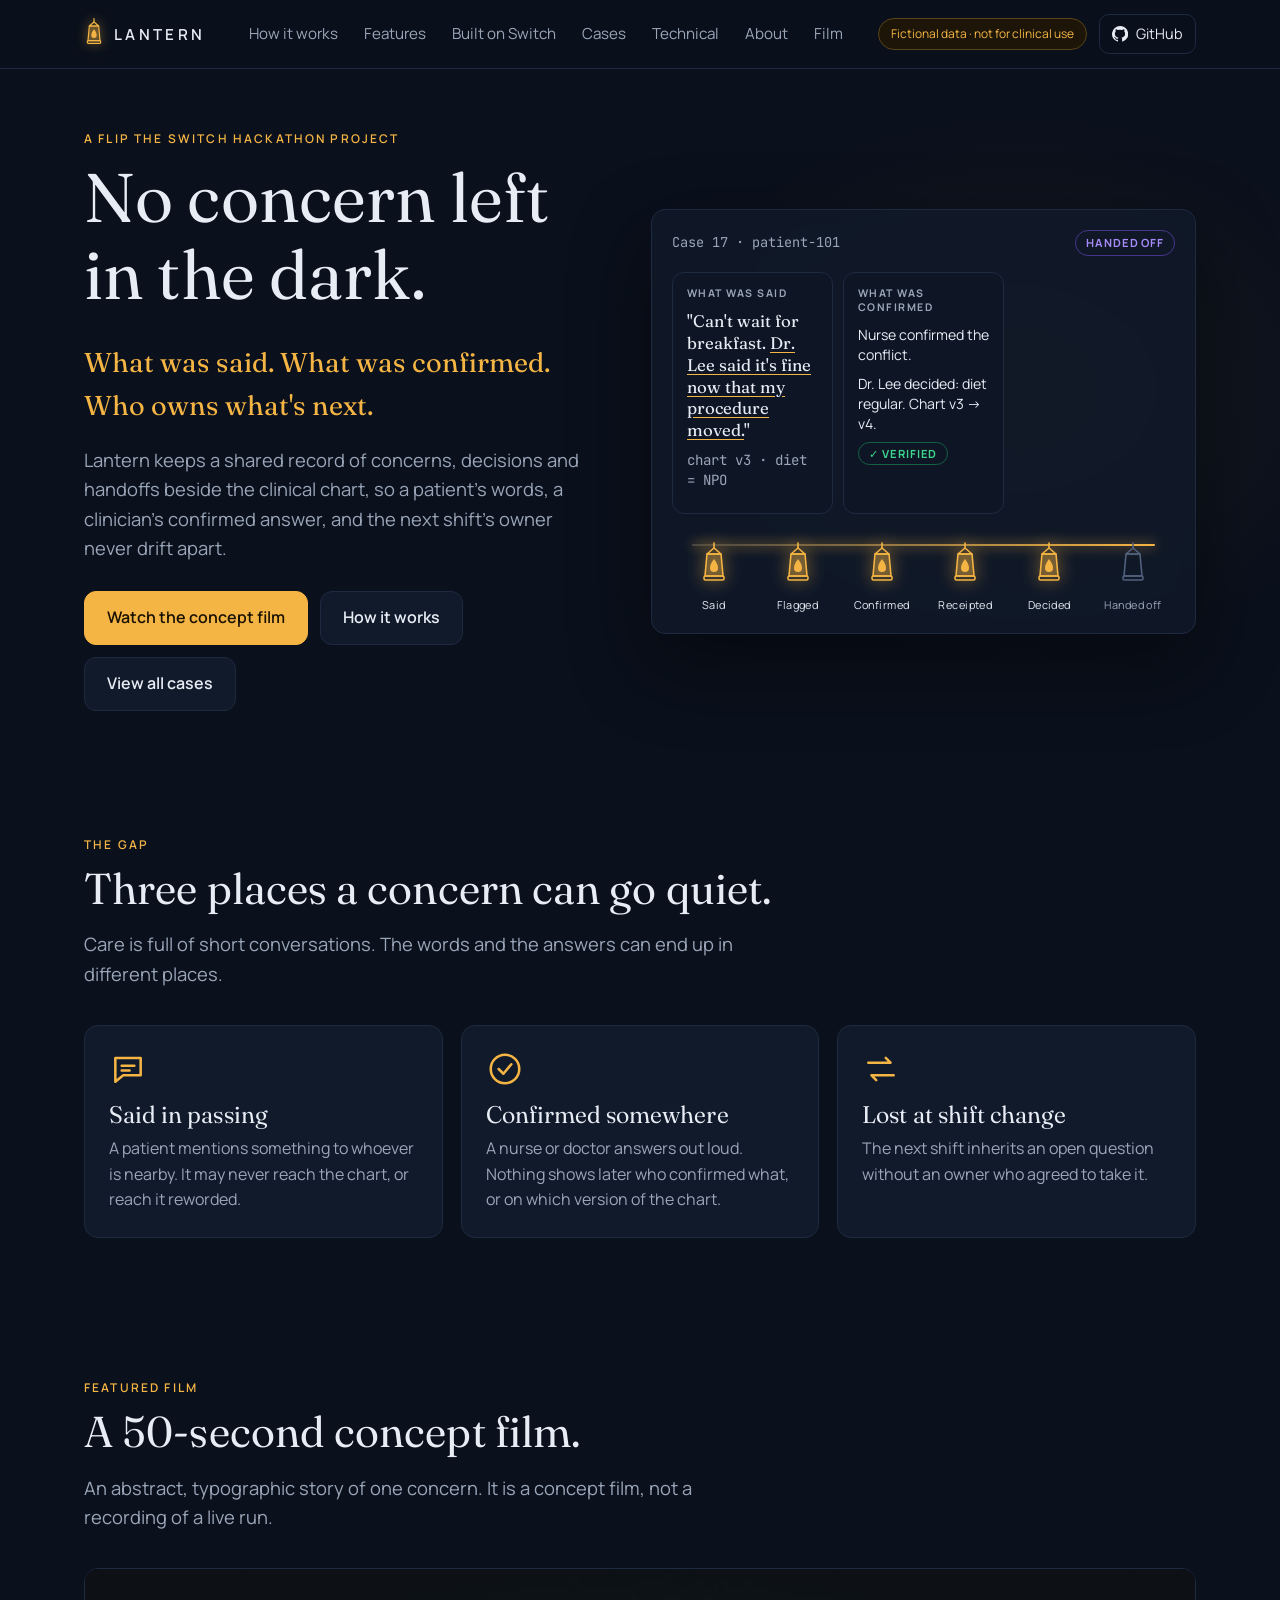
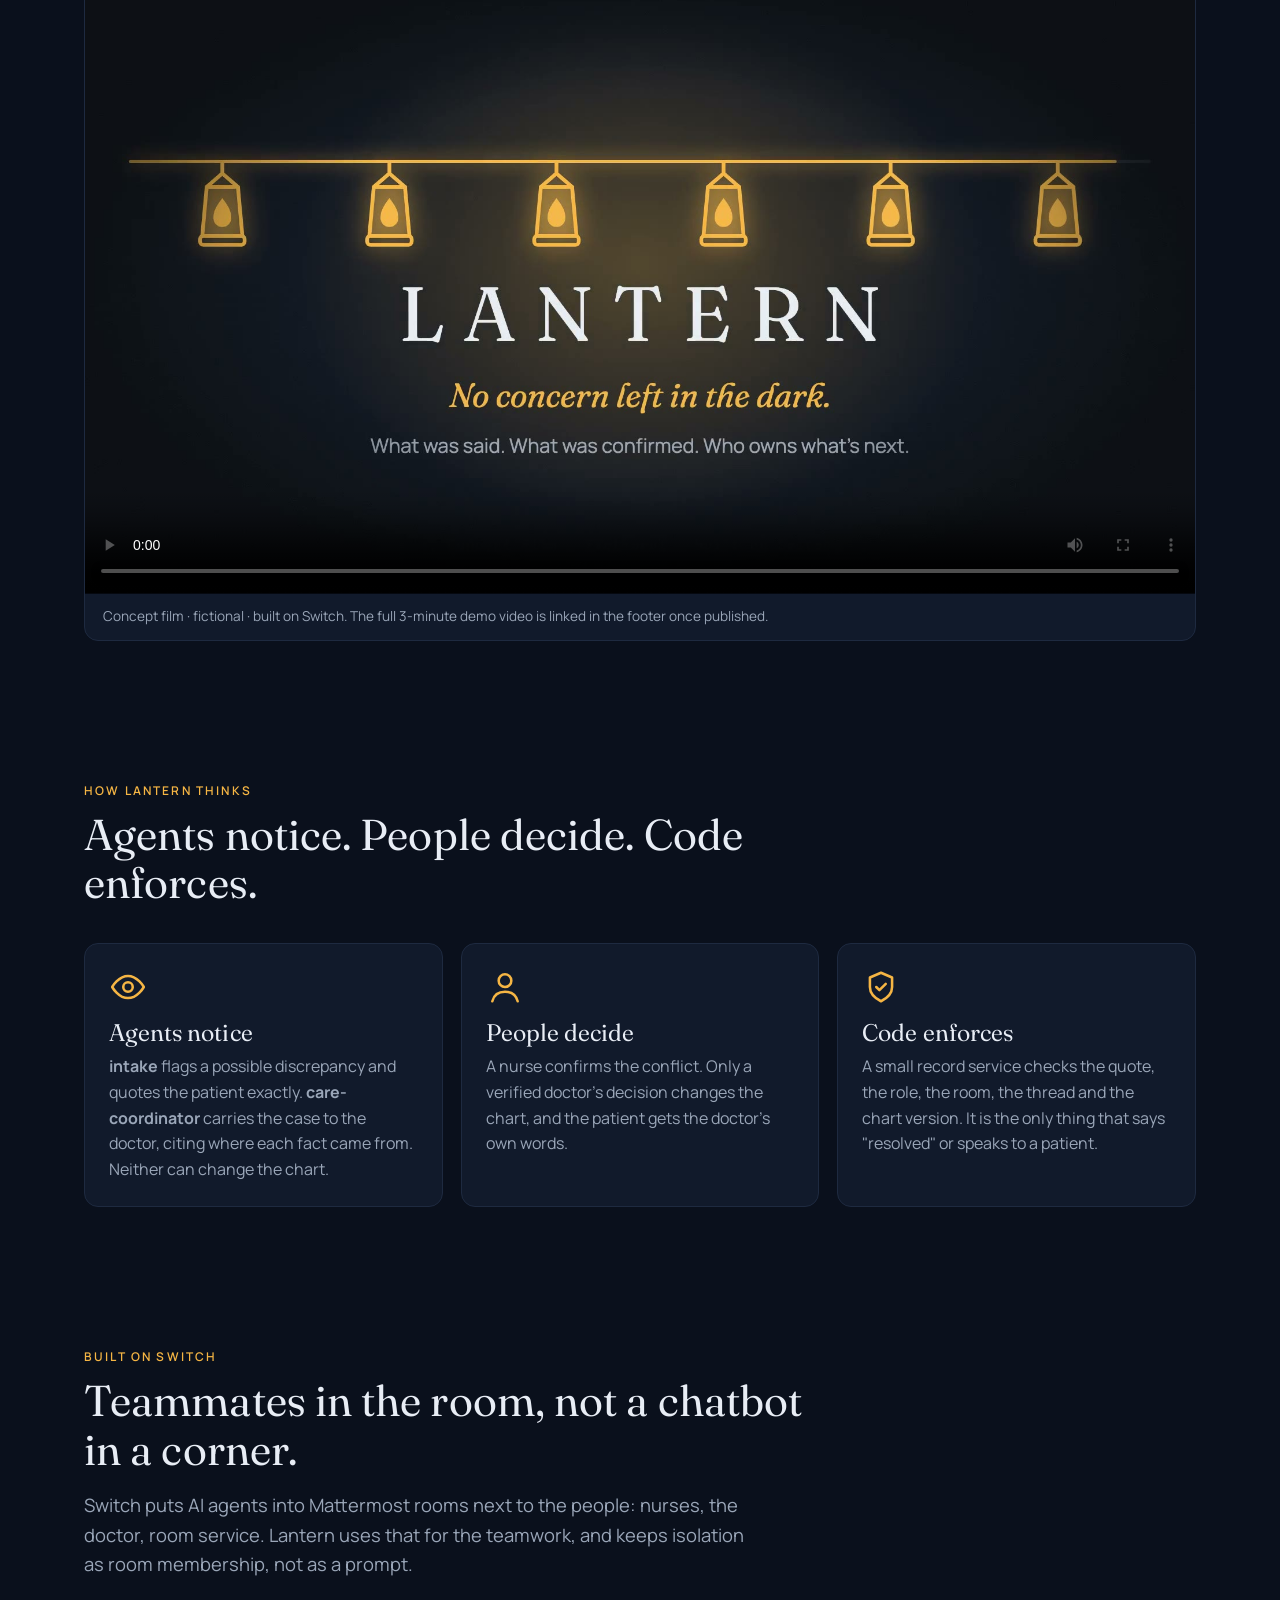
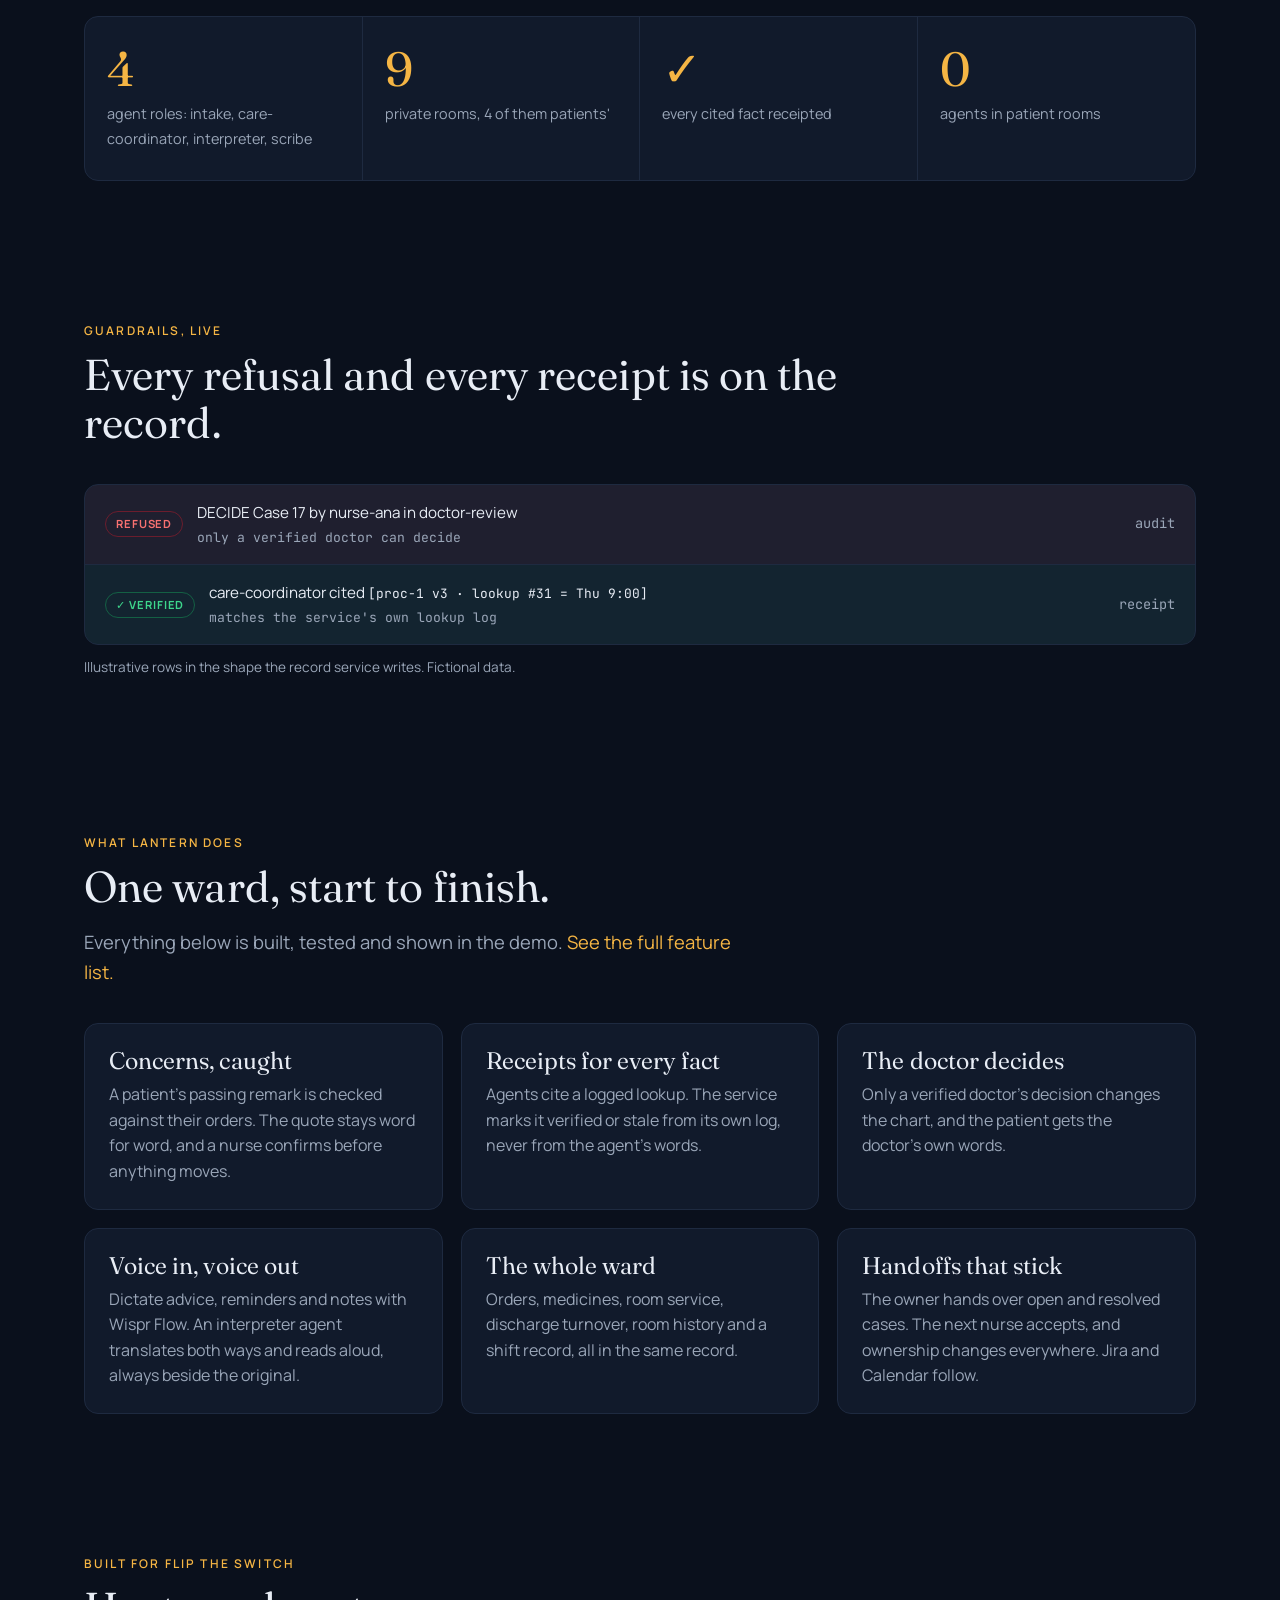
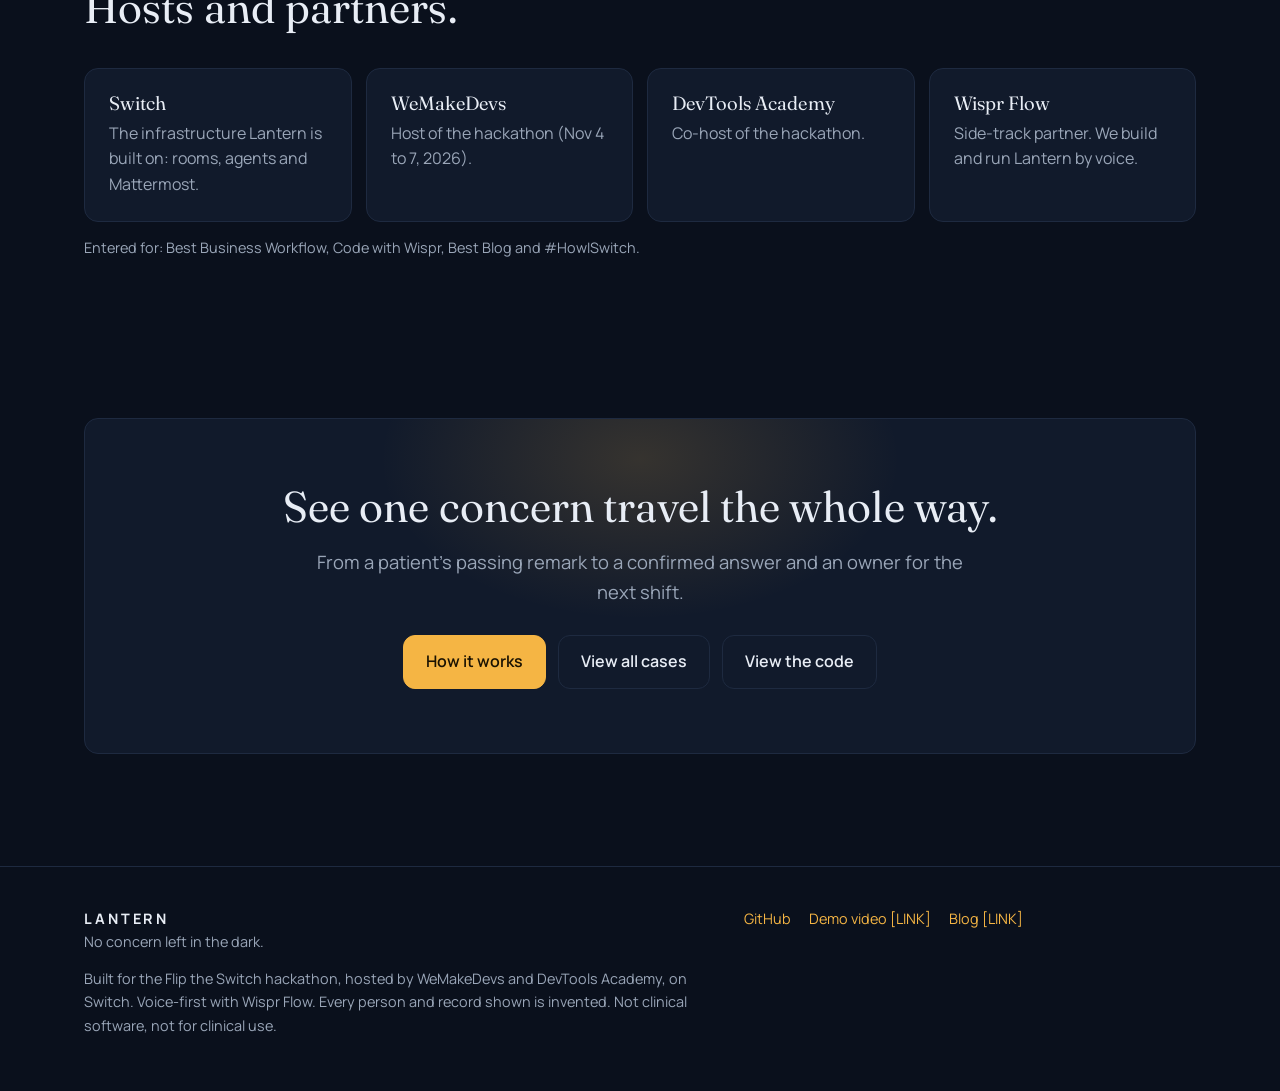
<file: site/index.html>
<!doctype html>
<html lang="en" class="no-js">
<head>
<meta charset="utf-8">
<meta name="viewport" content="width=device-width, initial-scale=1">
<title>Lantern · No concern left in the dark</title>
<meta name="description" content="Lantern keeps a shared record of concerns, decisions and handoffs beside the clinical chart. Fictional-data hackathon demo built on Switch.">
<meta name="theme-color" content="#0A101C">
<link rel="icon" href="data:image/svg+xml,%3Csvg xmlns='http://www.w3.org/2000/svg' viewBox='0 0 30 48'%3E%3Cpath d='M8 12h14l2 22H6z' fill='%23F5B544'/%3E%3Cpath d='M8 12l7-6 7 6' fill='none' stroke='%23F5B544' stroke-width='2'/%3E%3C/svg%3E">
<link rel="preconnect" href="https://fonts.googleapis.com"><link rel="preconnect" href="https://fonts.gstatic.com" crossorigin><link href="https://fonts.googleapis.com/css2?family=Fraunces:ital,opsz,wght@0,9..144,300..600;1,9..144,300..600&family=Manrope:wght@400;500;600;700&family=JetBrains+Mono:wght@400;600&display=swap" rel="stylesheet">
<link rel="stylesheet" href="styles.css">
<script>document.documentElement.className="js"</script>
</head>
<body>
<a class="skip" href="#main">Skip to content</a>
<header class="nav">
<div class="wrap">
  <a class="brand" href="index.html" aria-label="Lantern home"><span data-lantern style="display:inline-block;width:20px;height:32px"></span>LANTERN</a>
  <nav class="nav-links" id="navlinks" aria-label="Main">
    <a href="how-it-works.html">How it works</a>
    <a href="features.html">Features</a>
    <a href="built-on-switch.html">Built on Switch</a>
    <a href="cases.html">Cases</a>
    <a href="technical.html">Technical</a>
    <a href="about.html">About</a>
    <a href="index.html#film">Film</a>
    <a class="m-only" href="https://github.com/sivasuryachandran/Lantern">GitHub</a>
  </nav>
  <div class="nav-right">
    <span class="badge">Fictional data · not for clinical use</span>
    <a class="gh" href="https://github.com/sivasuryachandran/Lantern" aria-label="Lantern on GitHub"><svg width="16" height="16" viewBox="0 0 16 16" fill="currentColor" aria-hidden="true"><path d="M8 0a8 8 0 0 0-2.5 15.6c.4.1.5-.2.5-.4v-1.4c-2.2.5-2.7-1-2.7-1-.4-.9-.9-1.2-.9-1.2-.7-.5.1-.5.1-.5.8.1 1.2.8 1.2.8.7 1.200 1.900.9 2.300.7.1-.5.3-.9.5-1.100-1.800-.2-3.600-.9-3.600-4 0-.9.3-1.600.8-2.100-.1-.2-.4-1 .1-2.100 0 0 .7-.2 2.200.8a7.500 7.500 0 0 1 4 0c1.500-1 2.200-.8 2.200-.8.4 1.100.2 1.900.1 2.100.5.6.8 1.300.8 2.100 0 3.100-1.900 3.800-3.600 4 .3.3.6.8.6 1.500v2.200c0 .2.1.5.6.4A8 8 0 0 0 8 0z"/></svg>GitHub</a>
  </div>
  <button class="menu-btn" aria-expanded="false" aria-controls="navlinks">Menu</button>
</div>
<div class="m-strip"><span class="badge">Fictional data · not for clinical use</span></div>
</header>

<main id="main">
<section class="hero" id="hero" style="padding-top:64px">
  <div class="glow" aria-hidden="true"></div>
  <div class="wrap hero-grid">
    <div>
      <p class="eyebrow">A Flip the Switch hackathon project</p>
      <h1>No concern left in the dark.</h1>
      <p class="sub">What was said. What was confirmed. Who owns what's next.</p>
      <p class="lead">Lantern keeps a shared record of concerns, decisions and handoffs beside the clinical chart, so a patient's words, a clinician's confirmed answer, and the next shift's owner never drift apart.</p>
      <div class="actions">
        <a class="btn primary" href="#film">Watch the concept film</a>
        <a class="btn" href="how-it-works.html">How it works</a>
        <a class="btn" href="cases.html">View all cases</a>
      </div>
    </div>
    <div class="visual">
      <div class="case-card" role="group" aria-label="Case 17 summary: what was said, what was confirmed, who owns what's next">
        <div class="case-head"><span class="id">Case 17 · patient-101</span><span class="chip violet">HANDED OFF</span></div>
        <div class="cols">
          <div class="col"><h4>What was said</h4>
            <p class="q">"Can't wait for breakfast. <u>Dr. Lee said it's fine now that my procedure moved.</u>"</p>
            <p class="muted mono">chart v3 · diet = NPO</p></div>
          <div class="col"><h4>What was confirmed</h4>
            <p>Nurse confirmed the conflict.</p>
            <p>Dr. Lee decided: diet regular. Chart v3 → v4.</p>
            <p><span class="chip green">✓ VERIFIED</span></p></div>
          <div class="col"><h4>Who owns what's next</h4>
            <p>Following up: <b>nurse-ana</b></p>
            <p class="muted">Handoff accepted at shift change.</p>
            <p>Following up: <b>nurse-ben</b></p></div>
        </div>
        <div class="wire" data-wire="Said|Flagged|Confirmed|Receipted|Decided|Handed off" aria-label="Six lanterns lighting in order as the case moves from said to handed off"></div>
      </div>
    </div>
  </div>
</section>

<section aria-labelledby="gap">
  <div class="wrap">
    <div class="sec-head reveal"><p class="eyebrow">The gap</p><h2 id="gap">Three places a concern can go quiet.</h2>
    <p class="lead">Care is full of short conversations. The words and the answers can end up in different places.</p></div>
    <div class="grid3">
      <div class="card reveal"><svg class="ico" viewBox="0 0 24 24" fill="none" stroke="currentColor" stroke-width="1.6" stroke-linecap="round" stroke-linejoin="round" aria-hidden="true"><path d="M4 5h16v11H9l-5 4z"/><path d="M8 10h8M8 13h5"/></svg><h3>Said in passing</h3><p class="muted">A patient mentions something to whoever is nearby. It may never reach the chart, or reach it reworded.</p></div>
      <div class="card reveal"><svg class="ico" viewBox="0 0 24 24" fill="none" stroke="currentColor" stroke-width="1.6" stroke-linecap="round" stroke-linejoin="round" aria-hidden="true"><circle cx="12" cy="12" r="9"/><path d="m8 12 3 3 5-6"/></svg><h3>Confirmed somewhere</h3><p class="muted">A nurse or doctor answers out loud. Nothing shows later who confirmed what, or on which version of the chart.</p></div>
      <div class="card reveal"><svg class="ico" viewBox="0 0 24 24" fill="none" stroke="currentColor" stroke-width="1.6" stroke-linecap="round" stroke-linejoin="round" aria-hidden="true"><path d="M4 8h14l-3-3M20 16H6l3 3"/></svg><h3>Lost at shift change</h3><p class="muted">The next shift inherits an open question without an owner who agreed to take it.</p></div>
    </div>
  </div>
</section>

<section id="film" aria-labelledby="filmh">
  <div class="wrap">
    <div class="sec-head reveal"><p class="eyebrow">Featured film</p><h2 id="filmh">A 50-second concept film.</h2>
    <p class="lead">An abstract, typographic story of one concern. It is a concept film, not a recording of a live run.</p></div>
    <figure class="film reveal">
      <video controls preload="metadata" poster="../film/poster.jpg" aria-label="Lantern concept film">
        <source src="../film/lantern-film.mp4" type="video/mp4">
        Your browser can't play this video.
      </video>
      <figcaption>Concept film · fictional · built on Switch. The full 3-minute demo video is linked in the footer once published.</figcaption>
    </figure>
  </div>
</section>

<section aria-labelledby="think">
  <div class="wrap">
    <div class="sec-head reveal"><p class="eyebrow">How Lantern thinks</p><h2 id="think">Agents notice. People decide. Code enforces.</h2></div>
    <div class="grid3">
      <div class="card reveal"><svg class="ico" viewBox="0 0 24 24" fill="none" stroke="currentColor" stroke-width="1.6" stroke-linecap="round" stroke-linejoin="round" aria-hidden="true"><path d="M2 12s4-7 10-7 10 7 10 7-4 7-10 7S2 12 2 12z"/><circle cx="12" cy="12" r="3"/></svg><h3>Agents notice</h3><p class="muted"><b>intake</b> flags a possible discrepancy and quotes the patient exactly. <b>care-coordinator</b> carries the case to the doctor, citing where each fact came from. Neither can change the chart.</p></div>
      <div class="card reveal"><svg class="ico" viewBox="0 0 24 24" fill="none" stroke="currentColor" stroke-width="1.6" stroke-linecap="round" stroke-linejoin="round" aria-hidden="true"><circle cx="12" cy="8" r="4"/><path d="M4 21c1-4 4-6 8-6s7 2 8 6"/></svg><h3>People decide</h3><p class="muted">A nurse confirms the conflict. Only a verified doctor's decision changes the chart, and the patient gets the doctor's own words.</p></div>
      <div class="card reveal"><svg class="ico" viewBox="0 0 24 24" fill="none" stroke="currentColor" stroke-width="1.6" stroke-linecap="round" stroke-linejoin="round" aria-hidden="true"><path d="M12 3 5 6v6c0 4 3 7 7 9 4-2 7-5 7-9V6z"/><path d="m9 12 2 2 4-4"/></svg><h3>Code enforces</h3><p class="muted">A small record service checks the quote, the role, the room, the thread and the chart version. It is the only thing that says "resolved" or speaks to a patient.</p></div>
    </div>
  </div>
</section>

<section aria-labelledby="sw">
  <div class="wrap">
    <div class="sec-head reveal"><p class="eyebrow">Built on Switch</p><h2 id="sw">Teammates in the room, not a chatbot in a corner.</h2>
    <p class="lead">Switch puts AI agents into Mattermost rooms next to the people: nurses, the doctor, room service. Lantern uses that for the teamwork, and keeps isolation as room membership, not as a prompt.</p></div>
    <div class="stats reveal" role="list">
      <div class="stat" role="listitem"><b>4</b><span>agent roles: intake, care-coordinator, interpreter, scribe</span></div>
      <div class="stat" role="listitem"><b>9</b><span>private rooms, 4 of them patients'</span></div>
      <div class="stat" role="listitem"><b>✓</b><span>every cited fact receipted</span></div>
      <div class="stat" role="listitem"><b>0</b><span>agents in patient rooms</span></div>
    </div>
  </div>
</section>

<section aria-labelledby="guard">
  <div class="wrap">
    <div class="sec-head reveal"><p class="eyebrow">Guardrails, live</p><h2 id="guard">Every refusal and every receipt is on the record.</h2></div>
    <div class="feed reveal" role="list" aria-label="Example guardrail rows">
      <div class="feed-row bad" role="listitem"><span class="chip red">REFUSED</span><span class="what">DECIDE Case 17 by nurse-ana in doctor-review<span class="why">only a verified doctor can decide</span></span><span class="muted mono">audit</span></div>
      <div class="feed-row good" role="listitem"><span class="chip green">✓ VERIFIED</span><span class="what">care-coordinator cited <span class="mono">[proc-1 v3 · lookup #31 = Thu 9:00]</span><span class="why">matches the service's own lookup log</span></span><span class="muted mono">receipt</span></div>
    </div>
    <p class="muted" style="margin-top:12px;font-size:.85rem">Illustrative rows in the shape the record service writes. Fictional data.</p>
  </div>
</section>


<section aria-labelledby="what">
  <div class="wrap">
    <div class="sec-head reveal"><p class="eyebrow">What Lantern does</p><h2 id="what">One ward, start to finish.</h2>
    <p class="lead">Everything below is built, tested and shown in the demo. <a href="features.html">See the full feature list.</a></p></div>
    <div class="grid3">
      <div class="card reveal"><h3>Concerns, caught</h3><p class="muted">A patient's passing remark is checked against their orders. The quote stays word for word, and a nurse confirms before anything moves.</p></div>
      <div class="card reveal"><h3>Receipts for every fact</h3><p class="muted">Agents cite a logged lookup. The service marks it verified or stale from its own log, never from the agent's words.</p></div>
      <div class="card reveal"><h3>The doctor decides</h3><p class="muted">Only a verified doctor's decision changes the chart, and the patient gets the doctor's own words.</p></div>
      <div class="card reveal"><h3>Voice in, voice out</h3><p class="muted">Dictate advice, reminders and notes with Wispr Flow. An interpreter agent translates both ways and reads aloud, always beside the original.</p></div>
      <div class="card reveal"><h3>The whole ward</h3><p class="muted">Orders, medicines, room service, discharge turnover, room history and a shift record, all in the same record.</p></div>
      <div class="card reveal"><h3>Handoffs that stick</h3><p class="muted">The owner hands over open and resolved cases. The next nurse accepts, and ownership changes everywhere. Jira and Calendar follow.</p></div>
    </div>
  </div>
</section>

<section aria-labelledby="spons">
  <div class="wrap">
    <div class="sec-head reveal"><p class="eyebrow">Built for Flip the Switch</p><h2 id="spons">Hosts and partners.</h2></div>
    <div class="grid4 reveal" style="gap:14px">
      <div class="card"><h3 style="font-size:1.2rem">Switch</h3><p class="muted">The infrastructure Lantern is built on: rooms, agents and Mattermost.</p></div>
      <div class="card"><h3 style="font-size:1.2rem">WeMakeDevs</h3><p class="muted">Host of the hackathon (Nov 4 to 7, 2026).</p></div>
      <div class="card"><h3 style="font-size:1.2rem">DevTools Academy</h3><p class="muted">Co-host of the hackathon.</p></div>
      <div class="card"><h3 style="font-size:1.2rem">Wispr Flow</h3><p class="muted">Side-track partner. We build and run Lantern by voice.</p></div>
    </div>
    <p class="muted reveal" style="margin-top:14px;font-size:.9rem">Entered for: Best Business Workflow, Code with Wispr, Best Blog and #HowISwitch.</p>
  </div>
</section>

<section>
  <div class="wrap"><div class="cta reveal">
    <h2>See one concern travel the whole way.</h2>
    <p class="lead" style="margin:0 auto">From a patient's passing remark to a confirmed answer and an owner for the next shift.</p>
    <div class="actions"><a class="btn primary" href="how-it-works.html">How it works</a><a class="btn" href="cases.html">View all cases</a><a class="btn" href="https://github.com/sivasuryachandran/Lantern">View the code</a></div>
  </div></div>
</section>
</main>
<footer>
<div class="wrap">
  <div>
    <p><b style="color:var(--ink);letter-spacing:.2em">LANTERN</b><br>No concern left in the dark.</p>
    <p>Built for the Flip the Switch hackathon, hosted by WeMakeDevs and DevTools Academy, on Switch. Voice-first with Wispr Flow. Every person and record shown is invented. Not clinical software, not for clinical use.</p>
  </div>
  <ul aria-label="Links">
    <li><a href="https://github.com/sivasuryachandran/Lantern">GitHub</a></li>
    <li><a href="#" data-placeholder>Demo video [LINK]</a></li>
    <li><a href="#" data-placeholder>Blog [LINK]</a></li>
  </ul>
</div>
</footer>
<script src="app.js"></script>
</body>
</html>
</file>
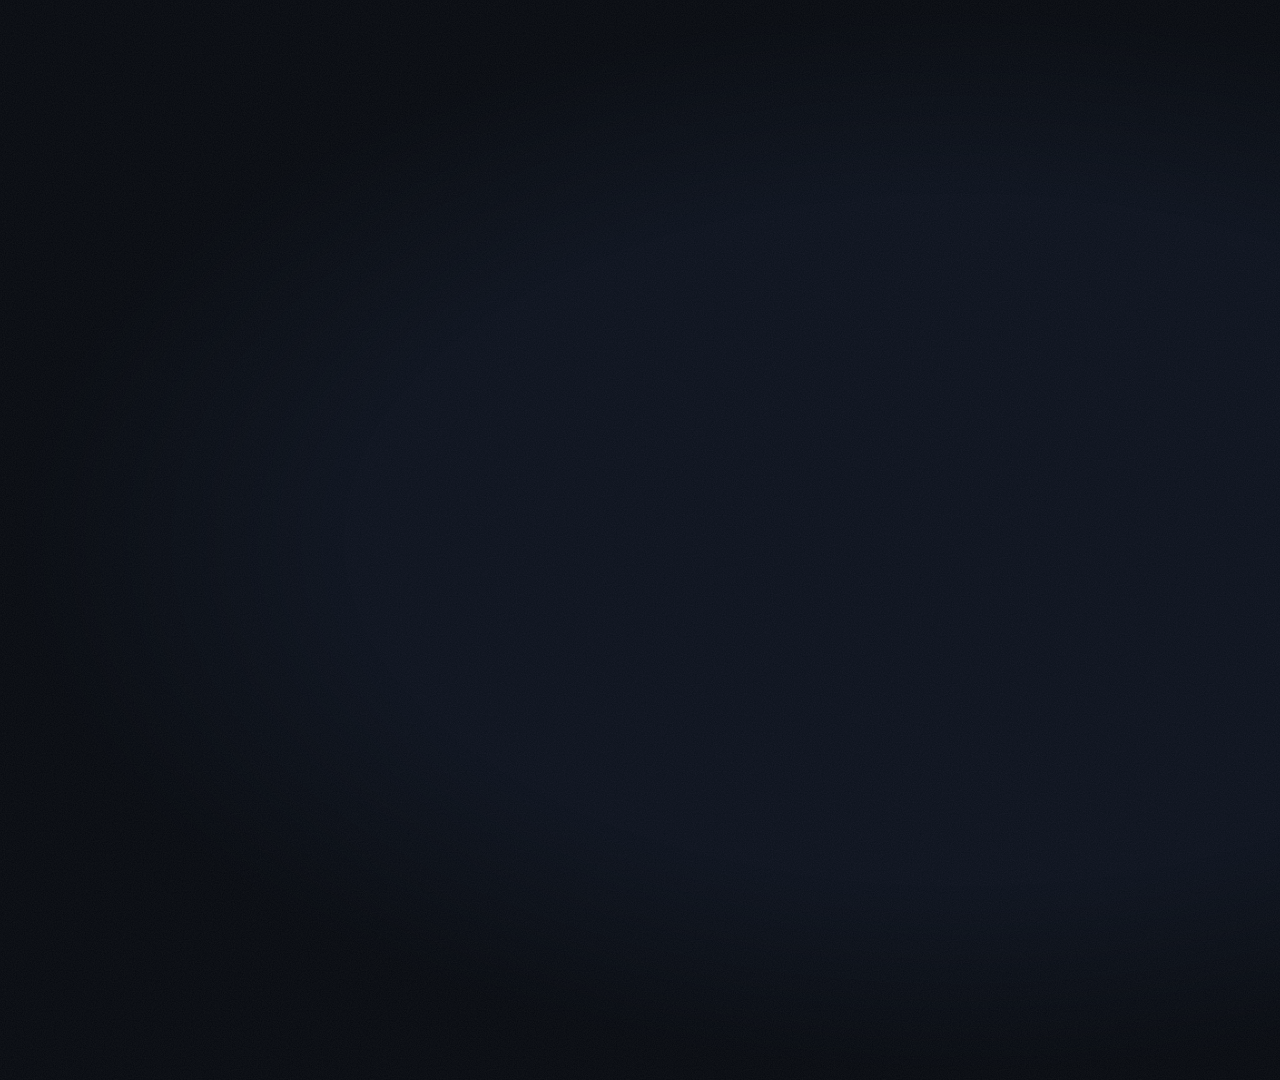
<file: demo-video/cards.html>
<!doctype html>
<html lang="en">
<head>
<meta charset="utf-8">
<title>Lantern demo cards</title>
<link rel="preconnect" href="https://fonts.googleapis.com"><link rel="preconnect" href="https://fonts.gstatic.com" crossorigin>
<link href="https://fonts.googleapis.com/css2?family=Fraunces:ital,opsz,wght@0,9..144,300..600;1,9..144,300..600&family=Manrope:wght@400;500;600;700&family=JetBrains+Mono:wght@400;600&display=swap" rel="stylesheet">
<style>
/* Code-made cards for the 3-minute demo. Every frame is a pure function of t: window.setT(t). Pick a card with ?card=title|brand|rooms|flow|end */
:root{--bg:#0A101C;--panel:#111A2B;--line:#1E2A40;--ink:#E8EDF5;--muted:#9AA6B8;--amber:#F5B544;--green:#3DD68C;--cyan:#4CC9F0;--violet:#A78BFA;--red:#F87171}
html,body{margin:0;background:#000}
#stage{position:relative;width:1920px;height:1080px;overflow:hidden;background:var(--bg);font-family:Manrope,system-ui,sans-serif;color:var(--ink)}
.abs{position:absolute}.serif{font-family:Fraunces,"Iowan Old Style",Georgia,serif;font-variation-settings:"opsz" 48;font-weight:380}.mono{font-family:"JetBrains Mono",ui-monospace,Menlo,monospace}
.card{position:absolute;inset:0;visibility:hidden}
.panel{background:var(--panel);border:2px solid var(--line);border-radius:26px;box-sizing:border-box}
.pill{display:inline-block;padding:8px 18px;border-radius:99px;border:2px solid var(--line);font-size:26px;font-weight:600;background:#0E1626}
.pill.agent{color:var(--cyan);border-color:#17586a}.pill.person{color:var(--ink)}
#grain{position:absolute;inset:-256px;opacity:.06;mix-blend-mode:screen;background-image:url("data:image/svg+xml;utf8,<svg xmlns='http://www.w3.org/2000/svg' width='256' height='256'><filter id='n'><feTurbulence type='fractalNoise' baseFrequency='.9' numOctaves='2' stitchTiles='stitch'/><feColorMatrix values='0 0 0 0 1  0 0 0 0 1  0 0 0 0 1  0 0 0 1 0'/></filter><rect width='256' height='256' filter='url(%23n)'/></svg>");pointer-events:none}
#vig{position:absolute;inset:0;background:radial-gradient(closest-side at 50% 50%,rgba(0,0,0,0) 64%,rgba(0,0,0,.5));pointer-events:none}
#fine{position:absolute;right:48px;bottom:30px;font:500 22px Manrope,sans-serif;color:#6f7c93}
.tile{position:absolute;padding:26px 30px}
.tile h3{margin:0;font:600 36px "JetBrains Mono",monospace}
.tile p{margin:8px 0 0;color:var(--muted);font-size:24px}
.node{position:absolute;box-sizing:border-box;border:2px solid var(--line);border-radius:20px;background:var(--panel);padding:16px 22px}
.node b{display:block;font-size:30px;font-weight:600}
.node span{display:block;font-size:22px;color:var(--muted);margin-top:4px}
.node.agent{border-color:#17586a}.node.agent b{color:var(--cyan)}
.node.svc{border-color:#6b4d16}.node.svc b{color:var(--amber)}
</style>
</head>
<body>
<div id="stage">
  <!-- 1 title: the quote against the chart -->
  <div id="c-title" class="card">
    <div id="tq" class="abs panel" style="left:150px;top:360px;width:800px;height:300px;padding:36px 44px;border-radius:40px 40px 40px 8px">
      <div class="mono" style="font-size:24px;color:var(--muted);margin-bottom:16px">patient-101 · 6:40 AM · fictional</div>
      <div id="tqText" class="serif" style="font-size:46px;line-height:1.22;font-style:italic"></div></div>
    <div id="tchip" class="abs panel" style="left:1090px;top:420px;width:680px;height:180px;padding:30px 44px">
      <div class="mono" style="font-size:24px;color:var(--muted)">chart · ord-diet-1</div>
      <div class="mono" style="font-size:50px;font-weight:600;margin-top:12px;white-space:nowrap">Diet order: NPO · v3</div></div>
    <svg class="abs" width="1920" height="1080" style="left:0;top:0"><path id="tline" d="M950 510 C 1010 450, 1030 570, 1090 510" fill="none" stroke="#F5B544" stroke-width="5" stroke-linecap="round" pathLength="1" stroke-dasharray="1" stroke-dashoffset="1"/></svg>
    <div id="tcap" class="abs serif" style="left:0;right:0;top:800px;text-align:center;font-size:64px">What she heard ≠ what the chart says</div>
  </div>

  <!-- 2 brand: LANTERN + tagline -->
  <div id="c-brand" class="card">
    <div id="bwire" class="abs" style="left:960px;top:200px"></div>
    <div id="bword" class="abs serif" style="left:0;right:0;top:400px;text-align:center;font-size:170px;line-height:1;letter-spacing:.26em;padding-left:.26em">LANTERN</div>
        <div class="abs" style="left:0;right:0;top:640px;text-align:center;font-size:58px;line-height:1.3">
      <span id="p1" class="serif" style="opacity:0">What was said.</span> <span id="p2" class="serif" style="opacity:0;margin:0 14px">What was confirmed.</span> <span id="p3" class="serif" style="opacity:0">Who owns what's next.</span></div>
  </div>

  <!-- 3 rooms: layout C. Phase A: agents + team -> Switch -> real tasks. Phase B: the ward's nine rooms -->
  <div id="c-rooms" class="card">
    <div id="hub">
      <div id="htitle" class="abs serif" style="left:0;right:0;top:80px;text-align:center;font-size:64px">Switch turns agents into teammates</div>
      <div id="hAg" class="abs panel" style="left:110px;top:250px;width:520px;height:330px;padding:28px 34px">
        <div style="font-size:24px;color:var(--muted);letter-spacing:.12em">AI AGENTS</div>
        <div style="margin-top:22px"><span class="pill agent" style="font-size:32px">intake</span></div>
        <div style="margin-top:14px"><span class="pill agent" style="font-size:32px">care-coordinator</span></div>
        <div style="margin-top:18px;font-size:22px;color:var(--muted)">staff rooms only</div></div>
      <div id="hTeam" class="abs panel" style="left:110px;top:620px;width:520px;height:300px;padding:28px 34px">
        <div style="font-size:24px;color:var(--muted);letter-spacing:.12em">YOUR TEAM</div>
        <div style="margin-top:20px;display:flex;gap:10px;flex-wrap:wrap"><span class="pill person">Nurse Ana</span><span class="pill person">Nurse Ben</span><span class="pill person">Dr. Lee</span><span class="pill person">Sam · room service</span><span class="pill person">patients</span></div></div>
      <div id="hSw" class="abs node agent" style="left:760px;top:430px;width:420px;height:250px;padding:24px 28px"><b style="font-size:46px">Switch</b><span style="font-size:24px;margin-top:10px">rooms · threads · roles · addressing</span><span style="font-size:22px">Mattermost</span></div>
      <div id="hOut" class="abs panel" style="left:1310px;top:330px;width:500px;height:430px;padding:28px 34px">
        <div style="font-size:24px;color:var(--muted);letter-spacing:.12em">REAL TASKS, DONE</div>
        <div style="margin-top:22px;font-size:30px;line-height:1.5">Case resolved by the doctor<br>Tray delivered, recorded<br>Medicine given, recorded<br>Shift handed to the next nurse</div></div>
      <svg class="abs" width="1920" height="1080" style="left:0;top:0">
        <path id="h1" d="M630 415 C 700 415, 700 520, 760 520" stroke="#4CC9F0" stroke-width="4" fill="none" pathLength="1" stroke-dasharray="1" stroke-dashoffset="1"/>
        <path id="h2" d="M630 770 C 700 770, 700 600, 760 600" stroke="#E8EDF5" stroke-width="4" fill="none" pathLength="1" stroke-dasharray="1" stroke-dashoffset="1"/>
        <path id="h3" d="M1180 555 H1310" stroke="#F5B544" stroke-width="4" fill="none" pathLength="1" stroke-dasharray="1" stroke-dashoffset="1"/></svg>
    </div>
    <div id="ward">
      <div id="rtitle" class="abs serif" style="left:0;right:0;top:50px;text-align:center;font-size:54px">One ward: nine rooms, two AI agents, agents never in a patient room</div>
      <div class="abs mono" style="left:90px;top:150px;font-size:22px;color:var(--muted);letter-spacing:.1em">PATIENT ROOMS</div>
      <div class="abs mono" style="left:700px;top:150px;font-size:22px;color:var(--muted);letter-spacing:.1em">STAFF ROOMS</div>
      <div class="abs mono" style="left:1330px;top:150px;font-size:22px;color:var(--muted);letter-spacing:.1em">WARD FEEDS</div>
      <div id="p1" class="tile panel" style="left:90px;top:190px;width:470px;height:130px;border-style:dashed;padding:18px 26px"><h3 style="font-size:30px">patient-101</h3><p style="font-size:22px">no agents</p></div>
      <div id="p2" class="tile panel" style="left:90px;top:345px;width:470px;height:130px;border-style:dashed;padding:18px 26px"><h3 style="font-size:30px">patient-102</h3><p style="font-size:22px">no agents</p></div>
      <div id="p3" class="tile panel" style="left:90px;top:500px;width:470px;height:130px;border-style:dashed;padding:18px 26px"><h3 style="font-size:30px">patient-103</h3><p style="font-size:22px">no agents</p></div>
      <div id="p4" class="tile panel" style="left:90px;top:655px;width:470px;height:130px;border-style:dashed;padding:18px 26px"><h3 style="font-size:30px">patient-104</h3><p style="font-size:22px">no agents</p></div>
      <div id="r3" class="tile panel" style="left:700px;top:190px;width:540px;height:290px;padding:24px 28px"><h3 style="font-size:32px">nurse-station</h3>
        <div style="margin-top:16px;display:flex;gap:10px;flex-wrap:wrap"><span class="pill person">Ana</span><span class="pill person">Ben</span><span class="pill agent">intake</span><span class="pill agent">care-coordinator</span></div></div>
      <div id="r4" class="tile panel" style="left:700px;top:500px;width:540px;height:285px;padding:24px 28px"><h3 style="font-size:32px">doctor-review</h3>
        <div style="margin-top:16px;display:flex;gap:10px;flex-wrap:wrap"><span class="pill person">Dr. Lee</span><span class="pill person">Ana</span><span class="pill agent">care-coordinator</span></div></div>
      <div id="f1" class="tile panel" style="left:1330px;top:190px;width:500px;height:150px;padding:18px 26px"><h3 style="font-size:30px">orders</h3><p style="font-size:22px">every chart change</p></div>
      <div id="f2" class="tile panel" style="left:1330px;top:365px;width:500px;height:150px;padding:18px 26px"><h3 style="font-size:30px">medication</h3><p style="font-size:22px">every dose given</p></div>
      <div id="f3" class="tile panel" style="left:1330px;top:540px;width:500px;height:245px;padding:18px 26px"><h3 style="font-size:30px">room-service</h3><p style="font-size:22px">tray and turnover tasks</p>
        <div style="margin-top:14px;display:flex;gap:10px"><span class="pill person" style="font-size:22px">Sam</span><span class="pill person" style="font-size:22px">Rita</span></div></div>
      <div id="rsvc" class="abs node svc" style="left:90px;top:850px;width:1740px;height:130px"><b>Lantern service</b><span>code, not AI · SQLite record · forwards, opens case threads, logs lookups, checks decisions, opens and closes room tasks</span></div>
      <svg class="abs" width="1920" height="1080" style="left:0;top:0"><g id="rdots" stroke="#F5B544" stroke-width="3" stroke-dasharray="4 10" fill="none"><path d="M325 785 V850"/><path d="M970 785 V850"/><path d="M1580 785 V850"/></g></svg>
    </div>
  </div>

  <!-- 4 flow: technical diagram -->
  <div id="c-flow" class="card">
    <div id="ftitle" class="abs serif" style="left:140px;top:60px;font-size:60px">Under the hood</div>
    <div id="fA" class="node" style="left:120px;top:210px;width:380px;height:110px"><b>patient-101</b><span>Mattermost post</span></div>
    <div id="fB" class="node svc" style="left:740px;top:210px;width:420px;height:110px"><b>Lantern service</b><span>Python · forwards · opens cases</span></div>
    <div id="fBdb" class="node svc" style="left:740px;top:380px;width:420px;height:200px"><b style="font-size:26px">SQLite record</b><span>cases · chart v3/v4 · lookups · audit</span><span style="color:var(--amber);margin-top:14px">verify author · role · room · thread · chart version</span></div>
    <div id="fC" class="node" style="left:1400px;top:190px;width:380px;height:100px"><b>nurse-station</b><span>Switch room</span></div>
    <div id="fD" class="node agent" style="left:1400px;top:340px;width:380px;height:100px"><b>intake agent</b><span>via Switch · claim card</span></div>
    <div id="fE" class="node" style="left:1400px;top:490px;width:380px;height:100px"><b>Case 17 thread</b><span>nurse replies CONFIRM</span></div>
    <div id="fF" class="node agent" style="left:1400px;top:640px;width:380px;height:100px"><b>care-coordinator</b><span>via Switch · cited facts</span></div>
    <div id="fG" class="node" style="left:740px;top:790px;width:420px;height:110px"><b>doctor-review thread</b><span>Dr. Lee: DECIDE · nurse-ben: ACCEPT</span></div>
    <div id="fH" class="node" style="left:90px;top:790px;width:550px;height:110px"><b style="white-space:nowrap">patient gets the doctor's words</b><span>owner line updates</span></div>
    <div id="fSw" class="abs" style="left:1330px;top:112px;width:520px;text-align:center"><span class="pill agent" style="font-size:24px;white-space:nowrap">Switch · rooms, threads, roles</span></div>
    <svg class="abs" width="1920" height="1080" style="left:0;top:0;overflow:visible">
      <defs><marker id="ah" viewBox="0 0 10 10" refX="9" refY="5" markerWidth="7" markerHeight="7" orient="auto-start-reverse"><path d="M0 0L10 5L0 10z" fill="context-stroke"/></marker></defs>
      <path id="a1" d="M500 265 H740" stroke="#E8EDF5" stroke-width="4" fill="none" marker-end="url(#ah)" pathLength="1" stroke-dasharray="1" stroke-dashoffset="1"/>
      <path id="a2" d="M1160 240 H1400" stroke="#F5B544" stroke-width="4" fill="none" marker-end="url(#ah)" pathLength="1" stroke-dasharray="1" stroke-dashoffset="1"/>
      <path id="a3" d="M1590 290 V340" stroke="#4CC9F0" stroke-width="4" fill="none" marker-end="url(#ah)" pathLength="1" stroke-dasharray="1" stroke-dashoffset="1"/>
      <path id="a4" d="M1590 440 V490" stroke="#4CC9F0" stroke-width="4" fill="none" marker-end="url(#ah)" pathLength="1" stroke-dasharray="1" stroke-dashoffset="1"/>
      <path id="a5" d="M1590 590 V640" stroke="#E8EDF5" stroke-width="4" fill="none" marker-end="url(#ah)" pathLength="1" stroke-dasharray="1" stroke-dashoffset="1"/>
      <path id="a6" d="M1400 700 H1280 Q1160 700 1160 790" stroke="#4CC9F0" stroke-width="4" fill="none" marker-end="url(#ah)" pathLength="1" stroke-dasharray="1" stroke-dashoffset="1"/>
      <path id="a7" d="M950 790 V580" stroke="#F5B544" stroke-width="4" fill="none" marker-end="url(#ah)" pathLength="1" stroke-dasharray="1" stroke-dashoffset="1"/>
      <path id="a9" d="M740 470 H650" stroke="#F5B544" stroke-width="4" fill="none" marker-end="url(#ah)" pathLength="1" stroke-dasharray="1" stroke-dashoffset="1"/>
      <path id="a8" d="M740 845 H640" stroke="#F5B544" stroke-width="4" fill="none" marker-end="url(#ah)" pathLength="1" stroke-dasharray="1" stroke-dashoffset="1"/>
    </svg>
    <div id="fSwBox" class="abs" style="left:1370px;top:150px;width:440px;height:610px;border:3px dashed #17586a;border-radius:28px;opacity:0"></div>
    <div id="fFeeds" class="abs" style="left:90px;top:400px;width:560px">
      <div class="node" style="position:relative;margin-bottom:16px"><b>orders</b><span>chart v3 → v4, who decided</span></div>
      <div class="node" style="position:relative;margin-bottom:16px"><b>medication</b><span>doses given, apart from orders</span></div>
      <div class="node" style="position:relative"><b>room-service</b><span>tray task · Sam closes with DONE</span></div></div>
    <div id="fleg" class="abs" style="left:120px;top:960px;font-size:24px;color:var(--muted)"><span style="color:var(--ink)">●</span> human post &nbsp; <span style="color:var(--cyan)">●</span> agent path &nbsp; <span style="color:var(--amber)">●</span> Lantern service check</div>
  </div>

  <!-- 5 end card -->
  <div id="c-end" class="card">
    <div class="abs serif" style="left:0;right:0;top:250px;text-align:center;font-size:76px;line-height:1.25;font-style:italic">
      <span id="e1" style="opacity:0;color:var(--cyan)">Agents notice.</span> <span id="e2" style="opacity:0;color:var(--ink)">People decide.</span> <span id="e3" style="opacity:0;color:var(--amber)">Code enforces.</span></div>
    <div id="eword" class="abs serif" style="left:0;right:0;top:470px;text-align:center;font-size:150px;line-height:1;letter-spacing:.26em;padding-left:.26em">LANTERN</div>
    <div id="etag" class="abs" style="left:0;right:0;top:660px;text-align:center;font-size:36px;color:var(--muted)">What was said. What was confirmed. Who owns what's next.</div>
    <div id="edisc" class="abs" style="left:240px;right:240px;top:850px;text-align:center;font-size:25px;line-height:1.5;color:#8793a8">Agent replies, checks and dashboard updates are live. Human roles were played from scripts/demo_driver.py. Fictional data, not for clinical use.</div>
  </div>

  <div id="vig"></div><div id="grain"></div>
  <div id="fine">Fictional data · not for clinical use</div>
</div>
<script>
const $=id=>document.getElementById(id);
const clamp=(x,a=0,b=1)=>Math.min(b,Math.max(a,x));
const ramp=(t,a,b)=>clamp((t-a)/(b-a));
const ease=p=>p<.5?4*p*p*p:1-Math.pow(-2*p+2,3)/2;
const eo=p=>1-Math.pow(1-p,3);
const mix=(a,b,p)=>a+(b-a)*p;
const fade=(t,a,b,fi=.6,fo=.6)=>ease(ramp(t,a,a+fi))*(1-ease(ramp(t,b-fo,b)));
const show=(id,o)=>{$(id).style.opacity=o};
const draw=(id,p)=>{$(id).style.strokeDashoffset=1-p};
const CARD=new URLSearchParams(location.search).get('card')||'title';
for(const c of ['title','brand','rooms','flow','end']) $('c-'+c).style.visibility=(c===CARD)?'visible':'hidden';

const LAN='<svg viewBox="0 0 30 48" width="100%" height="100%" style="overflow:visible"><path class="f" d="M15 1v5"/><path class="f" d="M8 12 15 6l7 6z"/><path class="f g" d="M8 12h14l2 22H6z"/><path class="fl" d="M15 17c3 4 4 6 4 9a4 4 0 0 1-8 0c0-3 1-5 4-9z"/><rect class="f" x="5" y="34" width="20" height="4" rx="1.5"/></svg>';
function paint(el,p){const col=`rgb(${Math.round(mix(82,245,p))},${Math.round(mix(97,181,p))},${Math.round(mix(125,68,p))})`;
 el.querySelectorAll('.f').forEach(n=>{n.setAttribute('fill','none');n.setAttribute('stroke',col);n.setAttribute('stroke-width','1.7');n.setAttribute('stroke-linejoin','round');n.setAttribute('stroke-linecap','round')});
 el.querySelectorAll('.g').forEach(n=>n.setAttribute('fill',`rgba(245,181,68,${.28*p})`));
 el.querySelectorAll('.fl').forEach(n=>{n.setAttribute('fill','#F5B544');n.setAttribute('opacity',p)});
 el.style.filter=p>.01?`drop-shadow(0 0 ${Math.round(16*p)}px rgba(245,181,68,${(.7*p).toFixed(2)}))`:'none'}
const bw=$('bwire'),bl=[];
for(let i=0;i<6;i++){const d=document.createElement('div');d.className='abs';d.style.cssText=`left:${(i-2.5)*150-30}px;top:0;width:60px;height:96px`;d.innerHTML=LAN;bw.appendChild(d);bl.push(d)}
bw.insertAdjacentHTML('afterbegin','<div class="abs" style="left:-440px;top:0;width:880px;height:3px;background:#1E2A40"></div>');
const QUOTE="“Can't wait for breakfast. Dr. Lee said it's fine now that my procedure moved.”";

const SCENES={
 title(t){ // 6 s
  const o=fade(t,0,6,.4,.5);$('c-title').style.opacity=o;
  const n=Math.floor(QUOTE.length*eo(ramp(t,.5,3.2)));$('tqText').textContent=QUOTE.slice(0,n);
  show('tq',ease(ramp(t,.2,.9)));show('tchip',ease(ramp(t,2.8,3.6)));
  const lk=eo(ramp(t,3.5,4.5));draw('tline',lk);const pl=lk>=1?.8+.2*Math.sin((t-4.5)*6):1;
  $('tline').style.opacity=pl;$('tline').style.filter=`drop-shadow(0 0 ${6+10*pl}px #F5B544)`;
  show('tcap',ease(ramp(t,4.2,5.0)));},
 brand(t){ // 10 s
  $('c-brand').style.opacity=fade(t,0,10,.8,.8);
  show('bword',ease(ramp(t,.8,2.4)));
  show('p1',ease(ramp(t,3.0,4.0)));show('p2',ease(ramp(t,4.6,5.6)));show('p3',ease(ramp(t,6.2,7.2)));
  bl.forEach((l,i)=>paint(l,ease(ramp(t,3.0+i*.6,3.8+i*.6))));},
 rooms(t){ // 28 s
  $('c-rooms').style.opacity=fade(t,0,28,.5,.6);
  const hub=1-ease(ramp(t,7.4,8.6)), ward=ease(ramp(t,8.0,9.2));
  $('hub').style.opacity=hub;$('ward').style.opacity=ward;
  show('htitle',ease(ramp(t,.3,1.1)));show('hAg',ease(ramp(t,1.0,1.8)));show('hTeam',ease(ramp(t,1.6,2.4)));
  show('hSw',ease(ramp(t,3.0,3.8)));draw('h1',eo(ramp(t,3.6,4.6)));draw('h2',eo(ramp(t,4.0,5.0)));
  show('hOut',ease(ramp(t,5.2,6.0)));draw('h3',eo(ramp(t,5.4,6.4)));
  ['p1','p2','p3','p4'].forEach((id,i)=>show(id,eo(ramp(t,9.0+i*.5,9.8+i*.5))));
  show('r3',eo(ramp(t,11.4,12.2)));show('r4',eo(ramp(t,12.4,13.2)));
  ['f1','f2','f3'].forEach((id,i)=>show(id,eo(ramp(t,14.4+i*.7,15.2+i*.7))));
  show('rsvc',ease(ramp(t,17.5,18.5)));$('rdots').style.opacity=ease(ramp(t,18.5,20));
  show('rtitle',ease(ramp(t,8.6,9.6)));},
 flow(t){ // 28 s
  $('c-flow').style.opacity=fade(t,0,28,.5,.7);
  show('ftitle',ease(ramp(t,.2,1.0)));show('fA',ease(ramp(t,.8,1.6)));show('fB',ease(ramp(t,1.0,1.8)));show('fBdb',ease(ramp(t,15.6,16.6)));
  draw('a1',eo(ramp(t,1.8,2.8)));
  show('fC',ease(ramp(t,3.0,3.8)));draw('a2',eo(ramp(t,3.2,4.2)));
  show('fSw',ease(ramp(t,5.0,5.8)));
  show('fD',ease(ramp(t,6.0,6.8)));draw('a3',eo(ramp(t,6.2,7.0)));
  show('fE',ease(ramp(t,8.0,8.8)));draw('a4',eo(ramp(t,8.2,9.0)));
  show('fF',ease(ramp(t,10.0,10.8)));draw('a5',eo(ramp(t,10.2,11.0)));
  show('fG',ease(ramp(t,12.0,12.8)));draw('a6',eo(ramp(t,12.2,13.4)));
  draw('a7',eo(ramp(t,14.0,15.2)));
  show('fH',ease(ramp(t,17.2,18.0)));draw('a8',eo(ramp(t,17.4,18.4)));
  show('fleg',ease(ramp(t,2,3)));show('fSwBox',ease(ramp(t,3.0,4.0))*.9);show('fFeeds',ease(ramp(t,19.0,20.0)));draw('a9',eo(ramp(t,19.4,20.4)));
  // the service box pulses while the narration describes it
  const pulse=(t>16&&t<26)?.5+.5*Math.sin((t-16)*3):0;$('fBdb').style.borderColor=`rgba(245,181,68,${.4+.5*pulse})`;$('fBdb').style.boxShadow=`0 0 ${30*pulse}px rgba(245,181,68,.35)`;},
 end(t){ // 10 s
  $('c-end').style.opacity=fade(t,0,10,.5,.8);
  show('e1',ease(ramp(t,.5,1.4)));show('e2',ease(ramp(t,1.7,2.6)));show('e3',ease(ramp(t,2.9,3.8)));
  show('eword',ease(ramp(t,4.2,5.4)));show('etag',ease(ramp(t,5.4,6.4)));show('edisc',ease(ramp(t,6.6,7.4)));}
};
window.setT=function(t){const f=Math.round(t*30);$('grain').style.transform=`translate(${(f*53)%256}px,${(f*97)%256}px)`;SCENES[CARD==='title'?'title':CARD](t)};
window.setT(+(new URLSearchParams(location.search).get('t')||0));
</script>
</body>
</html>
</file>
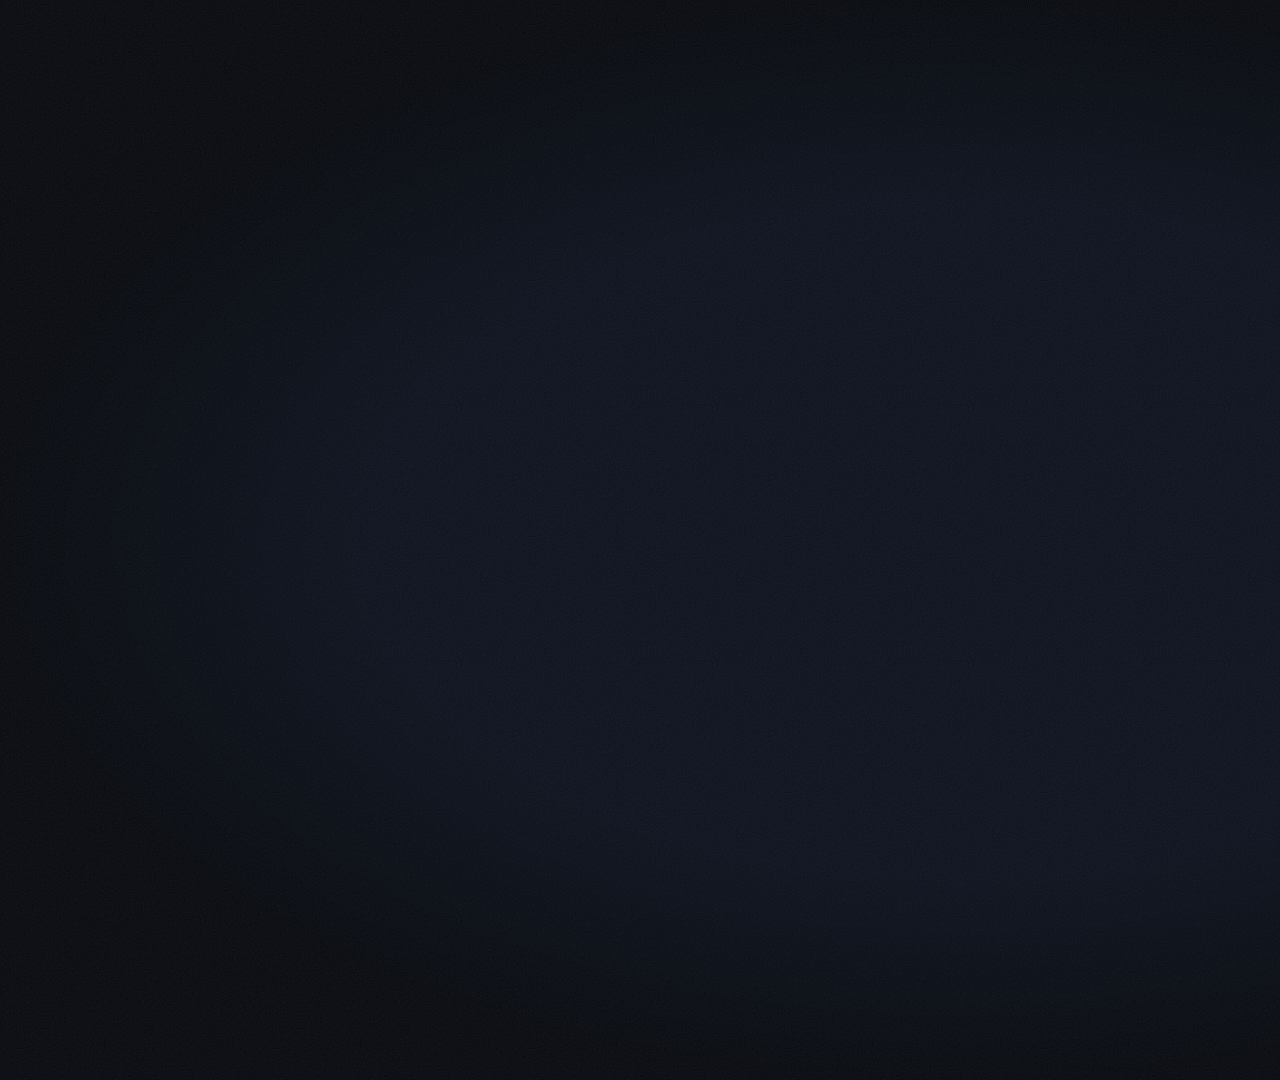
<file: film/film.html>
<!doctype html>
<html lang="en">
<head>
<meta charset="utf-8">
<title>Lantern concept film</title>
<link rel="preconnect" href="https://fonts.googleapis.com"><link rel="preconnect" href="https://fonts.gstatic.com" crossorigin>
<link href="https://fonts.googleapis.com/css2?family=Fraunces:ital,opsz,wght@0,9..144,300..600;1,9..144,300..600&family=Manrope:wght@400;500;600;700&family=JetBrains+Mono:wght@400;600&display=swap" rel="stylesheet">
<style>
/* Concept film. Every visual is a pure function of the time t (seconds): window.setT(t). No wall-clock animation. */
:root{--bg:#0A101C;--panel:#111A2B;--line:#1E2A40;--ink:#E8EDF5;--muted:#9AA6B8;--amber:#F5B544;--green:#3DD68C;--cyan:#4CC9F0;--violet:#A78BFA;--red:#F87171}
html,body{margin:0;background:#000}
#stage{position:relative;width:1920px;height:1080px;overflow:hidden;background:var(--bg);font-family:Manrope,system-ui,sans-serif;color:var(--ink)}
.abs{position:absolute}
.serif{font-family:Fraunces,"Iowan Old Style",Georgia,serif;font-variation-settings:"opsz" 48;font-weight:380}
.mono{font-family:"JetBrains Mono",ui-monospace,Menlo,monospace}
.scene{position:absolute;inset:0;opacity:0}
.line{position:absolute;left:0;right:0;top:830px;text-align:center;font:380 70px/1.18 Fraunces,"Iowan Old Style",Georgia,serif;font-variation-settings:"opsz" 48;letter-spacing:.004em;padding:0 140px;opacity:0}
.panel{background:var(--panel);border:2px solid var(--line);border-radius:28px}
.chip{display:inline-block;font:700 24px/1 Manrope,sans-serif;letter-spacing:.14em;padding:10px 20px;border-radius:99px;border:2px solid}
.amber{color:var(--amber);border-color:#6b4d16}.green{color:var(--green);border-color:#146044}.red{color:var(--red);border-color:#6b1d2d}
#grain{position:absolute;inset:-256px;opacity:.07;mix-blend-mode:screen;background-image:url("data:image/svg+xml;utf8,<svg xmlns='http://www.w3.org/2000/svg' width='256' height='256'><filter id='n'><feTurbulence type='fractalNoise' baseFrequency='.9' numOctaves='2' stitchTiles='stitch'/><feColorMatrix values='0 0 0 0 1  0 0 0 0 1  0 0 0 0 1  0 0 0 1 0'/></filter><rect width='256' height='256' filter='url(%23n)'/></svg>");pointer-events:none}
#vig{position:absolute;inset:0;background:radial-gradient(closest-side at 50% 50%,rgba(0,0,0,0) 62%,rgba(0,0,0,.55));pointer-events:none}
.lan svg{overflow:visible}
</style>
</head>
<body>
<div id="stage">
  <div id="bloom" class="abs" style="left:360px;top:60px;width:1200px;height:900px;background:radial-gradient(closest-side,rgba(245,181,68,.32),rgba(245,181,68,0));opacity:0"></div>

  <!-- persistent wire -->
  <div id="wire" class="abs" style="left:960px;top:90px;width:0;height:0">
    <div id="wireLine" class="abs" style="left:-520px;top:0;width:1040px;height:3px;background:#1E2A40;border-radius:3px;transform-origin:left center"></div>
    <div id="wireLit" class="abs" style="left:-520px;top:0;width:1040px;height:3px;background:var(--amber);box-shadow:0 0 18px var(--amber);border-radius:3px;transform-origin:left center"></div>
  </div>

  <!-- scene 1 -->
  <div id="s1" class="scene">
    <div id="solo" class="abs" style="left:900px;top:330px;width:120px;height:192px"></div>
    <div id="t1" class="line">Patients hear things before the chart does.</div>
  </div>

  <!-- scene 2 -->
  <div id="s2" class="scene">
    <div id="bubble" class="abs panel" style="left:200px;top:340px;width:620px;height:250px;border-radius:36px 36px 36px 8px;padding:36px 40px;box-sizing:border-box">
      <div class="mono" style="font-size:22px;color:var(--muted);margin-bottom:12px">patient-101 · bedside tablet</div>
      <div class="serif" style="font-size:44px;line-height:1.18;font-style:italic">“Can't wait for breakfast. Dr. Lee said it's fine now…”</div>
    </div>
    <div id="chartchip" class="abs panel" style="left:1120px;top:380px;width:600px;height:170px;padding:30px 40px;box-sizing:border-box">
      <div class="mono" style="font-size:22px;color:var(--muted)">chart · ord-diet-1</div>
      <div class="mono" style="font-size:62px;font-weight:600;margin-top:6px">NPO · v3</div>
    </div>
    <svg class="abs" style="left:0;top:0" width="1920" height="1080"><path id="link" d="M820 470 C 940 410, 1000 530, 1120 470" fill="none" stroke="#F5B544" stroke-width="4" stroke-linecap="round" pathLength="1" stroke-dasharray="1" stroke-dashoffset="1"/></svg>
    <div id="t2" class="line">When they disagree, someone has to own it.</div>
  </div>

  <!-- scene 3 -->
  <div id="s3" class="scene">
    <div class="abs panel" style="left:420px;top:290px;width:1080px;height:360px;padding:44px 56px;box-sizing:border-box">
      <div style="display:flex;justify-content:space-between;align-items:center"><span class="chip amber">POSSIBLE DISCREPANCY</span><span class="mono" style="font-size:24px;color:var(--muted)">intake · AI teammate</span></div>
      <div class="serif" style="font-size:58px;line-height:1.2;margin-top:34px">“Can't wait for breakfast. <span id="ul" style="background:linear-gradient(var(--amber),var(--amber)) no-repeat 0 100%/0% 4px;padding-bottom:4px">Dr. Lee said it's fine now…</span>”</div>
      <div class="mono" style="font-size:26px;color:var(--muted);margin-top:30px">conflicts with ord-diet-1 · NPO · chart v3</div>
    </div>
    <div id="t3" class="line">An AI teammate notices.</div>
  </div>

  <!-- scene 4 -->
  <div id="s4" class="scene">
    <div id="tiles"></div>
    <svg class="abs" style="left:0;top:0" width="1920" height="1080">
      <line x1="510" y1="430" x2="570" y2="430" stroke="#1E2A40" stroke-width="3"/>
      <line id="path1" x1="930" y1="430" x2="990" y2="430" stroke="#F5B544" stroke-width="3" opacity="0"/>
      <circle id="dot" r="14" cx="750" cy="430" fill="#F5B544" opacity="0" style="filter:drop-shadow(0 0 16px #F5B544)"/>
    </svg>
    <div id="slip" class="abs panel" style="left:990px;top:575px;width:400px;height:200px;border-radius:14px;padding:22px 26px;box-sizing:border-box;opacity:0">
      <div class="mono" style="font-size:20px;color:var(--muted)">receipt · lookup #31</div>
      <div class="mono" style="font-size:23px;margin-top:8px;white-space:nowrap">proc-1 v3 = Thu 9:00</div>
      <div id="stamp" class="mono" style="position:absolute;right:20px;bottom:18px;color:var(--green);border:3px solid var(--green);border-radius:8px;padding:6px 14px;font-weight:700;font-size:26px;letter-spacing:.1em;transform:rotate(-4deg);opacity:0">✓ VERIFIED</div>
    </div>
    <div id="t4" class="line">The concern moves to the right people, with receipts.</div>
  </div>

  <!-- scene 5 -->
  <div id="s5" class="scene">
    <div id="refuse" class="abs" style="left:560px;top:290px;width:800px;height:76px;border-radius:16px;border:2px solid #6b1d2d;background:rgba(248,113,113,.10);display:flex;align-items:center;gap:20px;padding:0 28px;box-sizing:border-box;opacity:0">
      <span class="chip red" style="font-size:20px;padding:8px 16px">REFUSED</span><span style="font-size:28px">only a verified doctor can decide</span></div>
    <div id="flip" class="abs panel" style="left:460px;top:420px;width:1000px;height:190px;display:flex;align-items:center;justify-content:center;font-size:56px;box-sizing:border-box"><span id="flipTxt" class="mono" style="font-weight:600"></span></div>
    <div id="t5" class="line">A clinician decides. Code makes sure only that counts.</div>
  </div>

  <!-- scene 6 -->
  <div id="s6" class="scene">
    <div class="abs mono" style="left:360px;top:330px;font-size:22px;color:var(--muted);letter-spacing:.12em">OUTGOING</div>
    <div class="abs mono" style="left:1180px;top:330px;font-size:22px;color:var(--muted);letter-spacing:.12em">INCOMING</div>
    <div class="abs" style="left:360px;top:380px;width:380px;height:130px;border:2px dashed #1E2A40;border-radius:28px"></div>
    <div class="abs" style="left:1180px;top:380px;width:380px;height:130px;border:2px dashed #1E2A40;border-radius:28px"></div>
    <div id="owner" class="abs panel" style="left:360px;top:380px;width:380px;height:130px;display:flex;flex-direction:column;align-items:center;justify-content:center;box-sizing:border-box"><div class="mono" style="font-size:20px;color:var(--muted)">OWNER</div><div id="ownTxt" class="mono" style="font-size:44px;font-weight:600;margin-top:6px">nurse-ana</div></div>
    <div id="accepted" class="abs" style="left:0;right:0;top:590px;text-align:center;opacity:0"><span class="chip green" style="font-size:28px">✓ ACCEPTED AT HANDOFF</span></div>
    <div id="t6" class="line">The next shift owns what's still open.</div>
  </div>

  <!-- scene 7 -->
  <div id="s7" class="scene">
    <div id="word" class="abs serif" style="left:0;right:0;top:530px;text-align:center;font-size:132px;line-height:1;letter-spacing:.26em;padding-left:.26em">LANTERN</div>
    <div id="tag" class="abs serif" style="left:0;right:0;top:700px;text-align:center;font-size:58px;font-style:italic;color:var(--amber)">No concern left in the dark.</div>
    <div id="sub" class="abs" style="left:0;right:0;top:800px;text-align:center;font-size:34px;color:var(--muted)">What was said. What was confirmed. Who owns what's next.</div>
    <div id="fine" class="abs mono" style="left:0;right:0;top:980px;text-align:center;font-size:24px;color:var(--muted);letter-spacing:.06em">Concept film · fictional · built on Switch</div>
  </div>

  <div id="vig"></div><div id="grain"></div>
</div>
<script>
const $=id=>document.getElementById(id);
const clamp=(x,a=0,b=1)=>Math.min(b,Math.max(a,x));
const ramp=(t,a,b)=>clamp((t-a)/(b-a));
const ease=p=>p<.5?4*p*p*p:1-Math.pow(-2*p+2,3)/2;
const eo=p=>1-Math.pow(1-p,3);
const mix=(a,b,p)=>a+(b-a)*p;
/* scene visibility: fade in over fi, fade out over fo */
const vis=(t,a,b,fi=.8,fo=.8)=>ease(ramp(t,a,a+fi))*(1-ease(ramp(t,b-fo,b)));

const LAN=`<svg viewBox="0 0 30 48" width="100%" height="100%"><path class="f" d="M15 1v5"/><path class="f" d="M8 12 15 6l7 6z"/><path class="f g" d="M8 12h14l2 22H6z"/><path class="fl" d="M15 17c3 4 4 6 4 9a4 4 0 0 1-8 0c0-3 1-5 4-9z"/><rect class="f" x="5" y="34" width="20" height="4" rx="1.5"/></svg>`;
function paint(el,p,boost=0){            // p: 0 unlit outline .. 1 lit
  const col=`rgb(${Math.round(mix(82,245,p))},${Math.round(mix(97,181,p))},${Math.round(mix(125,68,p))})`;
  el.querySelectorAll('.f').forEach(n=>{n.setAttribute('fill','none');n.setAttribute('stroke',col);n.setAttribute('stroke-width','1.7');n.setAttribute('stroke-linejoin','round');n.setAttribute('stroke-linecap','round')});
  el.querySelectorAll('.g').forEach(n=>n.setAttribute('fill',`rgba(245,181,68,${.28*p})`));
  el.querySelectorAll('.fl').forEach(n=>{n.setAttribute('fill','#F5B544');n.setAttribute('opacity',p)});
  el.style.filter=p>0.01?`drop-shadow(0 0 ${Math.round(10*p+26*boost)}px rgba(245,181,68,${(.7*p+.3*boost).toFixed(2)}))`:'none';
}

/* build lanterns on the wire */
const LIT=[9.0,14.0,21.8,26.5,33.6,40.6], SLOT=i=>(i-2.5)*170;
const wireEl=$('wire'), lans=[];
for(let i=0;i<6;i++){const d=document.createElement('div');d.className='abs lan';d.style.cssText=`left:${SLOT(i)-34}px;top:0;width:68px;height:109px`;d.innerHTML=LAN;wireEl.appendChild(d);lans.push(d)}
$('solo').innerHTML=LAN;
/* room tiles */
const rooms=[['patient-101','private room',true],['nurse-station','intake · care-coordinator',false],['doctor-review','care-coordinator · Dr. Lee',false],['patient-102','private room',true]];
$('tiles').innerHTML=rooms.map((r,i)=>`<div class="abs panel tile" style="left:${150+i*420}px;top:340px;width:360px;height:180px;box-sizing:border-box;padding:26px 28px;${r[2]?'border-style:dashed;':''}">
 <div class="mono" style="font-size:32px;font-weight:600">${r[0]}</div>
 <div style="font-size:22px;color:var(--muted);margin-top:8px">${r[1]}</div>
 ${r[2]?'<div style="margin-top:18px;color:var(--green);font-size:22px;font-weight:600;display:flex;gap:10px;align-items:center"><svg width="22" height="22" viewBox="0 0 16 16" fill="none" stroke="currentColor" stroke-width="1.6" stroke-linecap="round" stroke-linejoin="round"><rect x="3" y="7" width="10" height="7" rx="1.5"/><path d="M5 7V5a3 3 0 0 1 6 0v2"/></svg>no agents</div>':''}</div>`).join('');

function setScene(id,o){$(id).style.opacity=o;$(id).style.visibility=o<.005?'hidden':'visible'}
function line(id,t,a,b){const o=vis(t,a,b,1.0,.7);$(id).style.opacity=o;$(id).style.transform=`translateY(${(1-ease(ramp(t,a,a+1.2)))*14}px)`}

window.setT=function(t){
  /* grain: re-seeded per frame, deterministic */
  const f=Math.round(t*30);$('grain').style.transform=`translate(${(f*53)%256}px,${(f*97)%256}px)`;

  /* wire: appears after scene 1, moves to centre in scene 7 */
  const wv=ease(ramp(t,5.8,7.2));
  const move=ease(ramp(t,43.0,45.2));
  const wy=mix(90,330,move), ws=mix(1,1.7,move);
  wireEl.style.transform=`translateY(${wy-90}px) scale(${ws})`;wireEl.style.transformOrigin='0 0';
  wireEl.style.opacity=1;
  $('wireLine').style.transform=`scaleX(${eo(ramp(t,6.0,7.6))})`;
  const ext=lans.reduce((m,_,i)=>Math.max(m,ease(ramp(t,LIT[i]-.6,LIT[i]+.4))*(SLOT(i)+580)),0);
  $('wireLit').style.transform=`scaleX(${Math.min(1,ext/1040)})`;
  lans.forEach((el,i)=>{
    const show=i===0?ramp(t,5.8,6.8):ramp(t,6.4+i*.25,7.4+i*.25);
    el.style.opacity=ease(show)*(t<5.8?0:1);
    const p=ease(ramp(t,LIT[i],LIT[i]+.9));
    let boost=0; if(t>43.8){boost=Math.max(0,Math.sin(Math.PI*clamp((t-(44.2+i*.4))/1.6)))}
    paint(el,p,boost);
  });
  /* final: also all lit steady in last scene */
  if(t>=46){lans.forEach(el=>paint(el,1,.15))}

  /* scene 1 */
  const v1=vis(t,0.2,6.4,1.6,1.0);
  setScene('s1',1);
  $('solo').style.opacity=ease(ramp(t,0.8,3.0))*(1-ease(ramp(t,5.4,6.4)));
  paint($('solo'),0,0);$('solo').style.transform=`translateY(${Math.sin(t*1.3)*5}px)`;
  line('t1',t,2.2,6.2);

  /* scene 2 */
  setScene('s2',vis(t,6.0,13.4,.6,.9));
  $('bubble').style.transform=`translateY(${(1-eo(ramp(t,6.6,8.0)))*24}px)`;$('bubble').style.opacity=eo(ramp(t,6.6,8.0));
  $('chartchip').style.opacity=eo(ramp(t,7.4,8.6));
  const lk=eo(ramp(t,8.4,10.0));$('link').style.strokeDashoffset=1-lk;
  const pulse=lk>=1?.8+.2*Math.sin((t-10)*5):1;$('link').style.opacity=pulse;$('link').style.filter=`drop-shadow(0 0 ${6+8*pulse}px #F5B544)`;
  line('t2',t,7.6,12.8);

  /* scene 3 */
  setScene('s3',vis(t,13.0,21.4,.8,.9));
  $('ul').style.backgroundSize=`${ease(ramp(t,15.0,17.2))*100}% 4px`;
  line('t3',t,15.0,20.8);

  /* scene 4 */
  setScene('s4',vis(t,21.0,29.4,.8,.9));
  document.querySelectorAll('.tile').forEach((n,i)=>{n.style.opacity=eo(ramp(t,21.4+i*.25,22.6+i*.25))});
  const tr=ease(ramp(t,23.2,25.6));
  $('dot').setAttribute('cx',mix(750,1170,tr));$('dot').style.opacity=tr>0&&tr<1?1:(tr>=1?ease(1-ramp(t,26.0,26.6)):0);
  $('path1').setAttribute('x1',930);$('path1').setAttribute('x2',mix(930,990,1));$('path1').style.opacity=0;
  $('slip').style.opacity=eo(ramp(t,25.8,26.8));$('slip').style.transform=`translateY(${(1-eo(ramp(t,25.8,26.8)))*18}px)`;
  const st=ease(ramp(t,27.0,27.5));$('stamp').style.opacity=st;$('stamp').style.transform=`rotate(-4deg) scale(${mix(1.8,1,st)})`;
  line('t4',t,24.2,28.8);

  /* scene 5 */
  setScene('s5',vis(t,29.0,36.4,.8,.9));
  const rf=ramp(t,30.0,30.5)*(1-ramp(t,31.4,32.2));$('refuse').style.opacity=rf;
  const flip=ramp(t,33.0,33.9), old=flip<.5;
  $('flip').style.transform=`scaleY(${Math.abs(1-2*flip)<0.02?0.02:Math.abs(1-2*flip)})`;
  $('flip').style.opacity=eo(ramp(t,29.6,30.6));
  if(old){$('flipTxt').innerHTML=`<span style="text-decoration:line-through;text-decoration-color:${t>32.6?'#F87171':'transparent'};text-decoration-thickness:4px">Diet: NPO</span>`;$('flip').style.borderColor='#1E2A40'}
  else{$('flipTxt').innerHTML='Diet: Regular · Dr. Lee · v4';$('flip').style.borderColor='#146044'}
  line('t5',t,31.6,35.8);

  /* scene 6 */
  setScene('s6',vis(t,36.0,43.4,.8,.9));
  const mv=ease(ramp(t,37.6,39.6));$('owner').style.left=`${mix(360,1180,mv)}px`;
  $('ownTxt').textContent=mv<.5?'nurse-ana':'nurse-ben';
  $('owner').style.borderColor=mv>=1?'#146044':'#1E2A40';
  $('accepted').style.opacity=eo(ramp(t,39.9,40.7));
  line('t6',t,38.0,42.6);

  /* scene 7 */
  setScene('s7',ease(ramp(t,43.4,44.6)));
  $('bloom').style.opacity=ease(ramp(t,45.0,47.2))*.9;
  const a=ease(ramp(t,45.4,46.6)),b=ease(ramp(t,46.6,47.8)),c=ease(ramp(t,47.6,48.6)),d=ease(ramp(t,48.4,49.4));
  $('word').style.opacity=a;$('word').style.transform=`translateY(${(1-a)*20}px)`;
  $('tag').style.opacity=b;$('sub').style.opacity=c;$('fine').style.opacity=d;
};
window.setT(+(new URLSearchParams(location.search).get('t')||0));
</script>
</body>
</html>
</file>
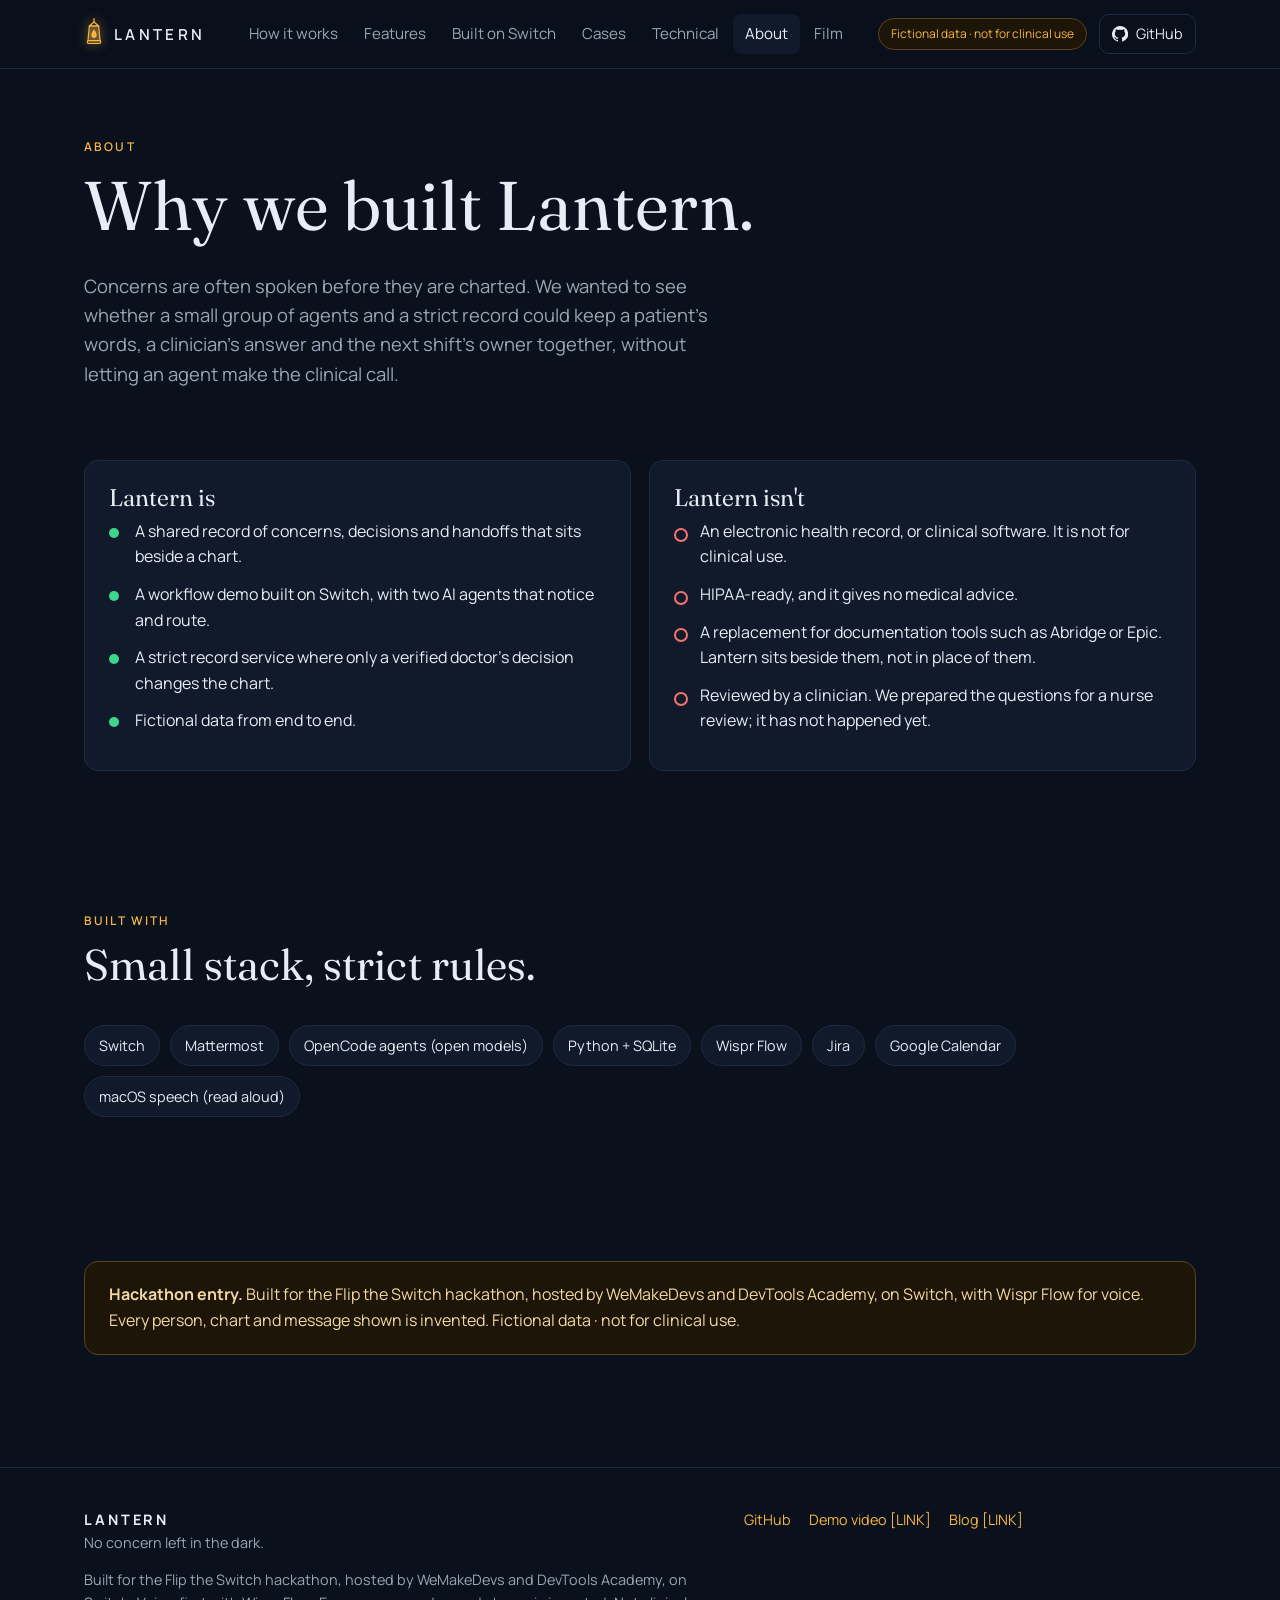
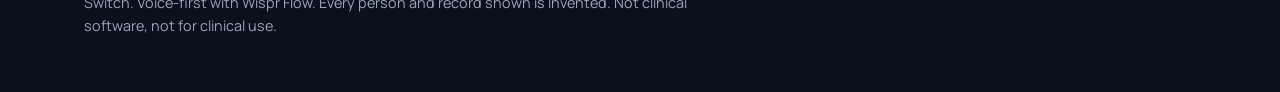
<file: site/about.html>
<!doctype html>
<html lang="en" class="no-js">
<head>
<meta charset="utf-8">
<meta name="viewport" content="width=device-width, initial-scale=1">
<title>About · Lantern</title>
<meta name="description" content="Why we built Lantern, what it is and what it is not. A fictional-data hackathon demo built on Switch.">
<meta name="theme-color" content="#0A101C">
<link rel="icon" href="data:image/svg+xml,%3Csvg xmlns='http://www.w3.org/2000/svg' viewBox='0 0 30 48'%3E%3Cpath d='M8 12h14l2 22H6z' fill='%23F5B544'/%3E%3Cpath d='M8 12l7-6 7 6' fill='none' stroke='%23F5B544' stroke-width='2'/%3E%3C/svg%3E">
<link rel="preconnect" href="https://fonts.googleapis.com"><link rel="preconnect" href="https://fonts.gstatic.com" crossorigin><link href="https://fonts.googleapis.com/css2?family=Fraunces:ital,opsz,wght@0,9..144,300..600;1,9..144,300..600&family=Manrope:wght@400;500;600;700&family=JetBrains+Mono:wght@400;600&display=swap" rel="stylesheet">
<link rel="stylesheet" href="styles.css">
<script>document.documentElement.className="js"</script>
</head>
<body>
<a class="skip" href="#main">Skip to content</a>
<header class="nav">
<div class="wrap">
  <a class="brand" href="index.html" aria-label="Lantern home"><span data-lantern style="display:inline-block;width:20px;height:32px"></span>LANTERN</a>
  <nav class="nav-links" id="navlinks" aria-label="Main">
    <a href="how-it-works.html">How it works</a>
    <a href="features.html">Features</a>
    <a href="built-on-switch.html">Built on Switch</a>
    <a href="cases.html">Cases</a>
    <a href="technical.html">Technical</a>
    <a href="about.html" aria-current="page">About</a>
    <a href="index.html#film">Film</a>
    <a class="m-only" href="https://github.com/sivasuryachandran/Lantern">GitHub</a>
  </nav>
  <div class="nav-right">
    <span class="badge">Fictional data · not for clinical use</span>
    <a class="gh" href="https://github.com/sivasuryachandran/Lantern" aria-label="Lantern on GitHub"><svg width="16" height="16" viewBox="0 0 16 16" fill="currentColor" aria-hidden="true"><path d="M8 0a8 8 0 0 0-2.5 15.6c.4.1.5-.2.5-.4v-1.4c-2.2.5-2.7-1-2.7-1-.4-.9-.9-1.2-.9-1.2-.7-.5.1-.5.1-.5.8.1 1.2.8 1.2.8.7 1.200 1.900.9 2.300.7.1-.5.3-.9.5-1.100-1.800-.2-3.600-.9-3.600-4 0-.9.3-1.600.8-2.100-.1-.2-.4-1 .1-2.100 0 0 .7-.2 2.200.8a7.500 7.500 0 0 1 4 0c1.500-1 2.200-.8 2.200-.8.4 1.100.2 1.900.1 2.100.5.6.8 1.300.8 2.100 0 3.100-1.900 3.800-3.600 4 .3.3.6.8.6 1.500v2.200c0 .2.1.5.6.4A8 8 0 0 0 8 0z"/></svg>GitHub</a>
  </div>
  <button class="menu-btn" aria-expanded="false" aria-controls="navlinks">Menu</button>
</div>
<div class="m-strip"><span class="badge">Fictional data · not for clinical use</span></div>
</header>

<main id="main">
<section class="page-hero"><div class="wrap">
  <p class="eyebrow">About</p>
  <h1>Why we built Lantern.</h1>
  <p class="lead">Concerns are often spoken before they are charted. We wanted to see whether a small group of agents and a strict record could keep a patient's words, a clinician's answer and the next shift's owner together, without letting an agent make the clinical call.</p>
</div></section>

<section style="padding-top:24px" aria-labelledby="isnt">
  <div class="wrap">
    <div class="grid2 reveal">
      <div class="card"><h3 id="isnt">Lantern is</h3>
        <ul class="clean yes"><li>A shared record of concerns, decisions and handoffs that sits beside a chart.</li>
        <li>A workflow demo built on Switch, with two AI agents that notice and route.</li>
        <li>A strict record service where only a verified doctor's decision changes the chart.</li>
        <li>Fictional data from end to end.</li></ul></div>
      <div class="card"><h3>Lantern isn't</h3>
        <ul class="clean no"><li>An electronic health record, or clinical software. It is not for clinical use.</li>
        <li>HIPAA-ready, and it gives no medical advice.</li>
        <li>A replacement for documentation tools such as Abridge or Epic. Lantern sits beside them, not in place of them.</li>
        <li>Reviewed by a clinician. We prepared the questions for a nurse review; it has not happened yet.</li></ul></div>
    </div>
  </div>
</section>

<section aria-labelledby="built">
  <div class="wrap">
    <div class="sec-head reveal"><p class="eyebrow">Built with</p><h2 id="built">Small stack, strict rules.</h2></div>
    <div class="chips reveal"><span>Switch</span><span>Mattermost</span><span>OpenCode agents (open models)</span><span>Python + SQLite</span><span>Wispr Flow</span><span>Jira</span><span>Google Calendar</span><span>macOS speech (read aloud)</span></div>
  </div>
</section>

<section>
  <div class="wrap">
    <div class="notice reveal"><b>Hackathon entry.</b> Built for the Flip the Switch hackathon, hosted by WeMakeDevs and DevTools Academy, on Switch, with Wispr Flow for voice. Every person, chart and message shown is invented. Fictional data · not for clinical use.</div>
  </div>
</section>
</main>
<footer>
<div class="wrap">
  <div>
    <p><b style="color:var(--ink);letter-spacing:.2em">LANTERN</b><br>No concern left in the dark.</p>
    <p>Built for the Flip the Switch hackathon, hosted by WeMakeDevs and DevTools Academy, on Switch. Voice-first with Wispr Flow. Every person and record shown is invented. Not clinical software, not for clinical use.</p>
  </div>
  <ul aria-label="Links">
    <li><a href="https://github.com/sivasuryachandran/Lantern">GitHub</a></li>
    <li><a href="#" data-placeholder>Demo video [LINK]</a></li>
    <li><a href="#" data-placeholder>Blog [LINK]</a></li>
  </ul>
</div>
</footer>
<script src="app.js"></script>
</body>
</html>
</file>
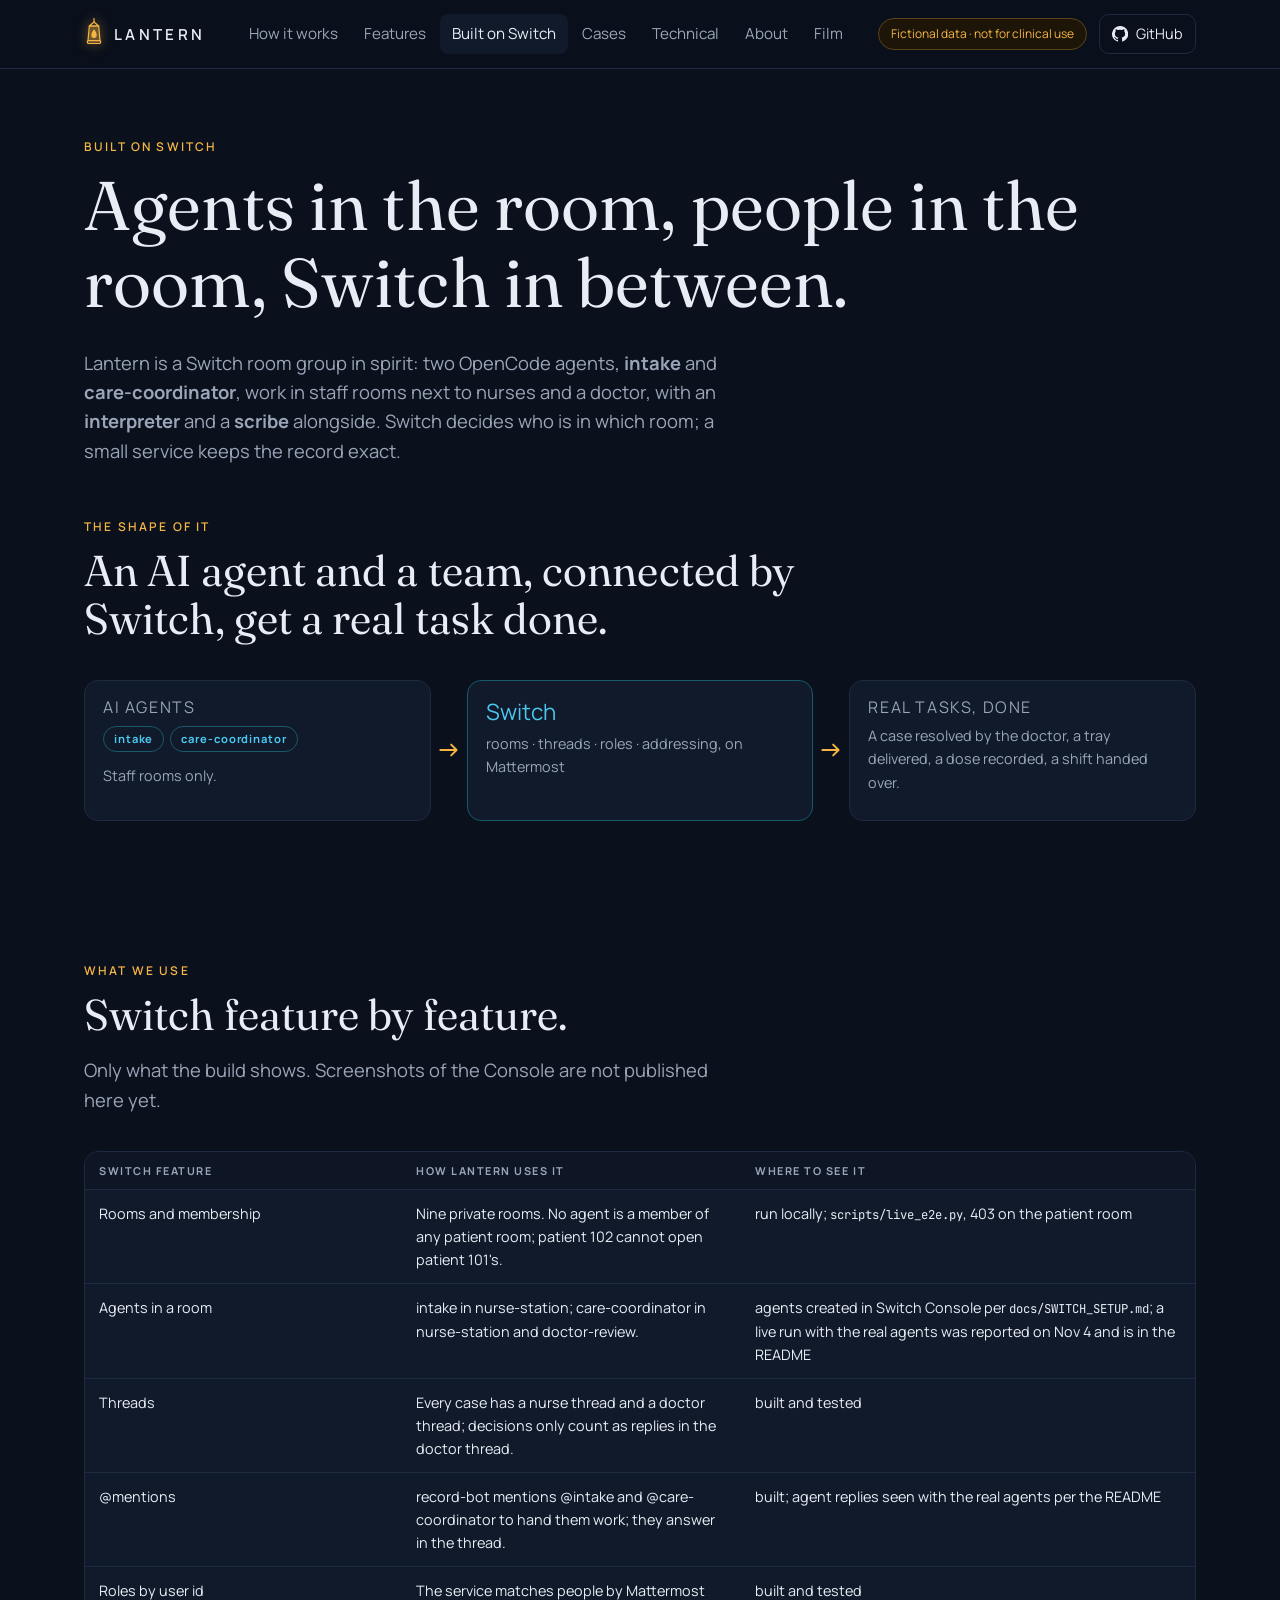
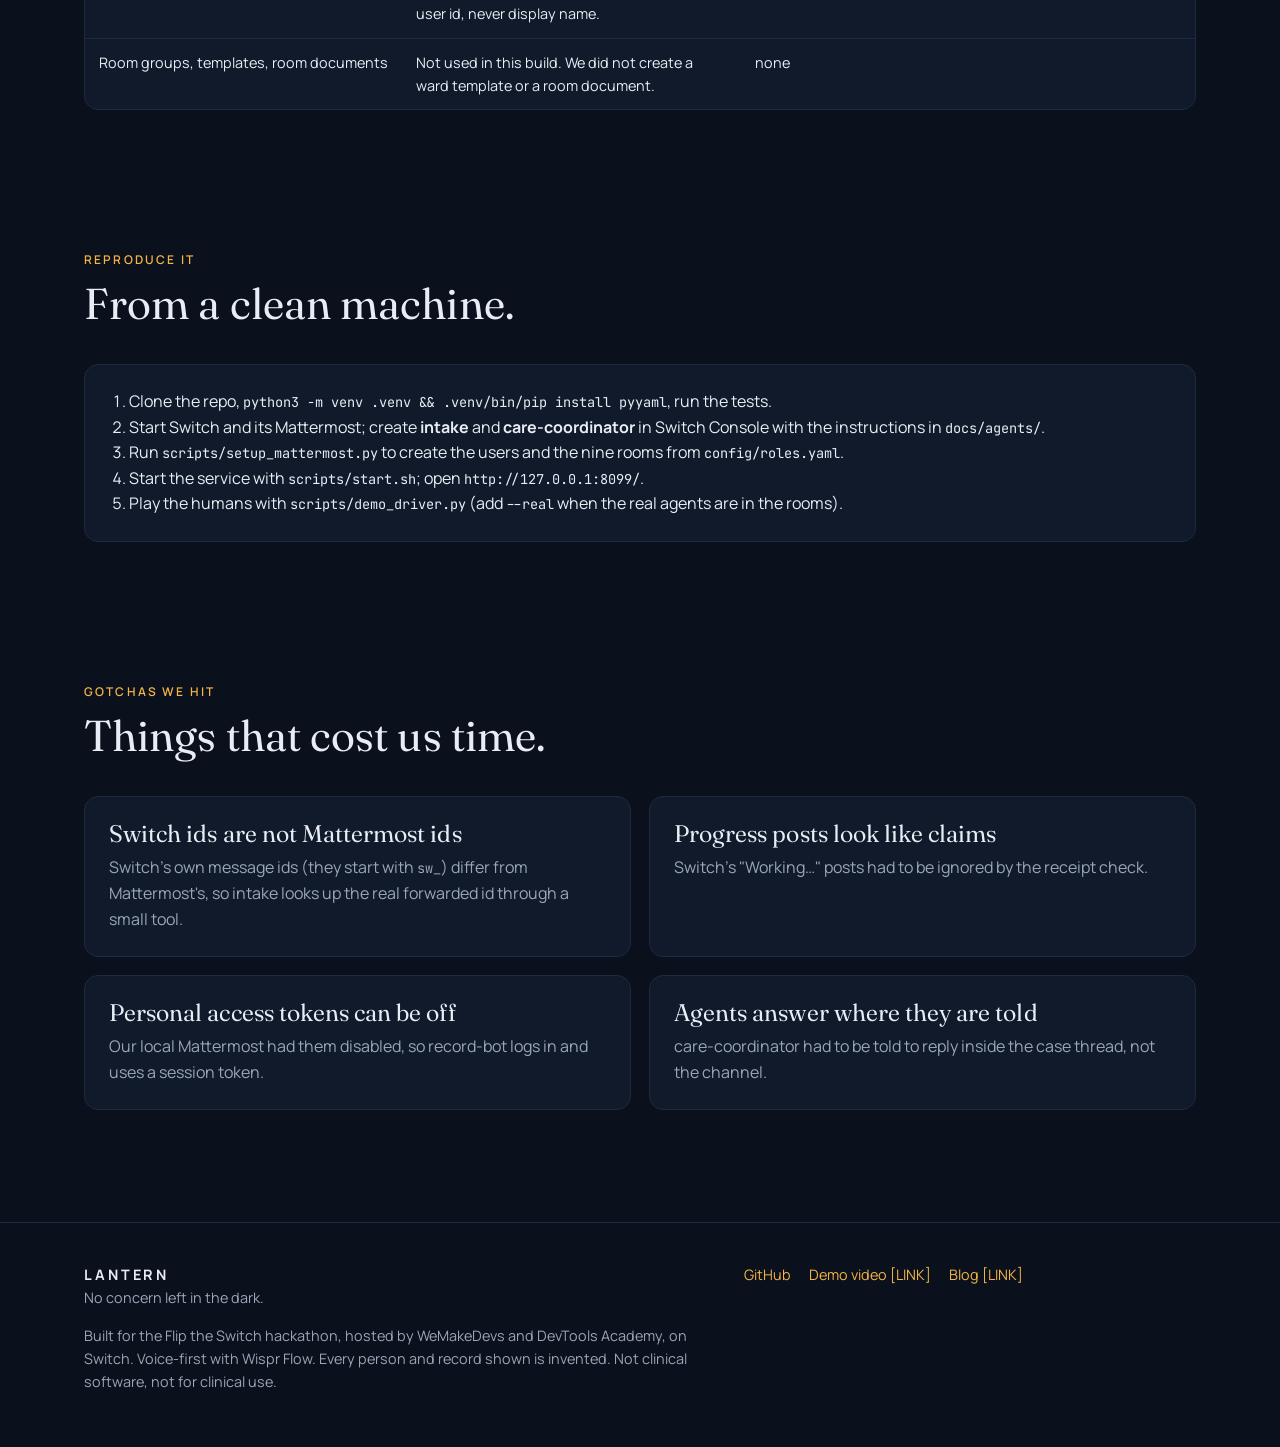
<file: site/built-on-switch.html>
<!doctype html>
<html lang="en" class="no-js">
<head>
<meta charset="utf-8">
<meta name="viewport" content="width=device-width, initial-scale=1">
<title>Built on Switch · Lantern</title>
<meta name="description" content="How Lantern uses Switch: rooms and membership, agents in staff rooms, threads and @mentions. What we verified and what we did not use.">
<meta name="theme-color" content="#0A101C">
<link rel="icon" href="data:image/svg+xml,%3Csvg xmlns='http://www.w3.org/2000/svg' viewBox='0 0 30 48'%3E%3Cpath d='M8 12h14l2 22H6z' fill='%23F5B544'/%3E%3Cpath d='M8 12l7-6 7 6' fill='none' stroke='%23F5B544' stroke-width='2'/%3E%3C/svg%3E">
<link rel="preconnect" href="https://fonts.googleapis.com"><link rel="preconnect" href="https://fonts.gstatic.com" crossorigin><link href="https://fonts.googleapis.com/css2?family=Fraunces:ital,opsz,wght@0,9..144,300..600;1,9..144,300..600&family=Manrope:wght@400;500;600;700&family=JetBrains+Mono:wght@400;600&display=swap" rel="stylesheet">
<link rel="stylesheet" href="styles.css">
<script>document.documentElement.className="js"</script>
</head>
<body>
<a class="skip" href="#main">Skip to content</a>
<header class="nav">
<div class="wrap">
  <a class="brand" href="index.html" aria-label="Lantern home"><span data-lantern style="display:inline-block;width:20px;height:32px"></span>LANTERN</a>
  <nav class="nav-links" id="navlinks" aria-label="Main">
    <a href="how-it-works.html">How it works</a>
    <a href="features.html">Features</a>
    <a href="built-on-switch.html" aria-current="page">Built on Switch</a>
    <a href="cases.html">Cases</a>
    <a href="technical.html">Technical</a>
    <a href="about.html">About</a>
    <a href="index.html#film">Film</a>
    <a class="m-only" href="https://github.com/sivasuryachandran/Lantern">GitHub</a>
  </nav>
  <div class="nav-right">
    <span class="badge">Fictional data · not for clinical use</span>
    <a class="gh" href="https://github.com/sivasuryachandran/Lantern" aria-label="Lantern on GitHub"><svg width="16" height="16" viewBox="0 0 16 16" fill="currentColor" aria-hidden="true"><path d="M8 0a8 8 0 0 0-2.5 15.6c.4.1.5-.2.5-.4v-1.4c-2.2.5-2.7-1-2.7-1-.4-.9-.9-1.2-.9-1.2-.7-.5.1-.5.1-.5.8.1 1.2.8 1.2.8.7 1.200 1.900.9 2.300.7.1-.5.3-.9.5-1.100-1.800-.2-3.600-.9-3.600-4 0-.9.3-1.600.8-2.100-.1-.2-.4-1 .1-2.100 0 0 .7-.2 2.200.8a7.500 7.500 0 0 1 4 0c1.500-1 2.200-.8 2.200-.8.4 1.100.2 1.900.1 2.100.5.6.8 1.300.8 2.100 0 3.100-1.900 3.800-3.600 4 .3.3.6.8.6 1.500v2.200c0 .2.1.5.6.4A8 8 0 0 0 8 0z"/></svg>GitHub</a>
  </div>
  <button class="menu-btn" aria-expanded="false" aria-controls="navlinks">Menu</button>
</div>
<div class="m-strip"><span class="badge">Fictional data · not for clinical use</span></div>
</header>

<main id="main">
<section class="page-hero"><div class="wrap">
  <p class="eyebrow">Built on Switch</p>
  <h1>Agents in the room, people in the room, Switch in between.</h1>
  <p class="lead">Lantern is a Switch room group in spirit: two OpenCode agents, <b>intake</b> and <b>care-coordinator</b>, work in staff rooms next to nurses and a doctor, with an <b>interpreter</b> and a <b>scribe</b> alongside. Switch decides who is in which room; a small service keeps the record exact.</p>
</div></section>

<section style="padding-top:8px" aria-labelledby="flow">
  <div class="wrap">
    <div class="sec-head reveal"><p class="eyebrow">The shape of it</p><h2 id="flow">An AI agent and a team, connected by Switch, get a real task done.</h2></div>
    <div class="rooms rooms3 reveal">
      <div class="tile"><h3 style="font-family:var(--sans);font-size:1rem;letter-spacing:.1em;color:var(--muted)">AI AGENTS</h3><div class="who"><span class="chip cyan">intake</span><span class="chip cyan">care-coordinator</span></div><p class="muted" style="margin-top:12px;font-size:.9rem">Staff rooms only.</p></div>
      <div class="arrow"><svg viewBox="0 0 24 24" fill="none" stroke="currentColor" stroke-width="1.8" stroke-linecap="round" stroke-linejoin="round" aria-hidden="true"><path d="M4 12h15m-5-5 5 5-5 5"/></svg></div>
      <div class="tile" style="border-color:#17586a"><h3 style="font-family:var(--sans);font-size:1.4rem;color:var(--cyan)">Switch</h3><p class="muted" style="margin:0;font-size:.9rem">rooms · threads · roles · addressing, on Mattermost</p></div>
      <div class="arrow"><svg viewBox="0 0 24 24" fill="none" stroke="currentColor" stroke-width="1.8" stroke-linecap="round" stroke-linejoin="round" aria-hidden="true"><path d="M4 12h15m-5-5 5 5-5 5"/></svg></div>
      <div class="tile"><h3 style="font-family:var(--sans);font-size:1rem;letter-spacing:.1em;color:var(--muted)">REAL TASKS, DONE</h3><p class="muted" style="margin:0;font-size:.9rem">A case resolved by the doctor, a tray delivered, a dose recorded, a shift handed over.</p></div>
    </div>
  </div>
</section>

<section aria-labelledby="tbl">
  <div class="wrap">
    <div class="sec-head reveal"><p class="eyebrow">What we use</p><h2 id="tbl">Switch feature by feature.</h2>
    <p class="lead">Only what the build shows. Screenshots of the Console are not published here yet.</p></div>
    <div class="reveal"><div class="tbl-wrap"><table class="tbl "><thead><tr><th>Switch feature</th><th>How Lantern uses it</th><th>Where to see it</th></tr></thead><tbody><tr><td>Rooms and membership</td><td>Nine private rooms. No agent is a member of any patient room; patient 102 cannot open patient 101's.</td><td>run locally; <span class=mono>scripts/live_e2e.py</span>, 403 on the patient room</td></tr><tr><td>Agents in a room</td><td>intake in nurse-station; care-coordinator in nurse-station and doctor-review.</td><td>agents created in Switch Console per <span class=mono>docs/SWITCH_SETUP.md</span>; a live run with the real agents was reported on Nov 4 and is in the README</td></tr><tr><td>Threads</td><td>Every case has a nurse thread and a doctor thread; decisions only count as replies in the doctor thread.</td><td>built and tested</td></tr><tr><td>@mentions</td><td>record-bot mentions @intake and @care-coordinator to hand them work; they answer in the thread.</td><td>built; agent replies seen with the real agents per the README</td></tr><tr><td>Roles by user id</td><td>The service matches people by Mattermost user id, never display name.</td><td>built and tested</td></tr><tr><td>Room groups, templates, room documents</td><td>Not used in this build. We did not create a ward template or a room document.</td><td>none</td></tr></tbody></table></div></div>
  </div>
</section>

<section aria-labelledby="rep">
  <div class="wrap">
    <div class="sec-head reveal"><p class="eyebrow">Reproduce it</p><h2 id="rep">From a clean machine.</h2></div>
    <div class="card reveal"><ol style="margin:0;padding-left:20px">
      <li>Clone the repo, <span class="mono">python3 -m venv .venv &amp;&amp; .venv/bin/pip install pyyaml</span>, run the tests.</li>
      <li>Start Switch and its Mattermost; create <b>intake</b> and <b>care-coordinator</b> in Switch Console with the instructions in <span class="mono">docs/agents/</span>.</li>
      <li>Run <span class="mono">scripts/setup_mattermost.py</span> to create the users and the nine rooms from <span class="mono">config/roles.yaml</span>.</li>
      <li>Start the service with <span class="mono">scripts/start.sh</span>; open <span class="mono">http://127.0.0.1:8099/</span>.</li>
      <li>Play the humans with <span class="mono">scripts/demo_driver.py</span> (add <span class="mono">--real</span> when the real agents are in the rooms).</li>
    </ol></div>
  </div>
</section>

<section aria-labelledby="got">
  <div class="wrap">
    <div class="sec-head reveal"><p class="eyebrow">Gotchas we hit</p><h2 id="got">Things that cost us time.</h2></div>
    <div class="grid2" style="gap:18px">
      <div class="card reveal"><h3>Switch ids are not Mattermost ids</h3><p class="muted">Switch's own message ids (they start with <span class="mono">sw_</span>) differ from Mattermost's, so intake looks up the real forwarded id through a small tool.</p></div>
      <div class="card reveal"><h3>Progress posts look like claims</h3><p class="muted">Switch's "Working…" posts had to be ignored by the receipt check.</p></div>
      <div class="card reveal"><h3>Personal access tokens can be off</h3><p class="muted">Our local Mattermost had them disabled, so record-bot logs in and uses a session token.</p></div>
      <div class="card reveal"><h3>Agents answer where they are told</h3><p class="muted">care-coordinator had to be told to reply inside the case thread, not the channel.</p></div>
    </div>
  </div>
</section>
</main>
<footer>
<div class="wrap">
  <div>
    <p><b style="color:var(--ink);letter-spacing:.2em">LANTERN</b><br>No concern left in the dark.</p>
    <p>Built for the Flip the Switch hackathon, hosted by WeMakeDevs and DevTools Academy, on Switch. Voice-first with Wispr Flow. Every person and record shown is invented. Not clinical software, not for clinical use.</p>
  </div>
  <ul aria-label="Links">
    <li><a href="https://github.com/sivasuryachandran/Lantern">GitHub</a></li>
    <li><a href="#" data-placeholder>Demo video [LINK]</a></li>
    <li><a href="#" data-placeholder>Blog [LINK]</a></li>
  </ul>
</div>
</footer>
<script src="app.js"></script>
</body>
</html>
</file>
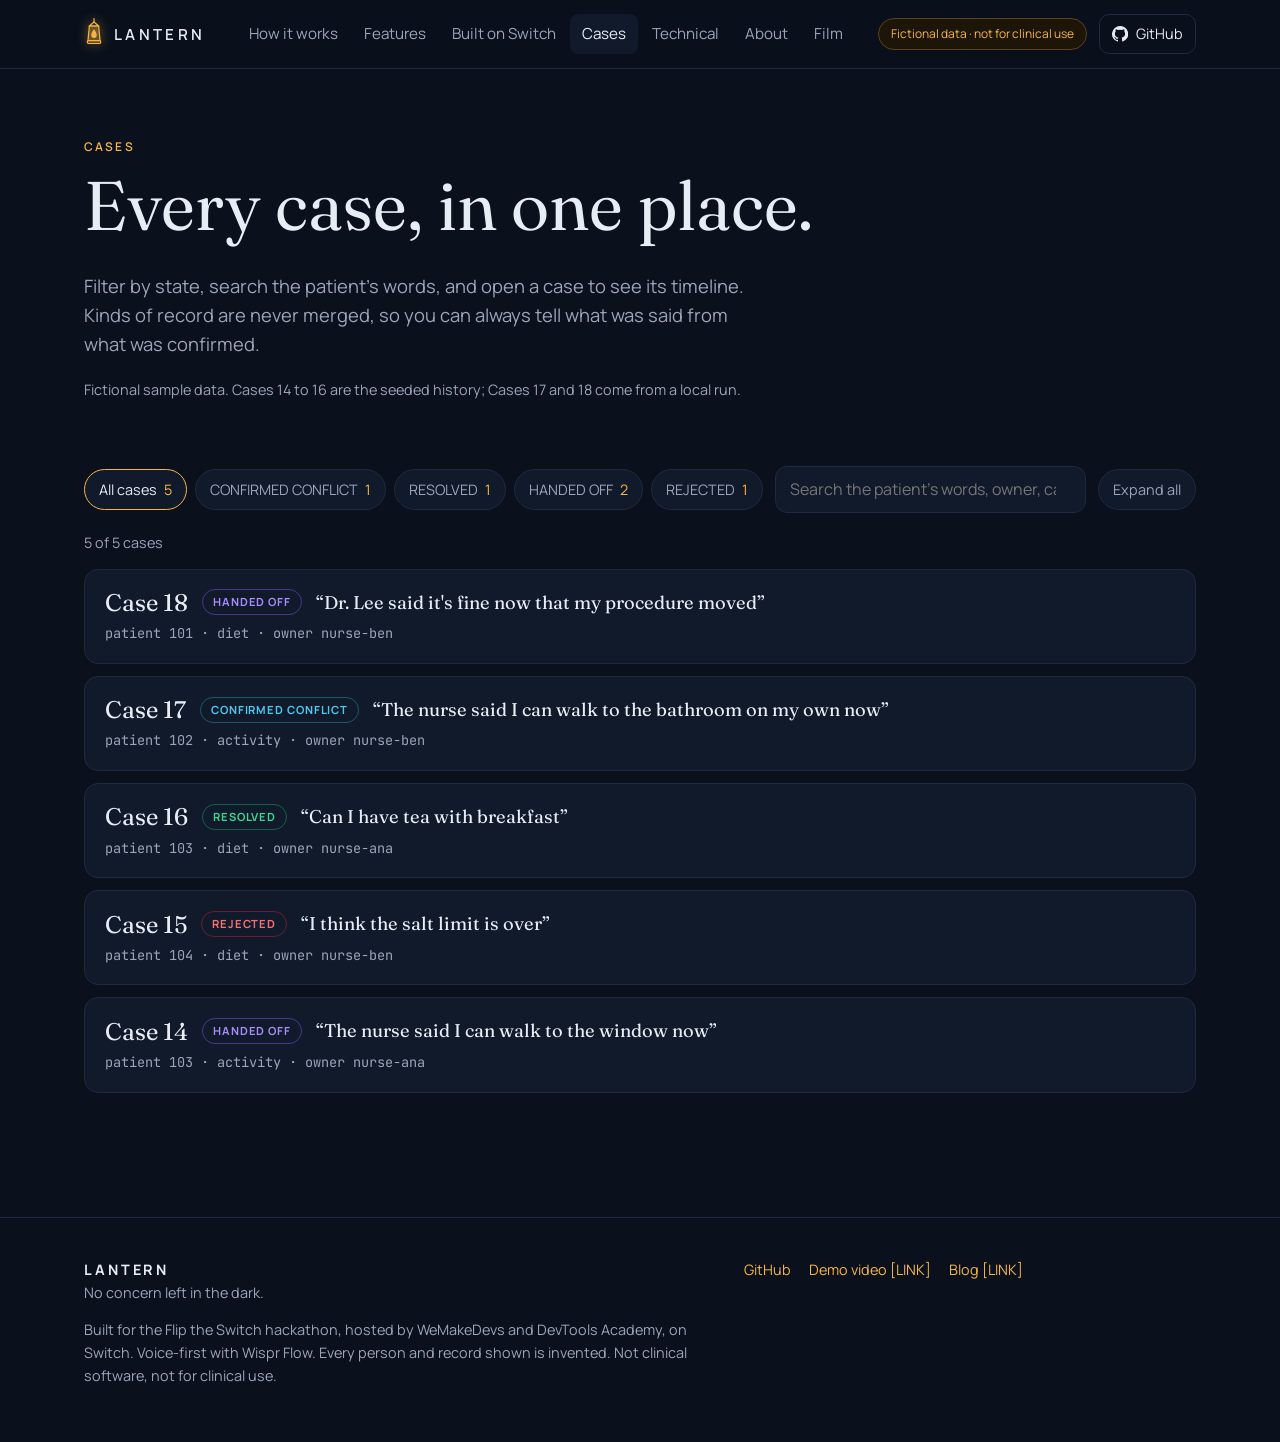
<file: site/cases.html>
<!doctype html>
<html lang="en" class="no-js">
<head>
<meta charset="utf-8">
<meta name="viewport" content="width=device-width, initial-scale=1">
<title>All cases · Lantern</title>
<meta name="description" content="Browse every Lantern case: filter by state, search, and open a case to see its timeline. Fictional sample data.">
<meta name="theme-color" content="#0A101C">
<link rel="icon" href="data:image/svg+xml,%3Csvg xmlns='http://www.w3.org/2000/svg' viewBox='0 0 30 48'%3E%3Cpath d='M8 12h14l2 22H6z' fill='%23F5B544'/%3E%3Cpath d='M8 12l7-6 7 6' fill='none' stroke='%23F5B544' stroke-width='2'/%3E%3C/svg%3E">
<link rel="preconnect" href="https://fonts.googleapis.com"><link rel="preconnect" href="https://fonts.gstatic.com" crossorigin><link href="https://fonts.googleapis.com/css2?family=Fraunces:ital,opsz,wght@0,9..144,300..600;1,9..144,300..600&family=Manrope:wght@400;500;600;700&family=JetBrains+Mono:wght@400;600&display=swap" rel="stylesheet">
<link rel="stylesheet" href="styles.css">
<script>document.documentElement.className="js"</script>
</head>
<body>
<a class="skip" href="#main">Skip to content</a>
<header class="nav">
<div class="wrap">
  <a class="brand" href="index.html" aria-label="Lantern home"><span data-lantern style="display:inline-block;width:20px;height:32px"></span>LANTERN</a>
  <nav class="nav-links" id="navlinks" aria-label="Main">
    <a href="how-it-works.html">How it works</a>
    <a href="features.html">Features</a>
    <a href="built-on-switch.html">Built on Switch</a>
    <a href="cases.html" aria-current="page">Cases</a>
    <a href="technical.html">Technical</a>
    <a href="about.html">About</a>
    <a href="index.html#film">Film</a>
    <a class="m-only" href="https://github.com/sivasuryachandran/Lantern">GitHub</a>
  </nav>
  <div class="nav-right">
    <span class="badge">Fictional data · not for clinical use</span>
    <a class="gh" href="https://github.com/sivasuryachandran/Lantern" aria-label="Lantern on GitHub"><svg width="16" height="16" viewBox="0 0 16 16" fill="currentColor" aria-hidden="true"><path d="M8 0a8 8 0 0 0-2.5 15.6c.4.1.5-.2.5-.4v-1.4c-2.2.5-2.7-1-2.7-1-.4-.9-.9-1.2-.9-1.2-.7-.5.1-.5.1-.5.8.1 1.2.8 1.2.8.7 1.200 1.900.9 2.300.7.1-.5.3-.9.5-1.100-1.800-.2-3.600-.9-3.600-4 0-.9.3-1.600.8-2.100-.1-.2-.4-1 .1-2.100 0 0 .7-.2 2.200.8a7.500 7.500 0 0 1 4 0c1.500-1 2.200-.8 2.200-.8.4 1.100.2 1.900.1 2.100.5.6.8 1.300.8 2.100 0 3.100-1.900 3.800-3.600 4 .3.3.6.8.6 1.500v2.200c0 .2.1.5.6.4A8 8 0 0 0 8 0z"/></svg>GitHub</a>
  </div>
  <button class="menu-btn" aria-expanded="false" aria-controls="navlinks">Menu</button>
</div>
<div class="m-strip"><span class="badge">Fictional data · not for clinical use</span></div>
</header>

<main id="main">
<section class="page-hero"><div class="wrap">
  <p class="eyebrow">Cases</p>
  <h1>Every case, in one place.</h1>
  <p class="lead">Filter by state, search the patient's words, and open a case to see its timeline. Kinds of record are never merged, so you can always tell what was said from what was confirmed.</p>
  <p class="muted" style="font-size:.9rem">Fictional sample data. Cases 14 to 16 are the seeded history; Cases 17 and 18 come from a local run.</p>
</div></section>
<section style="padding-top:0"><div class="wrap">
  <div class="tools">
    <div id="filters" role="group" aria-label="Filter by state" style="display:flex;gap:8px;flex-wrap:wrap"></div>
    <input id="search" class="search" type="search" placeholder="Search the patient's words, owner, case number" aria-label="Search cases">
    <button id="expandAll" class="fbtn" type="button" data-open="0">Expand all</button>
  </div>
  <p id="count" class="muted" style="font-size:.9rem" aria-live="polite"></p>
  <div id="caseList"></div>
</div></section>
</main>
<footer>
<div class="wrap">
  <div>
    <p><b style="color:var(--ink);letter-spacing:.2em">LANTERN</b><br>No concern left in the dark.</p>
    <p>Built for the Flip the Switch hackathon, hosted by WeMakeDevs and DevTools Academy, on Switch. Voice-first with Wispr Flow. Every person and record shown is invented. Not clinical software, not for clinical use.</p>
  </div>
  <ul aria-label="Links">
    <li><a href="https://github.com/sivasuryachandran/Lantern">GitHub</a></li>
    <li><a href="#" data-placeholder>Demo video [LINK]</a></li>
    <li><a href="#" data-placeholder>Blog [LINK]</a></li>
  </ul>
</div>
</footer>
<script src="app.js"></script>
<script src="cases-data.js"></script>
<script src="cases.js"></script>
</body>
</html>
</file>
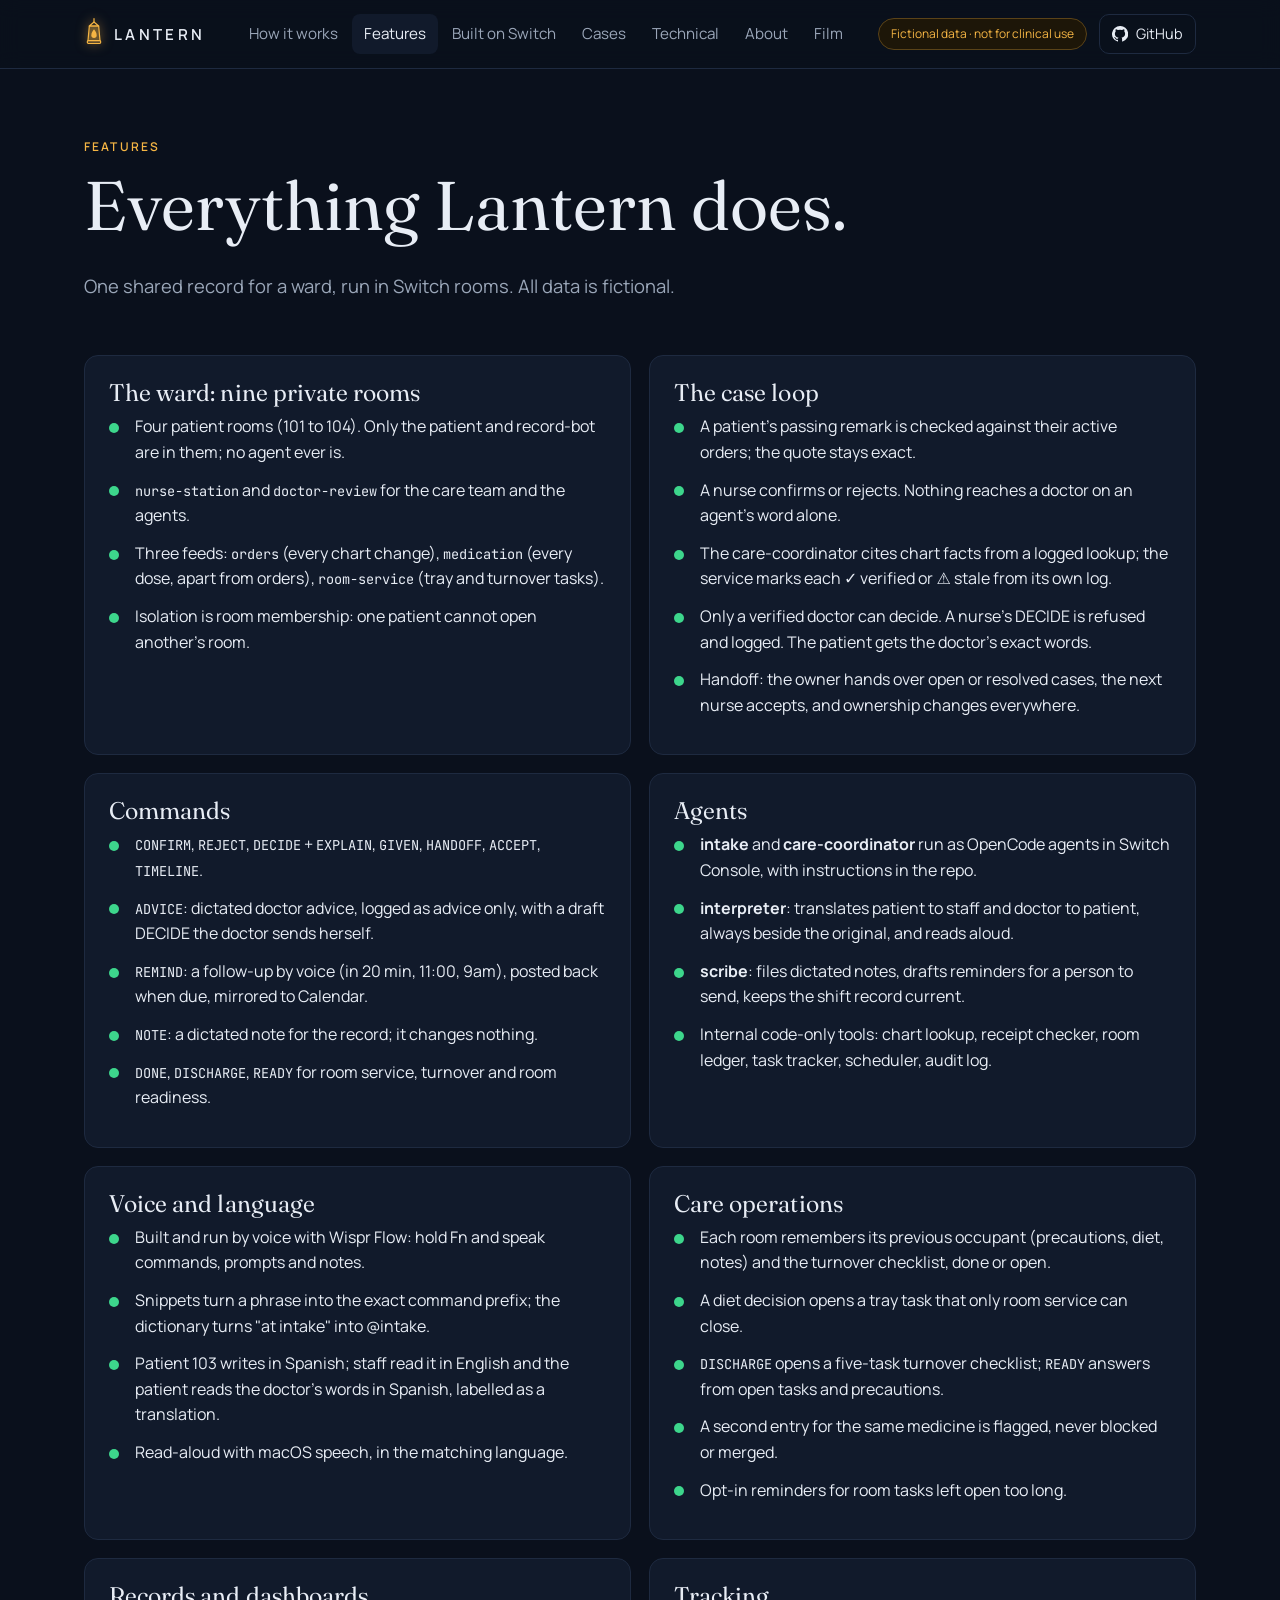
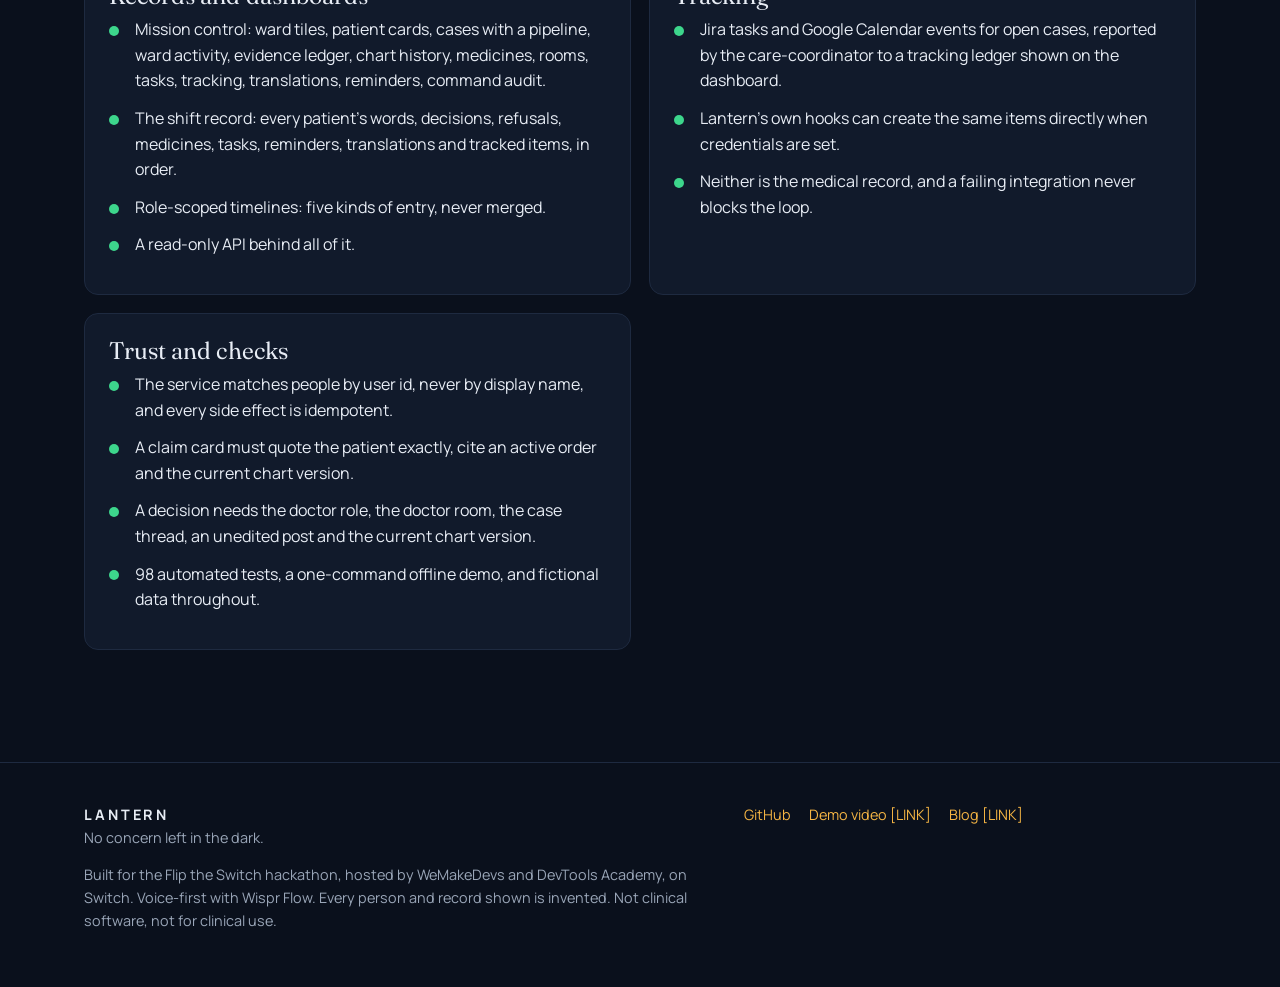
<file: site/features.html>
<!doctype html>
<html lang="en" class="no-js">
<head>
<meta charset="utf-8">
<meta name="viewport" content="width=device-width, initial-scale=1">
<title>Features · Lantern</title>
<meta name="description" content="Every Lantern feature: the ward's rooms, the case loop, commands, agents, voice and translation, room service, records, tracking and the checks behind them.">
<meta name="theme-color" content="#0A101C">
<link rel="icon" href="data:image/svg+xml,%3Csvg xmlns='http://www.w3.org/2000/svg' viewBox='0 0 30 48'%3E%3Cpath d='M8 12h14l2 22H6z' fill='%23F5B544'/%3E%3Cpath d='M8 12l7-6 7 6' fill='none' stroke='%23F5B544' stroke-width='2'/%3E%3C/svg%3E">
<link rel="preconnect" href="https://fonts.googleapis.com"><link rel="preconnect" href="https://fonts.gstatic.com" crossorigin><link href="https://fonts.googleapis.com/css2?family=Fraunces:ital,opsz,wght@0,9..144,300..600;1,9..144,300..600&family=Manrope:wght@400;500;600;700&family=JetBrains+Mono:wght@400;600&display=swap" rel="stylesheet">
<link rel="stylesheet" href="styles.css">
<script>document.documentElement.className="js"</script>
</head>
<body>
<a class="skip" href="#main">Skip to content</a>
<header class="nav">
<div class="wrap">
  <a class="brand" href="index.html" aria-label="Lantern home"><span data-lantern style="display:inline-block;width:20px;height:32px"></span>LANTERN</a>
  <nav class="nav-links" id="navlinks" aria-label="Main">
    <a href="how-it-works.html">How it works</a>
    <a href="features.html" aria-current="page">Features</a>
    <a href="built-on-switch.html">Built on Switch</a>
    <a href="cases.html">Cases</a>
    <a href="technical.html">Technical</a>
    <a href="about.html">About</a>
    <a href="index.html#film">Film</a>
    <a class="m-only" href="https://github.com/sivasuryachandran/Lantern">GitHub</a>
  </nav>
  <div class="nav-right">
    <span class="badge">Fictional data · not for clinical use</span>
    <a class="gh" href="https://github.com/sivasuryachandran/Lantern" aria-label="Lantern on GitHub"><svg width="16" height="16" viewBox="0 0 16 16" fill="currentColor" aria-hidden="true"><path d="M8 0a8 8 0 0 0-2.5 15.6c.4.1.5-.2.5-.4v-1.4c-2.2.5-2.7-1-2.7-1-.4-.9-.9-1.2-.9-1.2-.7-.5.1-.5.1-.5.8.1 1.2.8 1.2.8.7 1.200 1.900.9 2.300.7.1-.5.3-.9.5-1.100-1.800-.2-3.600-.9-3.600-4 0-.9.3-1.600.8-2.100-.1-.2-.4-1 .1-2.100 0 0 .7-.2 2.200.8a7.500 7.500 0 0 1 4 0c1.500-1 2.200-.8 2.200-.8.4 1.100.2 1.900.1 2.100.5.6.8 1.300.8 2.100 0 3.100-1.900 3.800-3.600 4 .3.3.6.8.6 1.500v2.200c0 .2.1.5.6.4A8 8 0 0 0 8 0z"/></svg>GitHub</a>
  </div>
  <button class="menu-btn" aria-expanded="false" aria-controls="navlinks">Menu</button>
</div>
<div class="m-strip"><span class="badge">Fictional data · not for clinical use</span></div>
</header>

<main id="main">
<section class="page-hero"><div class="wrap">
  <p class="eyebrow">Features</p>
  <h1>Everything Lantern does.</h1>
  <p class="lead">One shared record for a ward, run in Switch rooms. All data is fictional.</p>
</div></section>
<section style="padding-top:8px"><div class="wrap"><div class="grid2" style="gap:18px">
<div class="card reveal"><h3>The ward: nine private rooms</h3><ul class="clean yes"><li>Four patient rooms (101 to 104). Only the patient and record-bot are in them; no agent ever is.</li><li><span class=mono>nurse-station</span> and <span class=mono>doctor-review</span> for the care team and the agents.</li><li>Three feeds: <span class=mono>orders</span> (every chart change), <span class=mono>medication</span> (every dose, apart from orders), <span class=mono>room-service</span> (tray and turnover tasks).</li><li>Isolation is room membership: one patient cannot open another's room.</li></ul></div>
<div class="card reveal"><h3>The case loop</h3><ul class="clean yes"><li>A patient's passing remark is checked against their active orders; the quote stays exact.</li><li>A nurse confirms or rejects. Nothing reaches a doctor on an agent's word alone.</li><li>The care-coordinator cites chart facts from a logged lookup; the service marks each ✓ verified or ⚠ stale from its own log.</li><li>Only a verified doctor can decide. A nurse's DECIDE is refused and logged. The patient gets the doctor's exact words.</li><li>Handoff: the owner hands over open or resolved cases, the next nurse accepts, and ownership changes everywhere.</li></ul></div>
<div class="card reveal"><h3>Commands</h3><ul class="clean yes"><li><span class=mono>CONFIRM</span>, <span class=mono>REJECT</span>, <span class=mono>DECIDE</span> + <span class=mono>EXPLAIN</span>, <span class=mono>GIVEN</span>, <span class=mono>HANDOFF</span>, <span class=mono>ACCEPT</span>, <span class=mono>TIMELINE</span>.</li><li><span class=mono>ADVICE</span>: dictated doctor advice, logged as advice only, with a draft DECIDE the doctor sends herself.</li><li><span class=mono>REMIND</span>: a follow-up by voice (in 20 min, 11:00, 9am), posted back when due, mirrored to Calendar.</li><li><span class=mono>NOTE</span>: a dictated note for the record; it changes nothing.</li><li><span class=mono>DONE</span>, <span class=mono>DISCHARGE</span>, <span class=mono>READY</span> for room service, turnover and room readiness.</li></ul></div>
<div class="card reveal"><h3>Agents</h3><ul class="clean yes"><li><b>intake</b> and <b>care-coordinator</b> run as OpenCode agents in Switch Console, with instructions in the repo.</li><li><b>interpreter</b>: translates patient to staff and doctor to patient, always beside the original, and reads aloud.</li><li><b>scribe</b>: files dictated notes, drafts reminders for a person to send, keeps the shift record current.</li><li>Internal code-only tools: chart lookup, receipt checker, room ledger, task tracker, scheduler, audit log.</li></ul></div>
<div class="card reveal"><h3>Voice and language</h3><ul class="clean yes"><li>Built and run by voice with Wispr Flow: hold Fn and speak commands, prompts and notes.</li><li>Snippets turn a phrase into the exact command prefix; the dictionary turns "at intake" into @intake.</li><li>Patient 103 writes in Spanish; staff read it in English and the patient reads the doctor's words in Spanish, labelled as a translation.</li><li>Read-aloud with macOS speech, in the matching language.</li></ul></div>
<div class="card reveal"><h3>Care operations</h3><ul class="clean yes"><li>Each room remembers its previous occupant (precautions, diet, notes) and the turnover checklist, done or open.</li><li>A diet decision opens a tray task that only room service can close.</li><li><span class=mono>DISCHARGE</span> opens a five-task turnover checklist; <span class=mono>READY</span> answers from open tasks and precautions.</li><li>A second entry for the same medicine is flagged, never blocked or merged.</li><li>Opt-in reminders for room tasks left open too long.</li></ul></div>
<div class="card reveal"><h3>Records and dashboards</h3><ul class="clean yes"><li>Mission control: ward tiles, patient cards, cases with a pipeline, ward activity, evidence ledger, chart history, medicines, rooms, tasks, tracking, translations, reminders, command audit.</li><li>The shift record: every patient's words, decisions, refusals, medicines, tasks, reminders, translations and tracked items, in order.</li><li>Role-scoped timelines: five kinds of entry, never merged.</li><li>A read-only API behind all of it.</li></ul></div>
<div class="card reveal"><h3>Tracking</h3><ul class="clean yes"><li>Jira tasks and Google Calendar events for open cases, reported by the care-coordinator to a tracking ledger shown on the dashboard.</li><li>Lantern's own hooks can create the same items directly when credentials are set.</li><li>Neither is the medical record, and a failing integration never blocks the loop.</li></ul></div>
<div class="card reveal"><h3>Trust and checks</h3><ul class="clean yes"><li>The service matches people by user id, never by display name, and every side effect is idempotent.</li><li>A claim card must quote the patient exactly, cite an active order and the current chart version.</li><li>A decision needs the doctor role, the doctor room, the case thread, an unedited post and the current chart version.</li><li>98 automated tests, a one-command offline demo, and fictional data throughout.</li></ul></div>
</div></div></section>
</main>
<footer>
<div class="wrap">
  <div>
    <p><b style="color:var(--ink);letter-spacing:.2em">LANTERN</b><br>No concern left in the dark.</p>
    <p>Built for the Flip the Switch hackathon, hosted by WeMakeDevs and DevTools Academy, on Switch. Voice-first with Wispr Flow. Every person and record shown is invented. Not clinical software, not for clinical use.</p>
  </div>
  <ul aria-label="Links">
    <li><a href="https://github.com/sivasuryachandran/Lantern">GitHub</a></li>
    <li><a href="#" data-placeholder>Demo video [LINK]</a></li>
    <li><a href="#" data-placeholder>Blog [LINK]</a></li>
  </ul>
</div>
</footer>
<script src="app.js"></script>
</body>
</html>
</file>
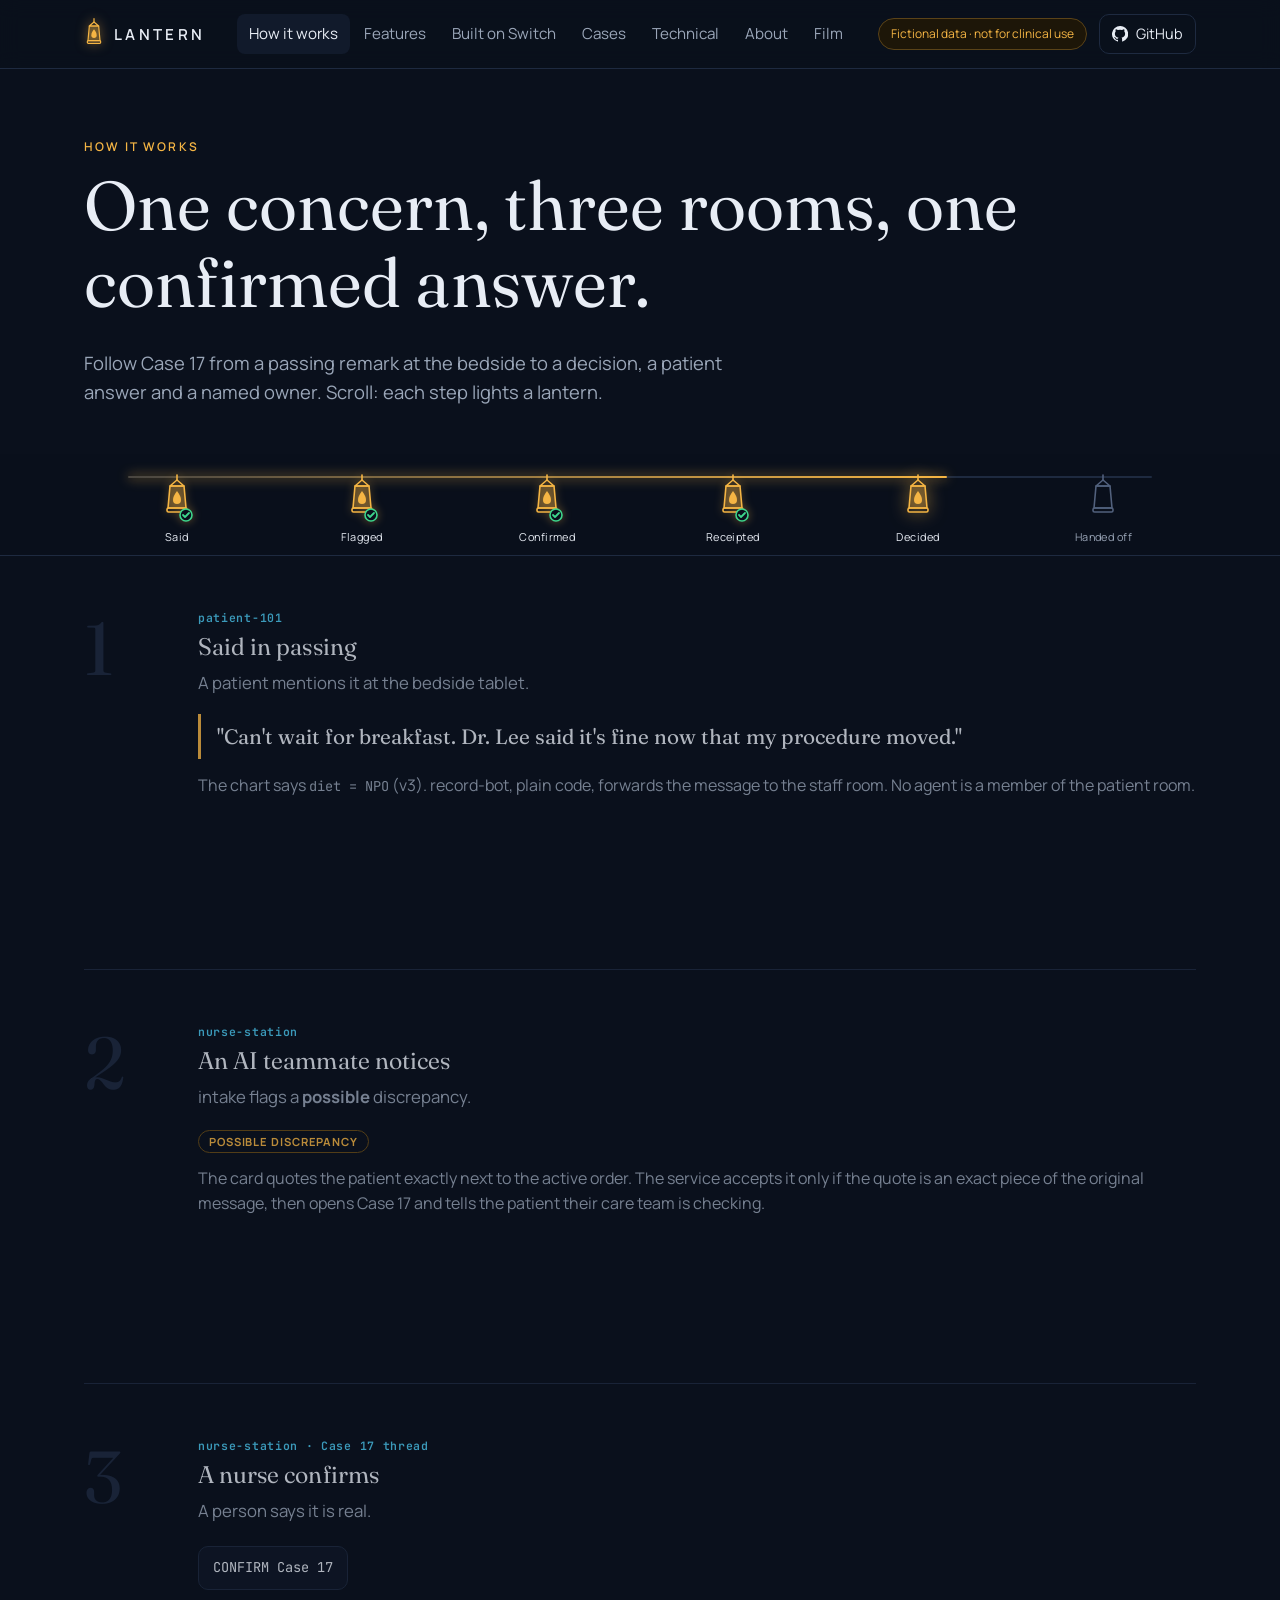
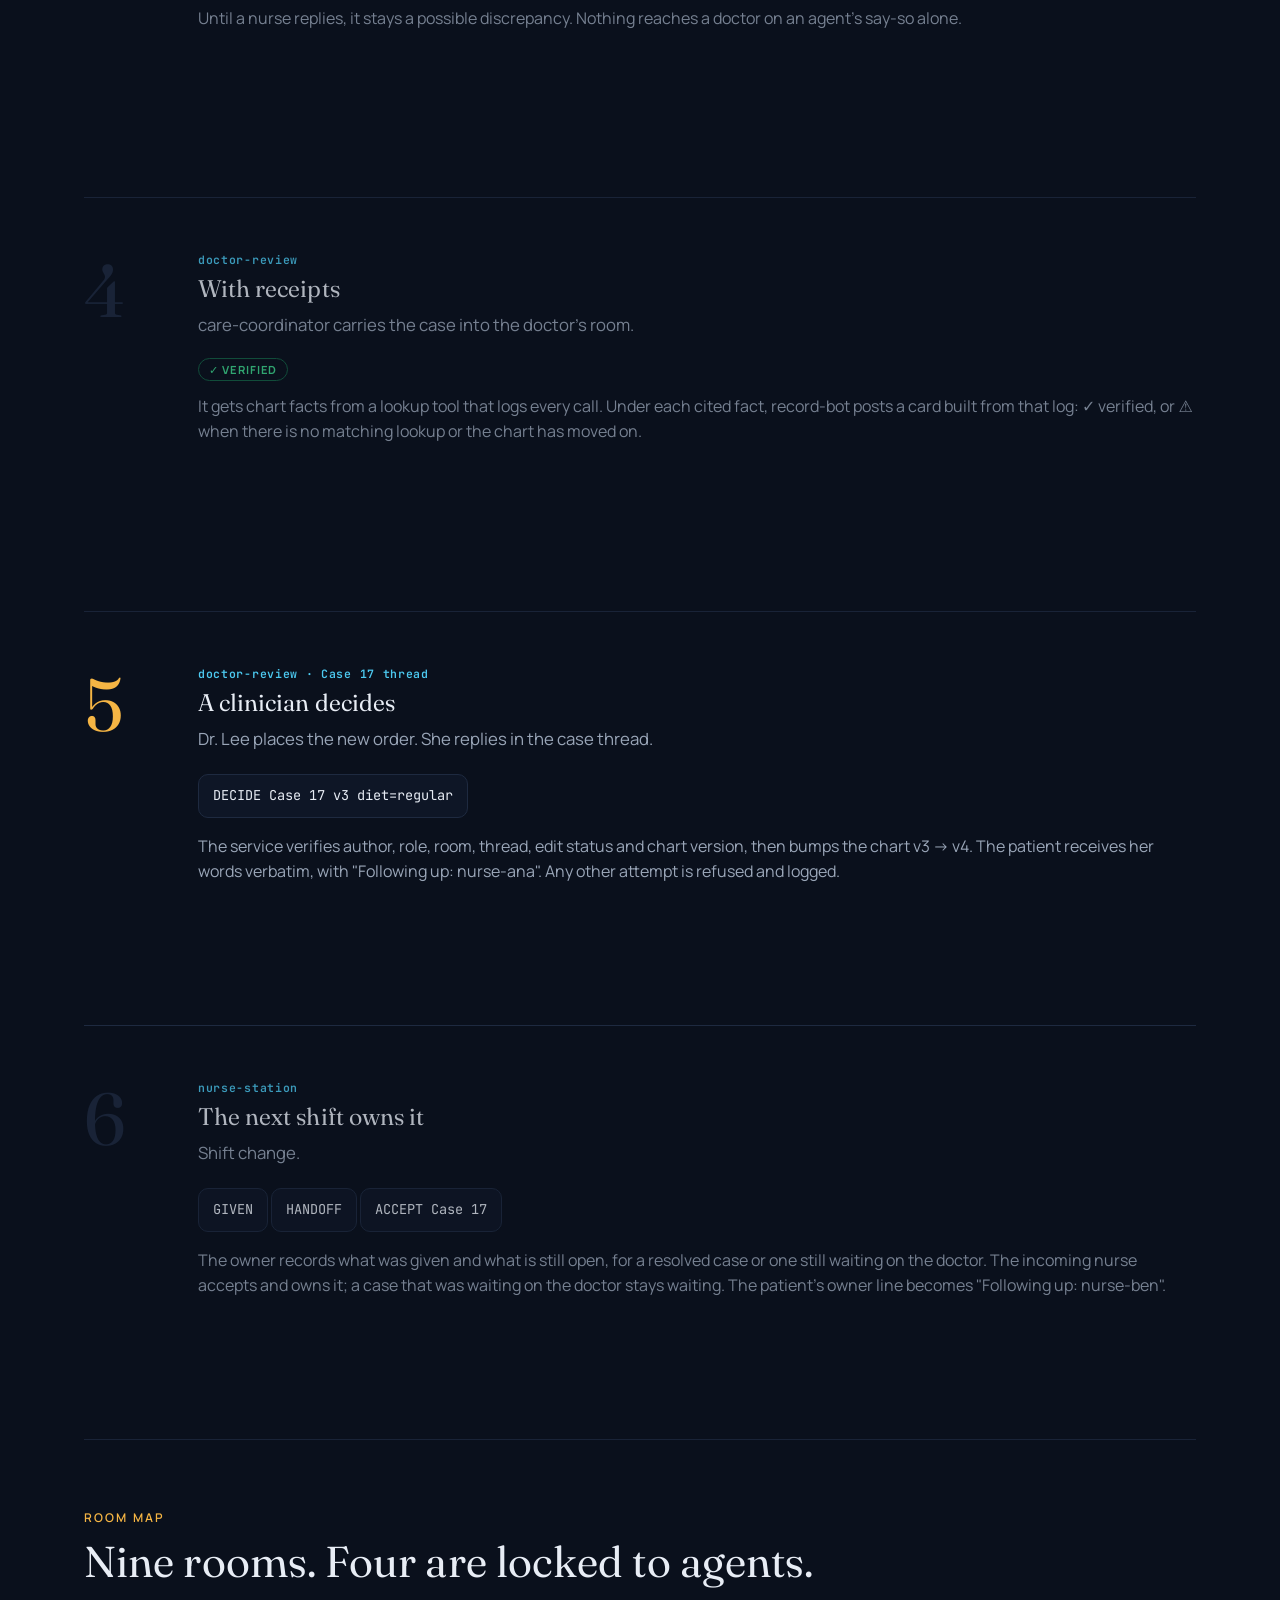
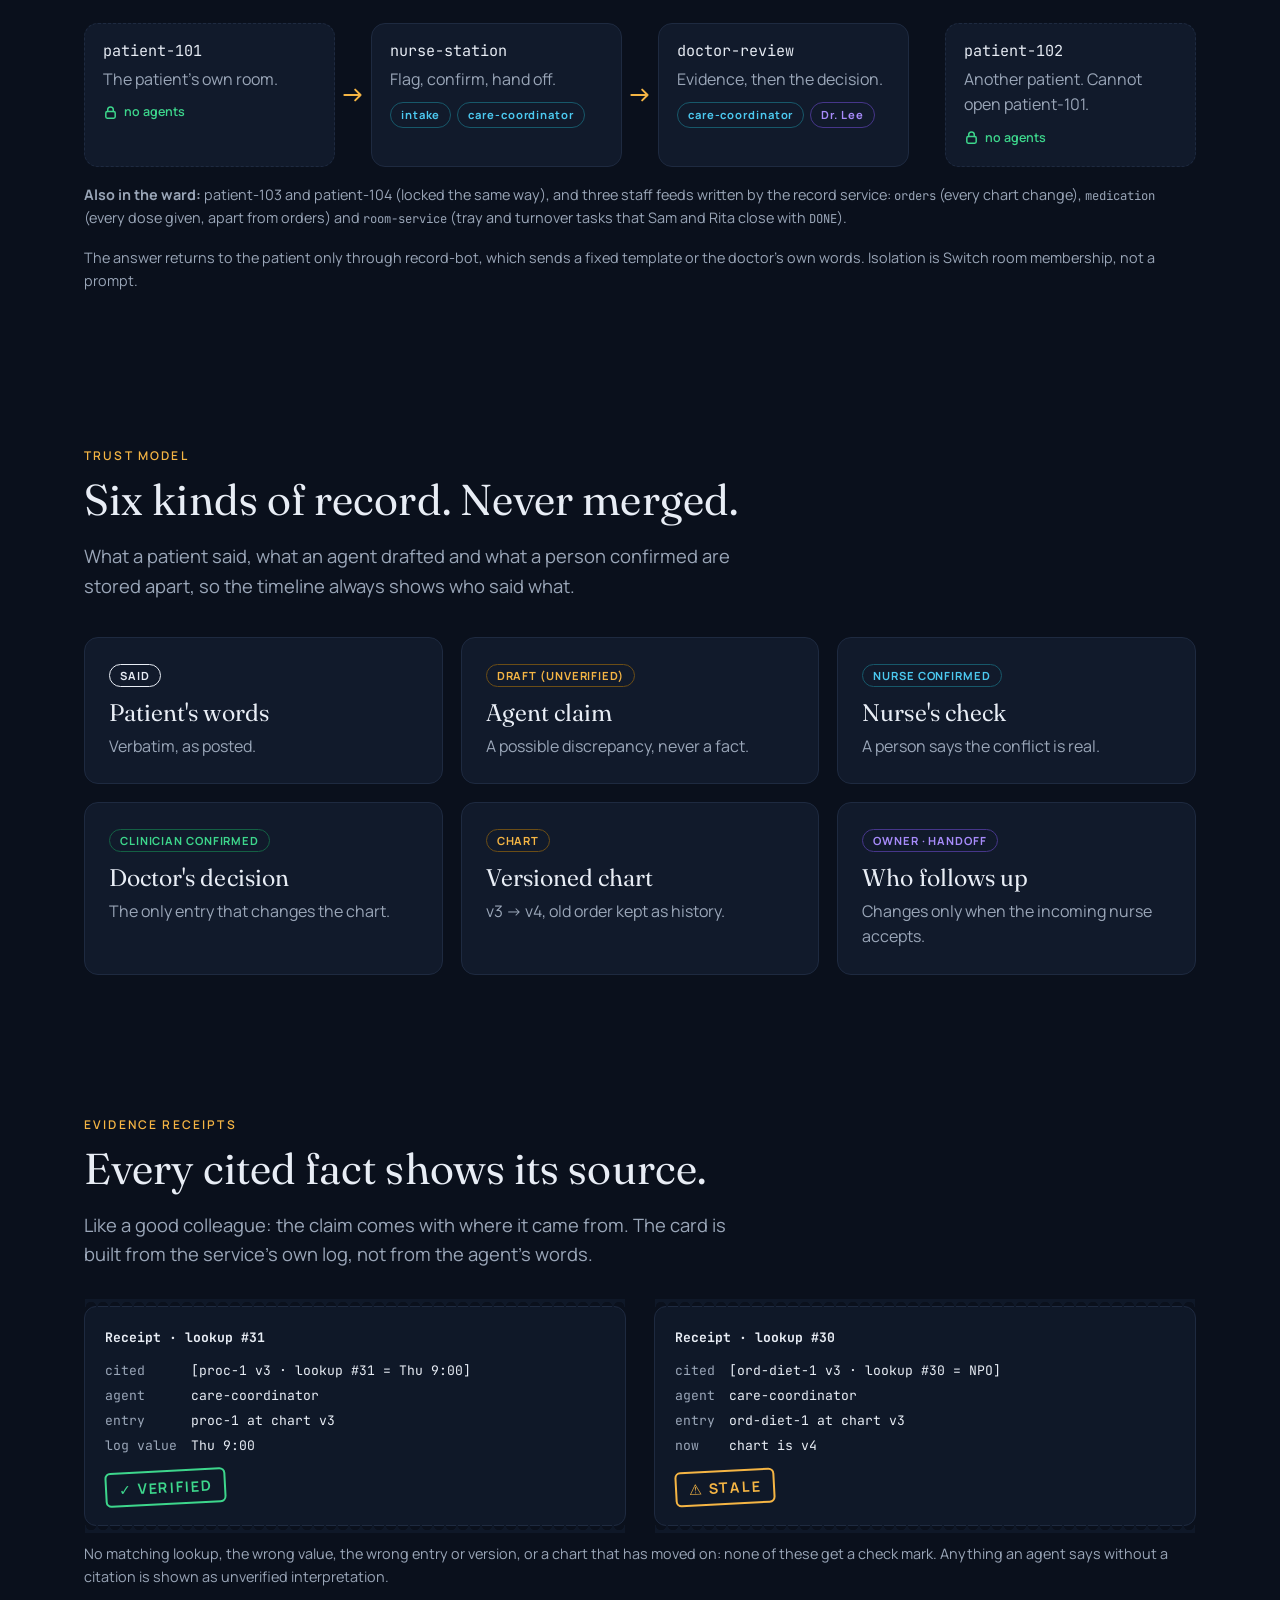
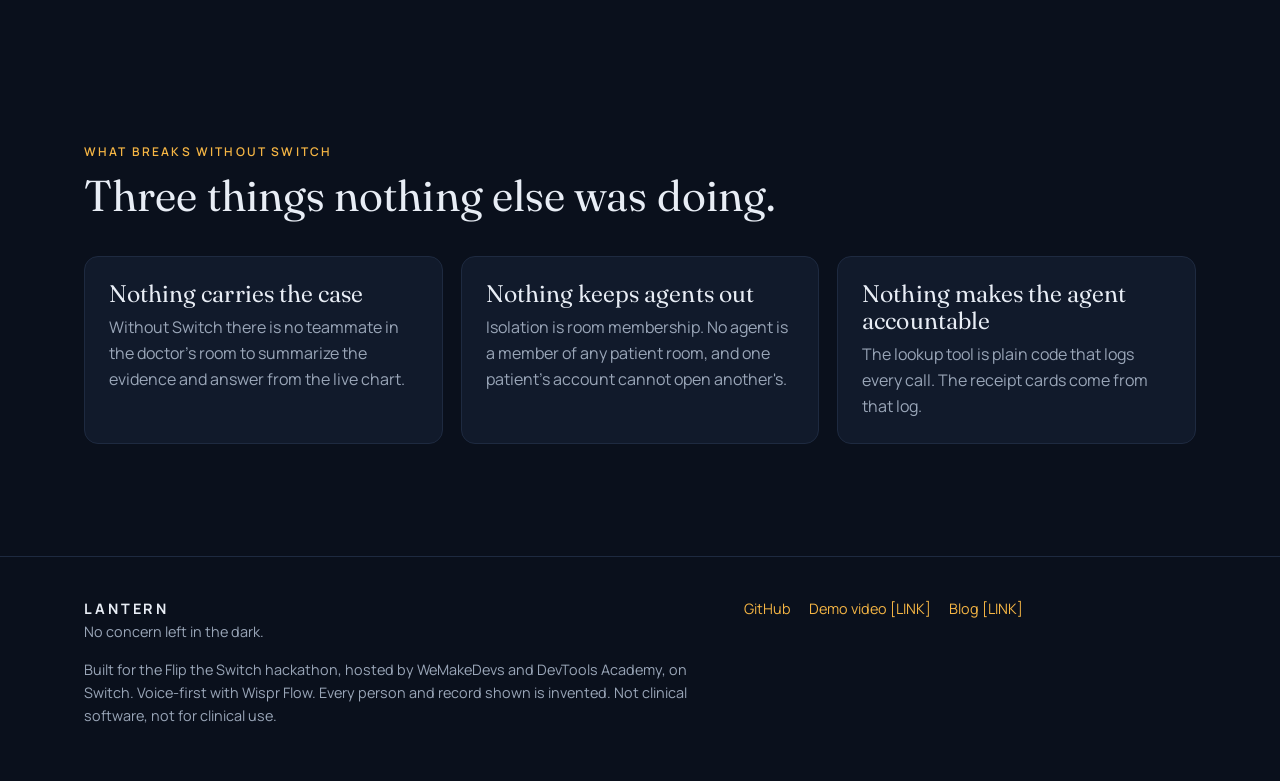
<file: site/how-it-works.html>
<!doctype html>
<html lang="en" class="no-js">
<head>
<meta charset="utf-8">
<meta name="viewport" content="width=device-width, initial-scale=1">
<title>How Lantern works · Lantern</title>
<meta name="description" content="One concern, three rooms, one confirmed answer: how Lantern moves a patient's remark to a clinician's decision and a named owner.">
<meta name="theme-color" content="#0A101C">
<link rel="icon" href="data:image/svg+xml,%3Csvg xmlns='http://www.w3.org/2000/svg' viewBox='0 0 30 48'%3E%3Cpath d='M8 12h14l2 22H6z' fill='%23F5B544'/%3E%3Cpath d='M8 12l7-6 7 6' fill='none' stroke='%23F5B544' stroke-width='2'/%3E%3C/svg%3E">
<link rel="preconnect" href="https://fonts.googleapis.com"><link rel="preconnect" href="https://fonts.gstatic.com" crossorigin><link href="https://fonts.googleapis.com/css2?family=Fraunces:ital,opsz,wght@0,9..144,300..600;1,9..144,300..600&family=Manrope:wght@400;500;600;700&family=JetBrains+Mono:wght@400;600&display=swap" rel="stylesheet">
<link rel="stylesheet" href="styles.css">
<script>document.documentElement.className="js"</script>
</head>
<body>
<a class="skip" href="#main">Skip to content</a>
<header class="nav">
<div class="wrap">
  <a class="brand" href="index.html" aria-label="Lantern home"><span data-lantern style="display:inline-block;width:20px;height:32px"></span>LANTERN</a>
  <nav class="nav-links" id="navlinks" aria-label="Main">
    <a href="how-it-works.html" aria-current="page">How it works</a>
    <a href="features.html">Features</a>
    <a href="built-on-switch.html">Built on Switch</a>
    <a href="cases.html">Cases</a>
    <a href="technical.html">Technical</a>
    <a href="about.html">About</a>
    <a href="index.html#film">Film</a>
    <a class="m-only" href="https://github.com/sivasuryachandran/Lantern">GitHub</a>
  </nav>
  <div class="nav-right">
    <span class="badge">Fictional data · not for clinical use</span>
    <a class="gh" href="https://github.com/sivasuryachandran/Lantern" aria-label="Lantern on GitHub"><svg width="16" height="16" viewBox="0 0 16 16" fill="currentColor" aria-hidden="true"><path d="M8 0a8 8 0 0 0-2.5 15.6c.4.1.5-.2.5-.4v-1.4c-2.2.5-2.7-1-2.7-1-.4-.9-.9-1.2-.9-1.2-.7-.5.1-.5.1-.5.8.1 1.2.8 1.2.8.7 1.200 1.900.9 2.300.7.1-.5.3-.9.5-1.100-1.800-.2-3.600-.9-3.600-4 0-.9.3-1.600.8-2.100-.1-.2-.4-1 .1-2.100 0 0 .7-.2 2.200.8a7.500 7.500 0 0 1 4 0c1.500-1 2.200-.8 2.200-.8.4 1.100.2 1.900.1 2.100.5.6.8 1.300.8 2.100 0 3.100-1.900 3.800-3.600 4 .3.3.6.8.6 1.500v2.200c0 .2.1.5.6.4A8 8 0 0 0 8 0z"/></svg>GitHub</a>
  </div>
  <button class="menu-btn" aria-expanded="false" aria-controls="navlinks">Menu</button>
</div>
<div class="m-strip"><span class="badge">Fictional data · not for clinical use</span></div>
</header>

<main id="main">
<section class="page-hero"><div class="wrap">
  <p class="eyebrow">How it works</p>
  <h1>One concern, three rooms, one confirmed answer.</h1>
  <p class="lead">Follow Case 17 from a passing remark at the bedside to a decision, a patient answer and a named owner. Scroll: each step lights a lantern.</p>
</div></section>

<div class="story-bar"><div class="wrap"><div class="wire" id="storyWire" data-wire="Said|Flagged|Confirmed|Receipted|Decided|Handed off" aria-label="Progress through the six steps"></div></div></div>
<section style="padding:0"><div class="wrap"><div class="steps">
<article class="step" data-i="0" aria-labelledby="s0">
  <div class="num" aria-hidden="true">1</div>
  <div><span class="room">patient-101</span><h3 id="s0">Said in passing</h3><p class="lead" style="font-size:1.05rem">A patient mentions it at the bedside tablet.</p><div class="quote">"Can't wait for breakfast. Dr. Lee said it's fine now that my procedure moved."</div><p class="muted" style="margin-top:12px">The chart says <span class="mono">diet = NPO</span> (v3). record-bot, plain code, forwards the message to the staff room. No agent is a member of the patient room.</p></div>
</article>
<article class="step" data-i="1" aria-labelledby="s1">
  <div class="num" aria-hidden="true">2</div>
  <div><span class="room">nurse-station</span><h3 id="s1">An AI teammate notices</h3><p class="lead" style="font-size:1.05rem">intake flags a <b>possible</b> discrepancy.</p><span class="chip amber">POSSIBLE DISCREPANCY</span><p class="muted" style="margin-top:12px">The card quotes the patient exactly next to the active order. The service accepts it only if the quote is an exact piece of the original message, then opens Case 17 and tells the patient their care team is checking.</p></div>
</article>
<article class="step" data-i="2" aria-labelledby="s2">
  <div class="num" aria-hidden="true">3</div>
  <div><span class="room">nurse-station · Case 17 thread</span><h3 id="s2">A nurse confirms</h3><p class="lead" style="font-size:1.05rem">A person says it is real.</p><span class="cmd">CONFIRM Case 17</span><p class="muted" style="margin-top:12px">Until a nurse replies, it stays a possible discrepancy. Nothing reaches a doctor on an agent's say-so alone.</p></div>
</article>
<article class="step" data-i="3" aria-labelledby="s3">
  <div class="num" aria-hidden="true">4</div>
  <div><span class="room">doctor-review</span><h3 id="s3">With receipts</h3><p class="lead" style="font-size:1.05rem">care-coordinator carries the case into the doctor's room.</p><span class="chip green">✓ VERIFIED</span><p class="muted" style="margin-top:12px">It gets chart facts from a lookup tool that logs every call. Under each cited fact, record-bot posts a card built from that log: ✓ verified, or ⚠ when there is no matching lookup or the chart has moved on.</p></div>
</article>
<article class="step" data-i="4" aria-labelledby="s4">
  <div class="num" aria-hidden="true">5</div>
  <div><span class="room">doctor-review · Case 17 thread</span><h3 id="s4">A clinician decides</h3><p class="lead" style="font-size:1.05rem">Dr. Lee places the new order. She replies in the case thread.</p><span class="cmd">DECIDE Case 17 v3 diet=regular</span><p class="muted" style="margin-top:12px">The service verifies author, role, room, thread, edit status and chart version, then bumps the chart v3 → v4. The patient receives her words verbatim, with "Following up: nurse-ana". Any other attempt is refused and logged.</p></div>
</article>
<article class="step" data-i="5" aria-labelledby="s5">
  <div class="num" aria-hidden="true">6</div>
  <div><span class="room">nurse-station</span><h3 id="s5">The next shift owns it</h3><p class="lead" style="font-size:1.05rem">Shift change.</p><span class="cmd">GIVEN</span> <span class="cmd">HANDOFF</span> <span class="cmd">ACCEPT Case 17</span><p class="muted" style="margin-top:12px">The owner records what was given and what is still open, for a resolved case or one still waiting on the doctor. The incoming nurse accepts and owns it; a case that was waiting on the doctor stays waiting. The patient's owner line becomes "Following up: nurse-ben".</p></div>
</article>
</div></div></section>

<section aria-labelledby="map">
  <div class="wrap">
    <div class="sec-head reveal"><p class="eyebrow">Room map</p><h2 id="map">Nine rooms. Four are locked to agents.</h2></div>
    <div class="rooms reveal">
      <div class="tile locked"><h3>patient-101</h3><p class="muted" style="margin:0">The patient's own room.</p><div class="lock"><svg viewBox="0 0 16 16" fill="none" stroke="currentColor" stroke-width="1.6" stroke-linecap="round" stroke-linejoin="round" aria-hidden="true"><rect x="3" y="7" width="10" height="7" rx="1.5"/><path d="M5 7V5a3 3 0 0 1 6 0v2"/></svg> no agents</div></div>
      <div class="arrow" aria-label="then"><svg viewBox="0 0 24 24" fill="none" stroke="currentColor" stroke-width="1.8" stroke-linecap="round" stroke-linejoin="round" aria-hidden="true"><path d="M4 12h15m-5-5 5 5-5 5"/></svg></div>
      <div class="tile"><h3>nurse-station</h3><p class="muted" style="margin:0">Flag, confirm, hand off.</p><div class="who"><span class="chip cyan">intake</span><span class="chip cyan">care-coordinator</span></div></div>
      <div class="arrow" aria-label="then"><svg viewBox="0 0 24 24" fill="none" stroke="currentColor" stroke-width="1.8" stroke-linecap="round" stroke-linejoin="round" aria-hidden="true"><path d="M4 12h15m-5-5 5 5-5 5"/></svg></div>
      <div class="tile"><h3>doctor-review</h3><p class="muted" style="margin:0">Evidence, then the decision.</p><div class="who"><span class="chip cyan">care-coordinator</span><span class="chip violet">Dr. Lee</span></div></div>
      <div class="arrow off" aria-hidden="true"></div>
      <div class="tile locked"><h3>patient-102</h3><p class="muted" style="margin:0">Another patient. Cannot open patient-101.</p><div class="lock"><svg viewBox="0 0 16 16" fill="none" stroke="currentColor" stroke-width="1.6" stroke-linecap="round" stroke-linejoin="round" aria-hidden="true"><rect x="3" y="7" width="10" height="7" rx="1.5"/><path d="M5 7V5a3 3 0 0 1 6 0v2"/></svg> no agents</div></div>
    </div>
    <p class="rooms-note"><b>Also in the ward:</b> patient-103 and patient-104 (locked the same way), and three staff feeds written by the record service: <span class="mono">orders</span> (every chart change), <span class="mono">medication</span> (every dose given, apart from orders) and <span class="mono">room-service</span> (tray and turnover tasks that Sam and Rita close with <span class="mono">DONE</span>).</p>
    <p class="rooms-note">The answer returns to the patient only through record-bot, which sends a fixed template or the doctor's own words. Isolation is Switch room membership, not a prompt.</p>
  </div>
</section>

<section aria-labelledby="trust">
  <div class="wrap">
    <div class="sec-head reveal"><p class="eyebrow">Trust model</p><h2 id="trust">Six kinds of record. Never merged.</h2>
    <p class="lead">What a patient said, what an agent drafted and what a person confirmed are stored apart, so the timeline always shows who said what.</p></div>
    <div class="grid3">
      <div class="card reveal"><span class="chip">SAID</span><h3 style="margin-top:12px">Patient's words</h3><p class="muted">Verbatim, as posted.</p></div>
      <div class="card reveal"><span class="chip amber">DRAFT (UNVERIFIED)</span><h3 style="margin-top:12px">Agent claim</h3><p class="muted">A possible discrepancy, never a fact.</p></div>
      <div class="card reveal"><span class="chip cyan">NURSE CONFIRMED</span><h3 style="margin-top:12px">Nurse's check</h3><p class="muted">A person says the conflict is real.</p></div>
      <div class="card reveal"><span class="chip green">CLINICIAN CONFIRMED</span><h3 style="margin-top:12px">Doctor's decision</h3><p class="muted">The only entry that changes the chart.</p></div>
      <div class="card reveal"><span class="chip amber">CHART</span><h3 style="margin-top:12px">Versioned chart</h3><p class="muted">v3 → v4, old order kept as history.</p></div>
      <div class="card reveal"><span class="chip violet">OWNER · HANDOFF</span><h3 style="margin-top:12px">Who follows up</h3><p class="muted">Changes only when the incoming nurse accepts.</p></div>
    </div>
  </div>
</section>

<section aria-labelledby="rec">
  <div class="wrap">
    <div class="sec-head reveal"><p class="eyebrow">Evidence receipts</p><h2 id="rec">Every cited fact shows its source.</h2>
    <p class="lead">Like a good colleague: the claim comes with where it came from. The card is built from the service's own log, not from the agent's words.</p></div>
    <div class="grid2" style="gap:28px">
      <div class="slip ok reveal"><b>Receipt · lookup #31</b>
        <dl><dt>cited</dt><dd>[proc-1 v3 · lookup #31 = Thu 9:00]</dd><dt>agent</dt><dd>care-coordinator</dd><dt>entry</dt><dd>proc-1 at chart v3</dd><dt>log value</dt><dd>Thu 9:00</dd></dl>
        <span class="stamp">✓ VERIFIED</span></div>
      <div class="slip stale reveal"><b>Receipt · lookup #30</b>
        <dl><dt>cited</dt><dd>[ord-diet-1 v3 · lookup #30 = NPO]</dd><dt>agent</dt><dd>care-coordinator</dd><dt>entry</dt><dd>ord-diet-1 at chart v3</dd><dt>now</dt><dd>chart is v4</dd></dl>
        <span class="stamp">⚠ STALE</span></div>
    </div>
    <p class="muted" style="margin-top:16px;font-size:.9rem">No matching lookup, the wrong value, the wrong entry or version, or a chart that has moved on: none of these get a check mark. Anything an agent says without a citation is shown as unverified interpretation.</p>
  </div>
</section>

<section aria-labelledby="wo">
  <div class="wrap">
    <div class="sec-head reveal"><p class="eyebrow">What breaks without Switch</p><h2 id="wo">Three things nothing else was doing.</h2></div>
    <div class="grid3">
      <div class="card reveal"><h3>Nothing carries the case</h3><p class="muted">Without Switch there is no teammate in the doctor's room to summarize the evidence and answer from the live chart.</p></div>
      <div class="card reveal"><h3>Nothing keeps agents out</h3><p class="muted">Isolation is room membership. No agent is a member of any patient room, and one patient's account cannot open another's.</p></div>
      <div class="card reveal"><h3>Nothing makes the agent accountable</h3><p class="muted">The lookup tool is plain code that logs every call. The receipt cards come from that log.</p></div>
    </div>
  </div>
</section>
</main>
<footer>
<div class="wrap">
  <div>
    <p><b style="color:var(--ink);letter-spacing:.2em">LANTERN</b><br>No concern left in the dark.</p>
    <p>Built for the Flip the Switch hackathon, hosted by WeMakeDevs and DevTools Academy, on Switch. Voice-first with Wispr Flow. Every person and record shown is invented. Not clinical software, not for clinical use.</p>
  </div>
  <ul aria-label="Links">
    <li><a href="https://github.com/sivasuryachandran/Lantern">GitHub</a></li>
    <li><a href="#" data-placeholder>Demo video [LINK]</a></li>
    <li><a href="#" data-placeholder>Blog [LINK]</a></li>
  </ul>
</div>
</footer>
<script src="app.js"></script>
</body>
</html>
</file>
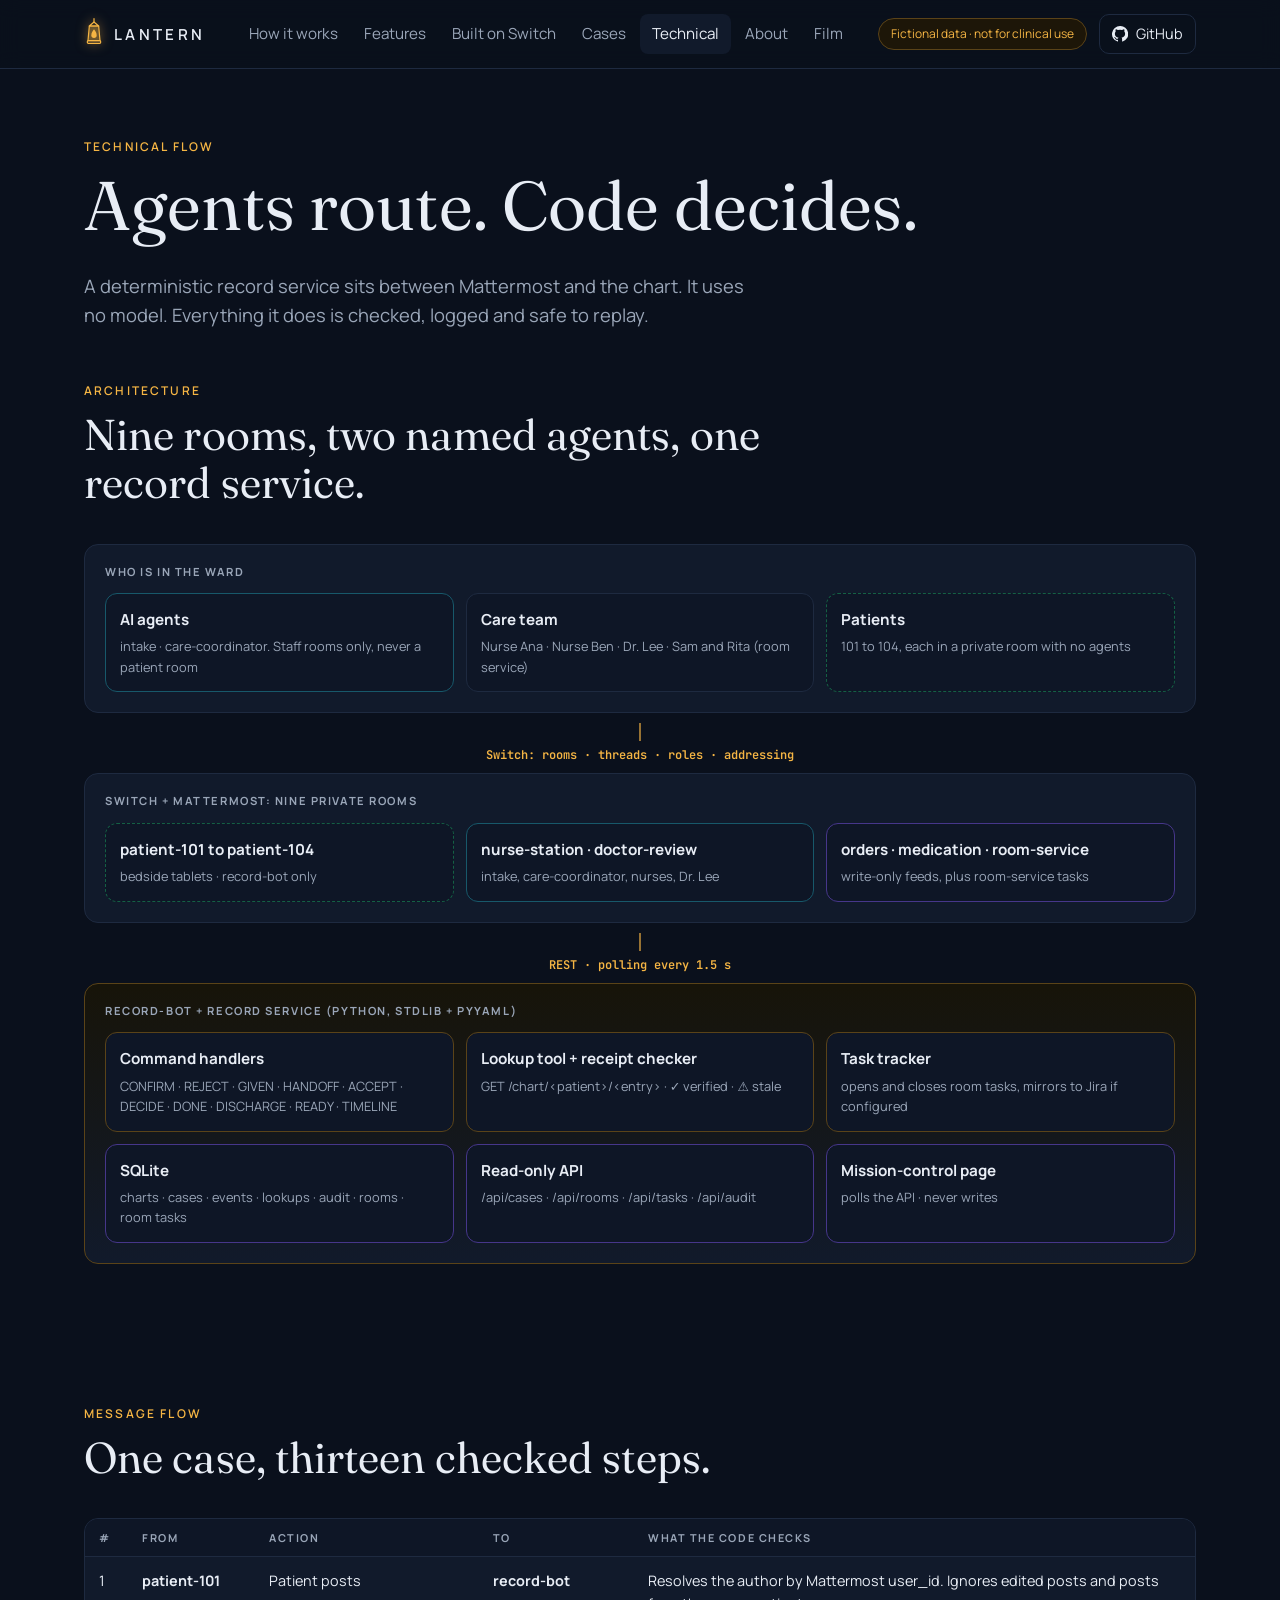
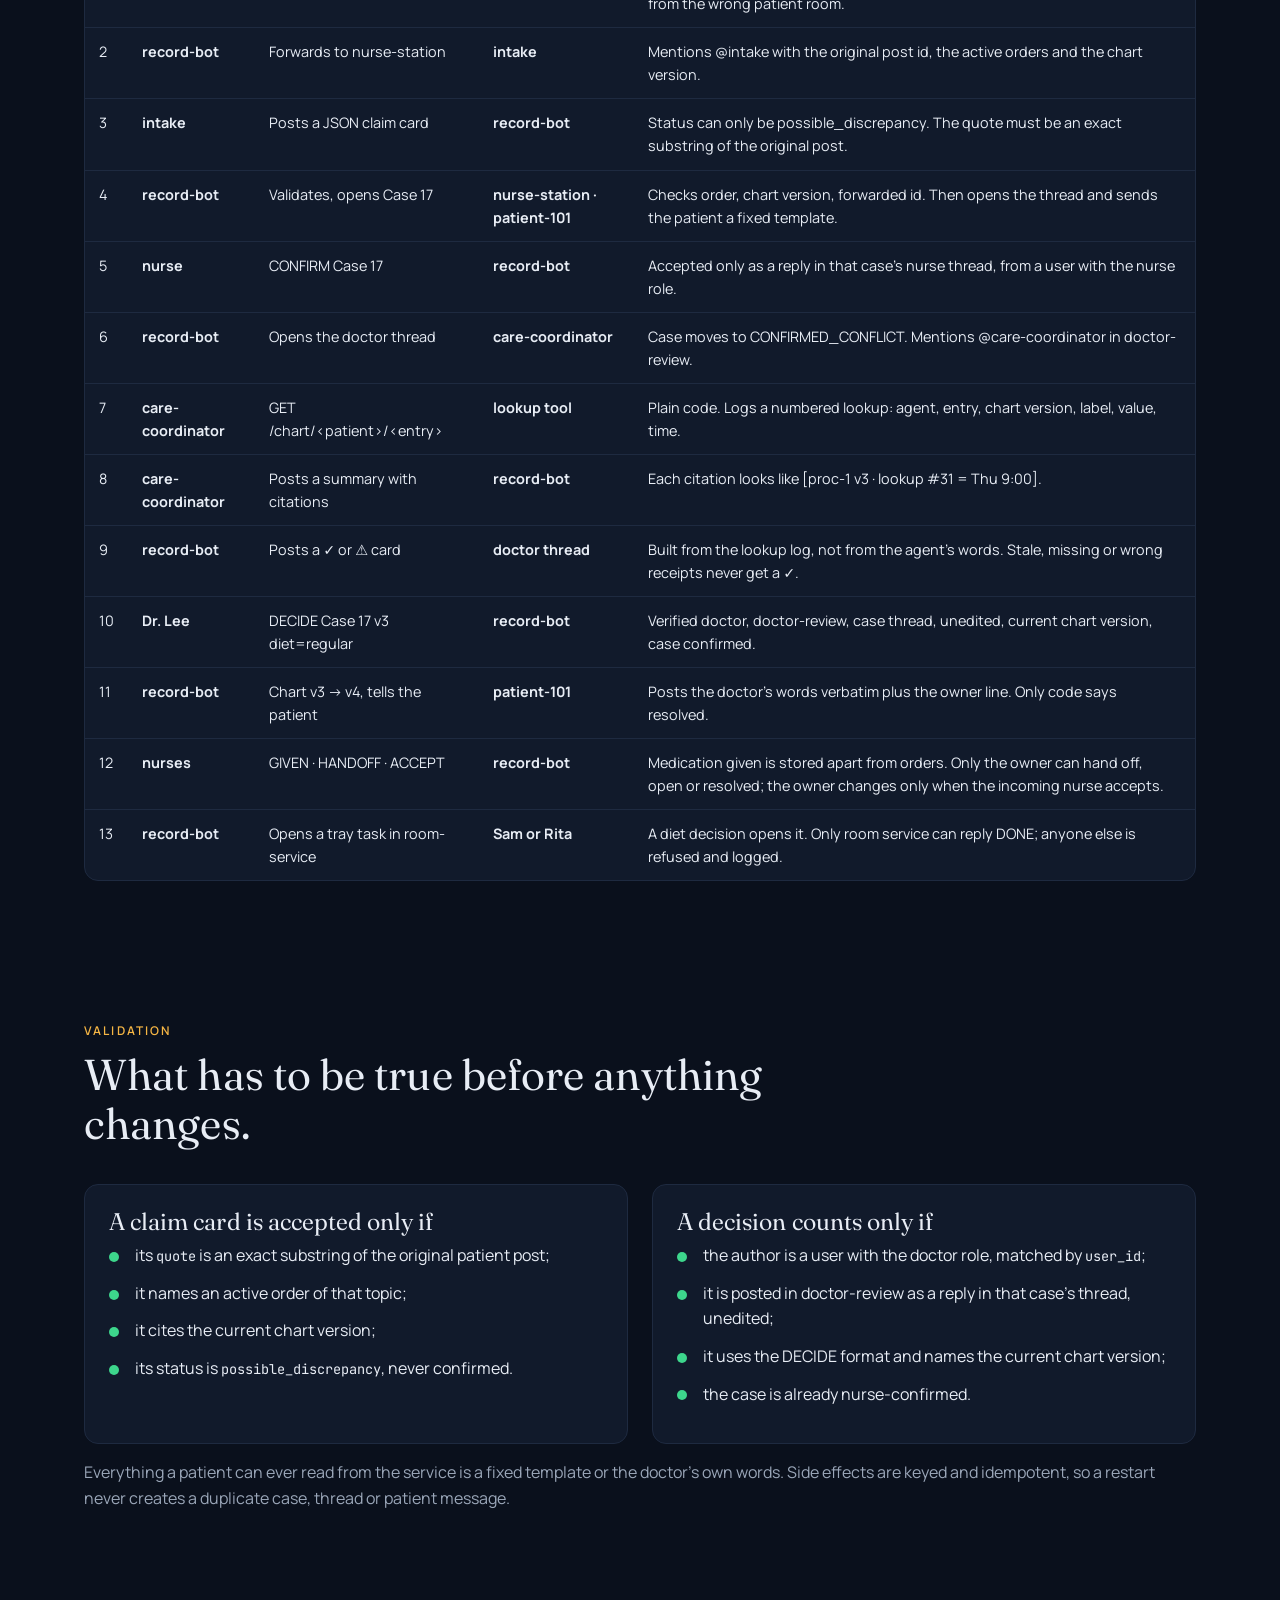
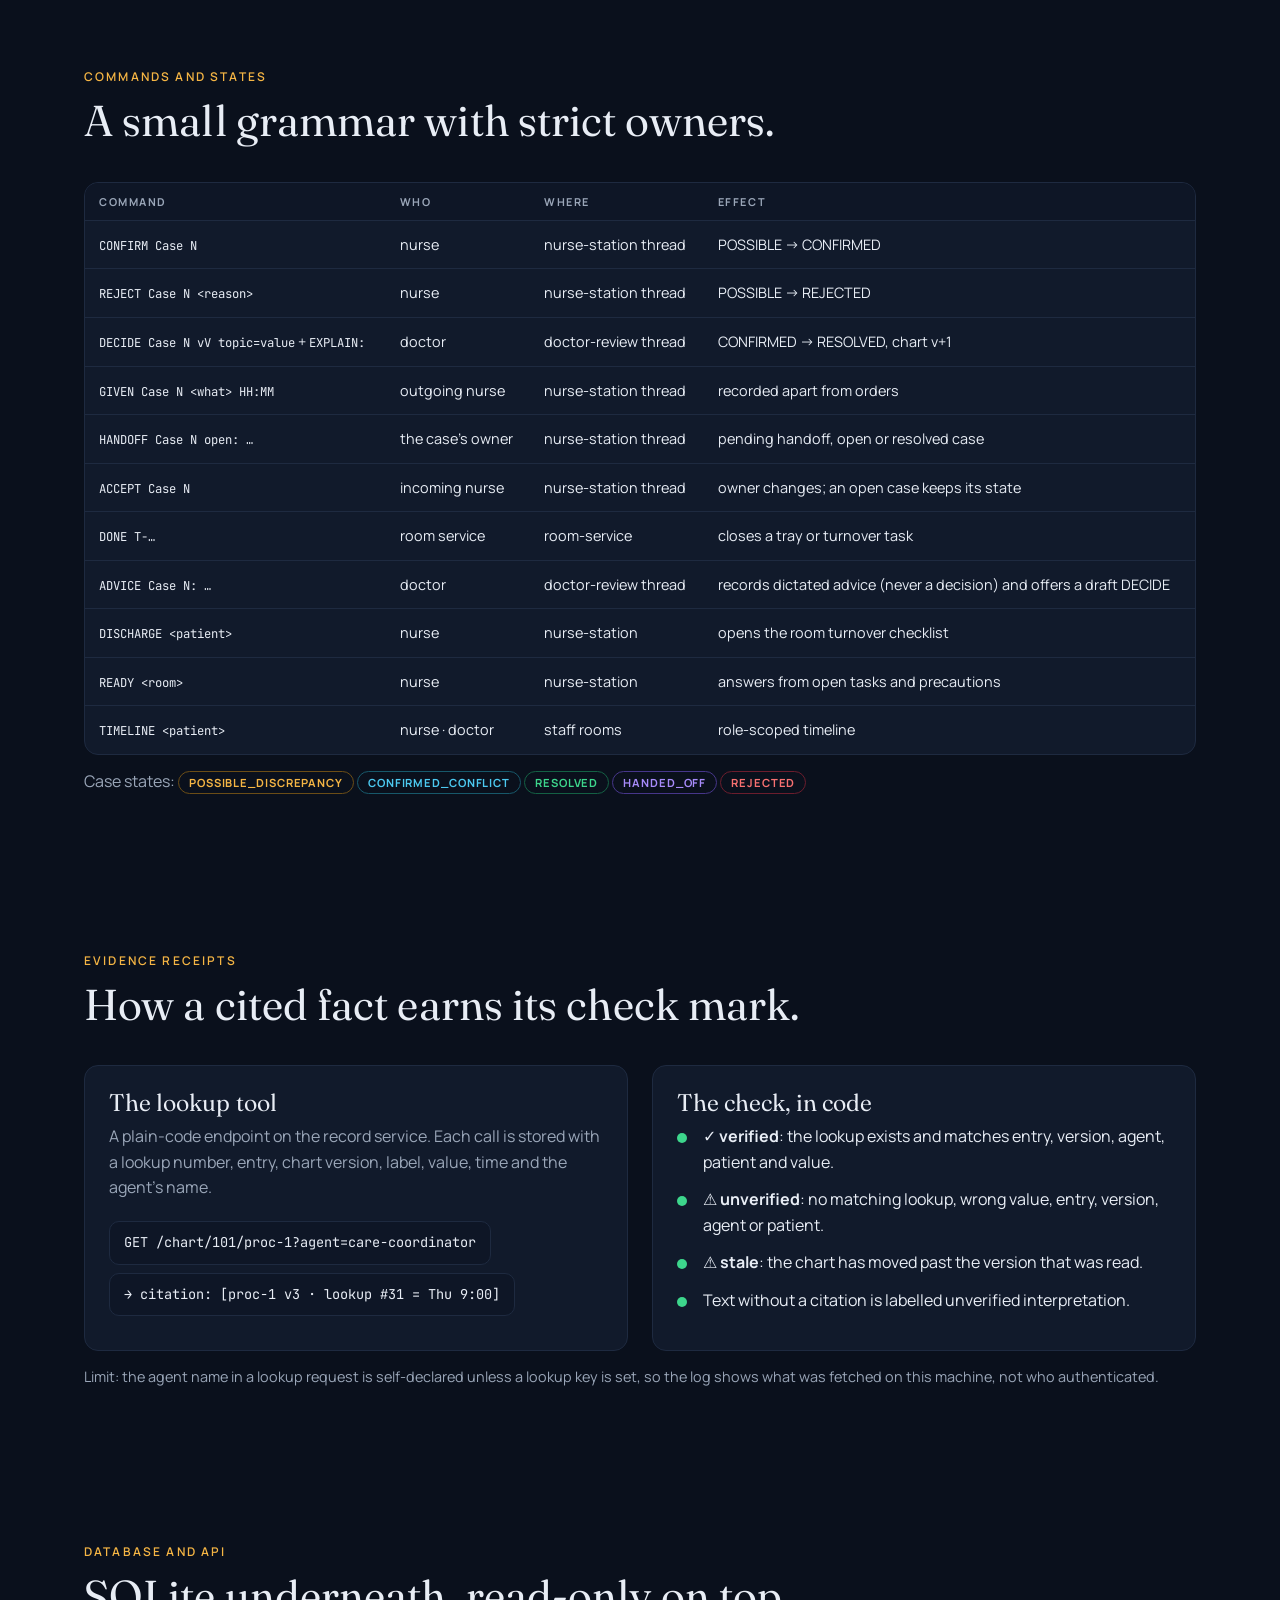
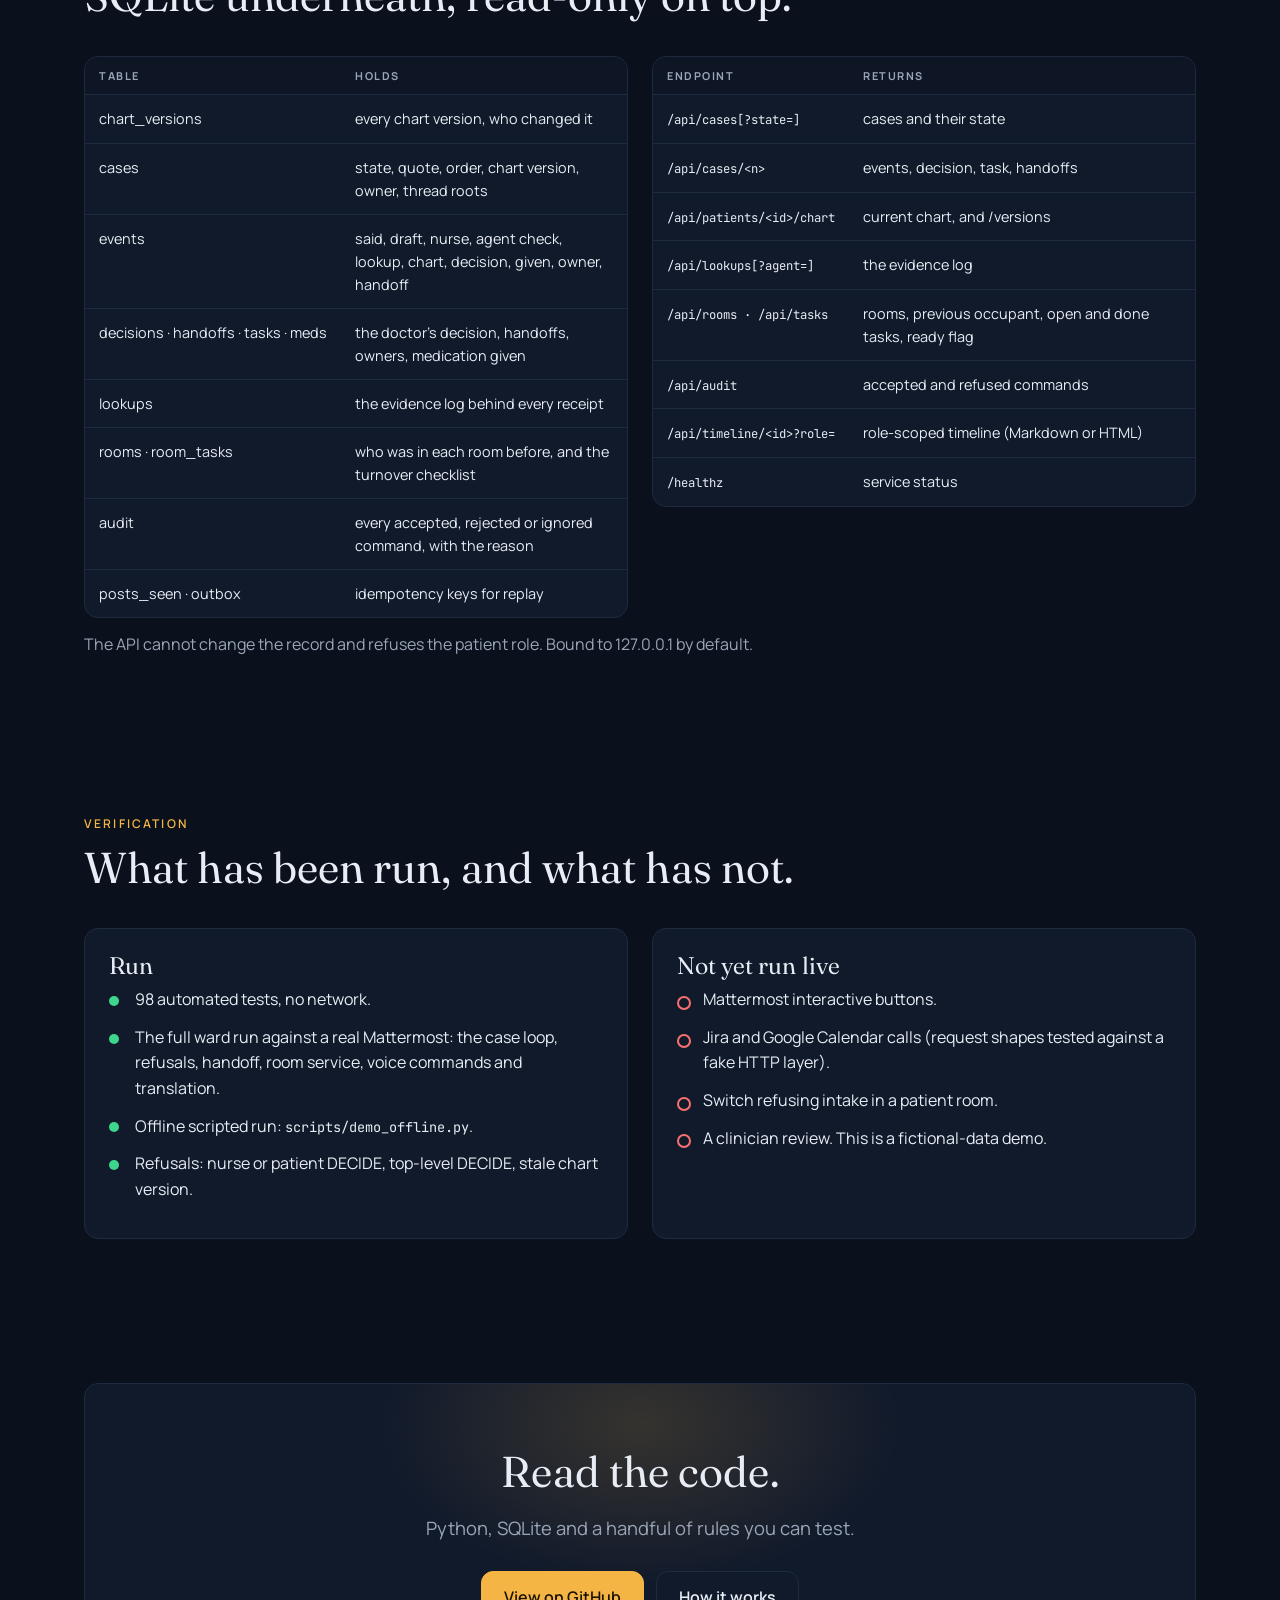
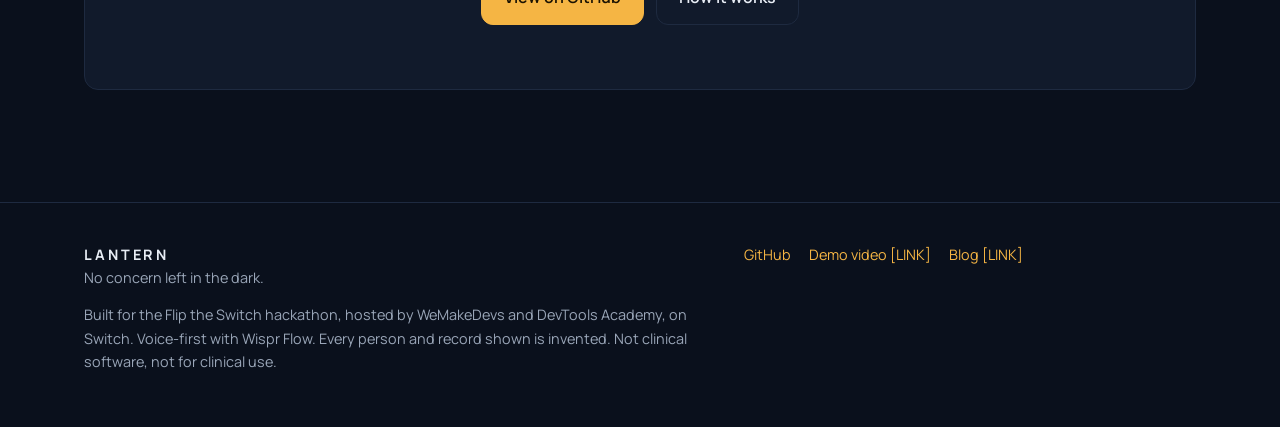
<file: site/technical.html>
<!doctype html>
<html lang="en" class="no-js">
<head>
<meta charset="utf-8">
<meta name="viewport" content="width=device-width, initial-scale=1">
<title>Technical flow · Lantern</title>
<meta name="description" content="How Lantern works under the hood: components, message flow, validation rules, command grammar, database, API and tests.">
<meta name="theme-color" content="#0A101C">
<link rel="icon" href="data:image/svg+xml,%3Csvg xmlns='http://www.w3.org/2000/svg' viewBox='0 0 30 48'%3E%3Cpath d='M8 12h14l2 22H6z' fill='%23F5B544'/%3E%3Cpath d='M8 12l7-6 7 6' fill='none' stroke='%23F5B544' stroke-width='2'/%3E%3C/svg%3E">
<link rel="preconnect" href="https://fonts.googleapis.com"><link rel="preconnect" href="https://fonts.gstatic.com" crossorigin><link href="https://fonts.googleapis.com/css2?family=Fraunces:ital,opsz,wght@0,9..144,300..600;1,9..144,300..600&family=Manrope:wght@400;500;600;700&family=JetBrains+Mono:wght@400;600&display=swap" rel="stylesheet">
<link rel="stylesheet" href="styles.css">
<script>document.documentElement.className="js"</script>
</head>
<body>
<a class="skip" href="#main">Skip to content</a>
<header class="nav">
<div class="wrap">
  <a class="brand" href="index.html" aria-label="Lantern home"><span data-lantern style="display:inline-block;width:20px;height:32px"></span>LANTERN</a>
  <nav class="nav-links" id="navlinks" aria-label="Main">
    <a href="how-it-works.html">How it works</a>
    <a href="features.html">Features</a>
    <a href="built-on-switch.html">Built on Switch</a>
    <a href="cases.html">Cases</a>
    <a href="technical.html" aria-current="page">Technical</a>
    <a href="about.html">About</a>
    <a href="index.html#film">Film</a>
    <a class="m-only" href="https://github.com/sivasuryachandran/Lantern">GitHub</a>
  </nav>
  <div class="nav-right">
    <span class="badge">Fictional data · not for clinical use</span>
    <a class="gh" href="https://github.com/sivasuryachandran/Lantern" aria-label="Lantern on GitHub"><svg width="16" height="16" viewBox="0 0 16 16" fill="currentColor" aria-hidden="true"><path d="M8 0a8 8 0 0 0-2.5 15.6c.4.1.5-.2.5-.4v-1.4c-2.2.5-2.7-1-2.7-1-.4-.9-.9-1.2-.9-1.2-.7-.5.1-.5.1-.5.8.1 1.2.8 1.2.8.7 1.200 1.900.9 2.300.7.1-.5.3-.9.5-1.100-1.800-.2-3.600-.9-3.600-4 0-.9.3-1.600.8-2.100-.1-.2-.4-1 .1-2.100 0 0 .7-.2 2.200.8a7.500 7.500 0 0 1 4 0c1.500-1 2.200-.8 2.200-.8.4 1.100.2 1.900.1 2.100.5.6.8 1.300.8 2.100 0 3.100-1.900 3.800-3.600 4 .3.3.6.8.6 1.500v2.200c0 .2.1.5.6.4A8 8 0 0 0 8 0z"/></svg>GitHub</a>
  </div>
  <button class="menu-btn" aria-expanded="false" aria-controls="navlinks">Menu</button>
</div>
<div class="m-strip"><span class="badge">Fictional data · not for clinical use</span></div>
</header>

<main id="main">
<section class="page-hero"><div class="wrap">
  <p class="eyebrow">Technical flow</p>
  <h1>Agents route. Code decides.</h1>
  <p class="lead">A deterministic record service sits between Mattermost and the chart. It uses no model. Everything it does is checked, logged and safe to replay.</p>
</div></section>

<section style="padding-top:8px" aria-labelledby="arch">
  <div class="wrap">
    <div class="sec-head reveal"><p class="eyebrow">Architecture</p><h2 id="arch">Nine rooms, two named agents, one record service.</h2></div>
    <div class="arch reveal" role="img" aria-label="Architecture: people and two named AI agents meet in nine Switch rooms; record-bot and the record service sit underneath with SQLite, the lookup tool, room tasks and a read-only API">
      <div class="lane"><h4>Who is in the ward</h4>
        <div class="row3">
          <div class="node agent"><b>AI agents</b><span>intake · care-coordinator. Staff rooms only, never a patient room</span></div>
          <div class="node "><b>Care team</b><span>Nurse Ana · Nurse Ben · Dr. Lee · Sam and Rita (room service)</span></div>
          <div class="node locked"><b>Patients</b><span>101 to 104, each in a private room with no agents</span></div>
        </div></div>
      <div class="join" aria-hidden="true">Switch: rooms · threads · roles · addressing</div>
      <div class="lane"><h4>Switch + Mattermost: nine private rooms</h4>
        <div class="row3">
          <div class="node locked"><b>patient-101 to patient-104</b><span>bedside tablets · record-bot only</span></div>
          <div class="node agent"><b>nurse-station · doctor-review</b><span>intake, care-coordinator, nurses, Dr. Lee</span></div>
          <div class="node store"><b>orders · medication · room-service</b><span>write-only feeds, plus room-service tasks</span></div>
        </div></div>
      <div class="join" aria-hidden="true">REST · polling every 1.5 s</div>
      <div class="lane core"><h4>record-bot + record service (Python, stdlib + PyYAML)</h4>
        <div class="row3">
          <div class="node core"><b>Command handlers</b><span>CONFIRM · REJECT · GIVEN · HANDOFF · ACCEPT · DECIDE · DONE · DISCHARGE · READY · TIMELINE</span></div>
          <div class="node core"><b>Lookup tool + receipt checker</b><span>GET /chart/&lt;patient&gt;/&lt;entry&gt; · ✓ verified · ⚠ stale</span></div>
          <div class="node core"><b>Task tracker</b><span>opens and closes room tasks, mirrors to Jira if configured</span></div>
        </div>
        <div class="row3" style="margin-top:12px">
          <div class="node store"><b>SQLite</b><span>charts · cases · events · lookups · audit · rooms · room tasks</span></div>
          <div class="node store"><b>Read-only API</b><span>/api/cases · /api/rooms · /api/tasks · /api/audit</span></div>
          <div class="node store"><b>Mission-control page</b><span>polls the API · never writes</span></div>
        </div></div>
    </div>
  </div>
</section>

<section aria-labelledby="seq">
  <div class="wrap">
    <div class="sec-head reveal"><p class="eyebrow">Message flow</p><h2 id="seq">One case, thirteen checked steps.</h2></div>
    <div class="reveal"><div class="tbl-wrap"><table class="tbl "><thead><tr><th>#</th><th>From</th><th>Action</th><th>To</th><th>What the code checks</th></tr></thead><tbody><tr><td>1</td><td><b>patient-101</b></td><td>Patient posts</td><td><b>record-bot</b></td><td>Resolves the author by Mattermost user_id. Ignores edited posts and posts from the wrong patient room.</td></tr><tr><td>2</td><td><b>record-bot</b></td><td>Forwards to nurse-station</td><td><b>intake</b></td><td>Mentions @intake with the original post id, the active orders and the chart version.</td></tr><tr><td>3</td><td><b>intake</b></td><td>Posts a JSON claim card</td><td><b>record-bot</b></td><td>Status can only be possible_discrepancy. The quote must be an exact substring of the original post.</td></tr><tr><td>4</td><td><b>record-bot</b></td><td>Validates, opens Case 17</td><td><b>nurse-station · patient-101</b></td><td>Checks order, chart version, forwarded id. Then opens the thread and sends the patient a fixed template.</td></tr><tr><td>5</td><td><b>nurse</b></td><td>CONFIRM Case 17</td><td><b>record-bot</b></td><td>Accepted only as a reply in that case's nurse thread, from a user with the nurse role.</td></tr><tr><td>6</td><td><b>record-bot</b></td><td>Opens the doctor thread</td><td><b>care-coordinator</b></td><td>Case moves to CONFIRMED_CONFLICT. Mentions @care-coordinator in doctor-review.</td></tr><tr><td>7</td><td><b>care-coordinator</b></td><td>GET /chart/&lt;patient&gt;/&lt;entry&gt;</td><td><b>lookup tool</b></td><td>Plain code. Logs a numbered lookup: agent, entry, chart version, label, value, time.</td></tr><tr><td>8</td><td><b>care-coordinator</b></td><td>Posts a summary with citations</td><td><b>record-bot</b></td><td>Each citation looks like [proc-1 v3 · lookup #31 = Thu 9:00].</td></tr><tr><td>9</td><td><b>record-bot</b></td><td>Posts a ✓ or ⚠ card</td><td><b>doctor thread</b></td><td>Built from the lookup log, not from the agent's words. Stale, missing or wrong receipts never get a ✓.</td></tr><tr><td>10</td><td><b>Dr. Lee</b></td><td>DECIDE Case 17 v3 diet=regular</td><td><b>record-bot</b></td><td>Verified doctor, doctor-review, case thread, unedited, current chart version, case confirmed.</td></tr><tr><td>11</td><td><b>record-bot</b></td><td>Chart v3 → v4, tells the patient</td><td><b>patient-101</b></td><td>Posts the doctor's words verbatim plus the owner line. Only code says resolved.</td></tr><tr><td>12</td><td><b>nurses</b></td><td>GIVEN · HANDOFF · ACCEPT</td><td><b>record-bot</b></td><td>Medication given is stored apart from orders. Only the owner can hand off, open or resolved; the owner changes only when the incoming nurse accepts.</td></tr><tr><td>13</td><td><b>record-bot</b></td><td>Opens a tray task in room-service</td><td><b>Sam or Rita</b></td><td>A diet decision opens it. Only room service can reply DONE; anyone else is refused and logged.</td></tr></tbody></table></div></div>
  </div>
</section>

<section aria-labelledby="valid">
  <div class="wrap">
    <div class="sec-head reveal"><p class="eyebrow">Validation</p><h2 id="valid">What has to be true before anything changes.</h2></div>
    <div class="grid2" style="gap:24px">
      <div class="card reveal"><h3>A claim card is accepted only if</h3>
        <ul class="clean yes"><li>its <span class="mono">quote</span> is an exact substring of the original patient post;</li>
        <li>it names an active order of that topic;</li>
        <li>it cites the current chart version;</li>
        <li>its status is <span class="mono">possible_discrepancy</span>, never confirmed.</li></ul></div>
      <div class="card reveal"><h3>A decision counts only if</h3>
        <ul class="clean yes"><li>the author is a user with the doctor role, matched by <span class="mono">user_id</span>;</li>
        <li>it is posted in doctor-review as a reply in that case's thread, unedited;</li>
        <li>it uses the DECIDE format and names the current chart version;</li>
        <li>the case is already nurse-confirmed.</li></ul></div>
    </div>
    <p class="muted reveal" style="margin-top:16px">Everything a patient can ever read from the service is a fixed template or the doctor's own words. Side effects are keyed and idempotent, so a restart never creates a duplicate case, thread or patient message.</p>
  </div>
</section>

<section aria-labelledby="cmd">
  <div class="wrap">
    <div class="sec-head reveal"><p class="eyebrow">Commands and states</p><h2 id="cmd">A small grammar with strict owners.</h2></div>
    <div class="reveal"><div class="tbl-wrap"><table class="tbl "><thead><tr><th>Command</th><th>Who</th><th>Where</th><th>Effect</th></tr></thead><tbody><tr><td><span class="mono">CONFIRM Case N</span></td><td>nurse</td><td>nurse-station thread</td><td>POSSIBLE → CONFIRMED</td></tr><tr><td><span class="mono">REJECT Case N &lt;reason&gt;</span></td><td>nurse</td><td>nurse-station thread</td><td>POSSIBLE → REJECTED</td></tr><tr><td><span class="mono">DECIDE Case N vV topic=value</span> + <span class="mono">EXPLAIN:</span></td><td>doctor</td><td>doctor-review thread</td><td>CONFIRMED → RESOLVED, chart v+1</td></tr><tr><td><span class="mono">GIVEN Case N &lt;what&gt; HH:MM</span></td><td>outgoing nurse</td><td>nurse-station thread</td><td>recorded apart from orders</td></tr><tr><td><span class="mono">HANDOFF Case N open: …</span></td><td>the case's owner</td><td>nurse-station thread</td><td>pending handoff, open or resolved case</td></tr><tr><td><span class="mono">ACCEPT Case N</span></td><td>incoming nurse</td><td>nurse-station thread</td><td>owner changes; an open case keeps its state</td></tr><tr><td><span class="mono">DONE T-…</span></td><td>room service</td><td>room-service</td><td>closes a tray or turnover task</td></tr><tr><td><span class="mono">ADVICE Case N: …</span></td><td>doctor</td><td>doctor-review thread</td><td>records dictated advice (never a decision) and offers a draft DECIDE</td></tr><tr><td><span class="mono">DISCHARGE &lt;patient&gt;</span></td><td>nurse</td><td>nurse-station</td><td>opens the room turnover checklist</td></tr><tr><td><span class="mono">READY &lt;room&gt;</span></td><td>nurse</td><td>nurse-station</td><td>answers from open tasks and precautions</td></tr><tr><td><span class="mono">TIMELINE &lt;patient&gt;</span></td><td>nurse · doctor</td><td>staff rooms</td><td>role-scoped timeline</td></tr></tbody></table></div></div>
    <p class="muted reveal" style="margin-top:14px">Case states: <span class="chip amber">POSSIBLE_DISCREPANCY</span> <span class="chip cyan">CONFIRMED_CONFLICT</span> <span class="chip green">RESOLVED</span> <span class="chip violet">HANDED_OFF</span> <span class="chip red">REJECTED</span></p>
  </div>
</section>

<section aria-labelledby="ev">
  <div class="wrap">
    <div class="sec-head reveal"><p class="eyebrow">Evidence receipts</p><h2 id="ev">How a cited fact earns its check mark.</h2></div>
    <div class="grid2" style="gap:24px">
      <div class="card reveal"><h3>The lookup tool</h3>
        <p class="muted">A plain-code endpoint on the record service. Each call is stored with a lookup number, entry, chart version, label, value, time and the agent's name.</p>
        <p class="cmd">GET /chart/101/proc-1?agent=care-coordinator</p>
        <p class="cmd">→ citation: [proc-1 v3 · lookup #31 = Thu 9:00]</p></div>
      <div class="card reveal"><h3>The check, in code</h3>
        <ul class="clean yes"><li><b>✓ verified</b>: the lookup exists and matches entry, version, agent, patient and value.</li>
        <li><b>⚠ unverified</b>: no matching lookup, wrong value, entry, version, agent or patient.</li>
        <li><b>⚠ stale</b>: the chart has moved past the version that was read.</li>
        <li>Text without a citation is labelled unverified interpretation.</li></ul></div>
    </div>
    <p class="muted reveal" style="margin-top:14px;font-size:.9rem">Limit: the agent name in a lookup request is self-declared unless a lookup key is set, so the log shows what was fetched on this machine, not who authenticated.</p>
  </div>
</section>

<section aria-labelledby="db">
  <div class="wrap">
    <div class="sec-head reveal"><p class="eyebrow">Database and API</p><h2 id="db">SQLite underneath, read-only on top.</h2></div>
    <div class="grid2" style="gap:24px">
      <div class="reveal"><div class="tbl-wrap"><table class="tbl "><thead><tr><th>Table</th><th>Holds</th></tr></thead><tbody><tr><td>chart_versions</td><td>every chart version, who changed it</td></tr><tr><td>cases</td><td>state, quote, order, chart version, owner, thread roots</td></tr><tr><td>events</td><td>said, draft, nurse, agent check, lookup, chart, decision, given, owner, handoff</td></tr><tr><td>decisions · handoffs · tasks · meds</td><td>the doctor's decision, handoffs, owners, medication given</td></tr><tr><td>lookups</td><td>the evidence log behind every receipt</td></tr><tr><td>rooms · room_tasks</td><td>who was in each room before, and the turnover checklist</td></tr><tr><td>audit</td><td>every accepted, rejected or ignored command, with the reason</td></tr><tr><td>posts_seen · outbox</td><td>idempotency keys for replay</td></tr></tbody></table></div></div>
      <div class="reveal"><div class="tbl-wrap"><table class="tbl "><thead><tr><th>Endpoint</th><th>Returns</th></tr></thead><tbody><tr><td><span class="mono">/api/cases[?state=]</span></td><td>cases and their state</td></tr><tr><td><span class="mono">/api/cases/&lt;n&gt;</span></td><td>events, decision, task, handoffs</td></tr><tr><td><span class="mono">/api/patients/&lt;id&gt;/chart</span></td><td>current chart, and /versions</td></tr><tr><td><span class="mono">/api/lookups[?agent=]</span></td><td>the evidence log</td></tr><tr><td><span class="mono">/api/rooms · /api/tasks</span></td><td>rooms, previous occupant, open and done tasks, ready flag</td></tr><tr><td><span class="mono">/api/audit</span></td><td>accepted and refused commands</td></tr><tr><td><span class="mono">/api/timeline/&lt;id&gt;?role=</span></td><td>role-scoped timeline (Markdown or HTML)</td></tr><tr><td><span class="mono">/healthz</span></td><td>service status</td></tr></tbody></table></div></div>
    </div>
    <p class="muted reveal" style="margin-top:14px">The API cannot change the record and refuses the patient role. Bound to 127.0.0.1 by default.</p>
  </div>
</section>

<section aria-labelledby="ver">
  <div class="wrap">
    <div class="sec-head reveal"><p class="eyebrow">Verification</p><h2 id="ver">What has been run, and what has not.</h2></div>
    <div class="grid2" style="gap:24px">
      <div class="card reveal"><h3>Run</h3>
        <ul class="clean yes"><li>98 automated tests, no network.</li>
        <li>The full ward run against a real Mattermost: the case loop, refusals, handoff, room service, voice commands and translation.</li>
        <li>Offline scripted run: <span class="mono">scripts/demo_offline.py</span>.</li>
        <li>Refusals: nurse or patient DECIDE, top-level DECIDE, stale chart version.</li></ul></div>
      <div class="card reveal"><h3>Not yet run live</h3>
        <ul class="clean no"><li>Mattermost interactive buttons.</li>
        <li>Jira and Google Calendar calls (request shapes tested against a fake HTTP layer).</li>
        <li>Switch refusing intake in a patient room.</li>
        <li>A clinician review. This is a fictional-data demo.</li></ul></div>
    </div>
  </div>
</section>

<section>
  <div class="wrap"><div class="cta reveal">
    <h2>Read the code.</h2>
    <p class="lead" style="margin:0 auto">Python, SQLite and a handful of rules you can test.</p>
    <div class="actions"><a class="btn primary" href="https://github.com/sivasuryachandran/Lantern">View on GitHub</a><a class="btn" href="how-it-works.html">How it works</a></div>
  </div></div>
</section>
</main>
<footer>
<div class="wrap">
  <div>
    <p><b style="color:var(--ink);letter-spacing:.2em">LANTERN</b><br>No concern left in the dark.</p>
    <p>Built for the Flip the Switch hackathon, hosted by WeMakeDevs and DevTools Academy, on Switch. Voice-first with Wispr Flow. Every person and record shown is invented. Not clinical software, not for clinical use.</p>
  </div>
  <ul aria-label="Links">
    <li><a href="https://github.com/sivasuryachandran/Lantern">GitHub</a></li>
    <li><a href="#" data-placeholder>Demo video [LINK]</a></li>
    <li><a href="#" data-placeholder>Blog [LINK]</a></li>
  </ul>
</div>
</footer>
<script src="app.js"></script>
</body>
</html>
</file>
<file: site/styles.css>
/* Lantern marketing site. Plain CSS, no build step. */
:root{
  --bg:#0A101C; --panel:#111A2B; --panel2:#0E1626; --line:#1E2A40;
  --ink:#E8EDF5; --muted:#9AA6B8; --amber:#F5B544; --amber-d:#C98A1B;
  --green:#3DD68C; --cyan:#4CC9F0; --violet:#A78BFA; --red:#F87171;
  --r:14px; --max:1160px;
  --serif:Fraunces,"Iowan Old Style",Georgia,serif;
  --sans:Manrope,system-ui,-apple-system,"Segoe UI",sans-serif;
  --mono:"JetBrains Mono",ui-monospace,Menlo,Consolas,monospace;
}
*{box-sizing:border-box}
html{scroll-behavior:smooth}
body{margin:0;background:var(--bg);color:var(--ink);font:16px/1.6 var(--sans);-webkit-font-smoothing:antialiased}
img,svg,video{max-width:100%;display:block}
a{color:var(--amber);text-decoration:none}
a:hover{text-decoration:underline}
:focus-visible{outline:2px solid var(--cyan);outline-offset:3px;border-radius:6px}
.wrap{max-width:var(--max);margin:0 auto;padding:0 24px}
.skip{position:absolute;left:-999px;top:8px;background:var(--amber);color:#1a1202;padding:8px 14px;border-radius:8px;z-index:100}
.skip:focus{left:8px}
h1,h2,h3{font-family:var(--serif);font-weight:380;line-height:1.12;margin:0 0 .4em;letter-spacing:.002em;font-variation-settings:'opsz' 56}
h1{font-size:clamp(2.3rem,5.4vw,4.3rem)}
h2{font-size:clamp(1.8rem,3.4vw,2.7rem)}
h3{font-size:1.5rem}
p{margin:0 0 1em}
.eyebrow{font:600 .75rem/1 var(--sans);letter-spacing:.18em;text-transform:uppercase;color:var(--amber);margin-bottom:14px}
.lead{font-size:1.15rem;color:var(--muted);max-width:60ch}
.mono{font-family:var(--mono);font-size:.85em}
.muted{color:var(--muted)}

/* nav */
.nav{position:sticky;top:0;z-index:50;background:rgba(10,16,28,.88);backdrop-filter:blur(10px);border-bottom:1px solid var(--line)}
.nav .wrap{display:flex;align-items:center;gap:20px;height:68px}
.brand{display:flex;align-items:center;gap:10px;color:var(--ink);font:600 .95rem var(--sans);letter-spacing:.22em}
.brand:hover{text-decoration:none}
.brand svg{width:20px;height:32px}
.nav-links{display:flex;gap:6px;margin-left:12px}
.nav-links a{color:var(--muted);padding:8px 12px;border-radius:8px;font-size:.95rem}
.nav-links a:hover,.nav-links a[aria-current="page"]{color:var(--ink);background:var(--panel);text-decoration:none}
.nav-right{margin-left:auto;display:flex;align-items:center;gap:12px}
.badge{font-size:.75rem;color:var(--amber);border:1px solid #5a4318;background:#1d1608;padding:5px 12px;border-radius:99px;white-space:nowrap}
.gh{color:var(--ink);border:1px solid var(--line);padding:7px 12px;border-radius:10px;font-size:.9rem;display:inline-flex;gap:8px;align-items:center}
.gh:hover{border-color:var(--amber);text-decoration:none}
.menu-btn{display:none;background:var(--panel);color:var(--ink);border:1px solid var(--line);border-radius:10px;padding:8px 12px;font:inherit;cursor:pointer}

/* buttons */
.btn{display:inline-flex;align-items:center;gap:8px;padding:13px 22px;border-radius:12px;font-weight:600;border:1px solid var(--line);background:var(--panel);color:var(--ink);cursor:pointer;font-size:1rem}
.btn:hover{text-decoration:none;border-color:var(--amber)}
.btn.primary{background:var(--amber);color:#1a1202;border-color:var(--amber)}
.btn.primary:hover{background:#ffc766}
.actions{display:flex;gap:12px;flex-wrap:wrap;margin-top:28px}

/* hero */
.hero{position:relative;padding:72px 0 56px;overflow:hidden}
.hero-grid{display:grid;grid-template-columns:1fr 1.05fr;gap:48px;align-items:center}
.hero .sub{font-family:var(--serif);font-size:clamp(1.3rem,2.2vw,1.7rem);color:var(--amber);margin:8px 0 18px}
.glow{position:absolute;width:760px;height:560px;right:-120px;top:40px;background:radial-gradient(closest-side,rgba(245,181,68,.20),rgba(245,181,68,0));opacity:.25;transition:opacity 1.6s;pointer-events:none}
.hero.bloom .glow{opacity:1}
.visual{position:relative}
.case-card{position:relative;background:rgba(17,26,43,.78);border:1px solid var(--line);border-radius:var(--r);padding:20px;backdrop-filter:blur(8px);box-shadow:0 30px 80px rgba(0,0,0,.45)}
.case-head{display:flex;justify-content:space-between;align-items:center;margin-bottom:16px;gap:8px;flex-wrap:wrap}
.case-head .id{font-family:var(--mono);font-size:.85rem;color:var(--muted)}
.chip{font-size:.7rem;font-weight:700;letter-spacing:.08em;padding:3px 10px;border-radius:99px;border:1px solid;white-space:nowrap}
.chip.amber{color:var(--amber);border-color:#6b4d16}
.chip.green{color:var(--green);border-color:#146044}
.chip.cyan{color:var(--cyan);border-color:#17586a}
.chip.violet{color:var(--violet);border-color:#46368a}
.chip.red{color:var(--red);border-color:#6b1d2d}
.cols{display:grid;grid-template-columns:repeat(3,1fr);gap:10px}
.col{background:var(--panel2);border:1px solid var(--line);border-radius:12px;padding:14px;min-height:170px}
.col h4{margin:0 0 10px;font:700 .66rem/1.3 var(--sans);letter-spacing:.14em;color:var(--muted);text-transform:uppercase}
.col p{margin:0 0 8px;font-size:.88rem;line-height:1.45}
.col .q{font-family:var(--serif);font-size:1.05rem;line-height:1.3}
.col .q u{text-decoration-color:var(--amber);text-underline-offset:3px}
.js .col{opacity:0;transform:translateY(8px);transition:opacity .9s,transform .9s}
.js .col.show{opacity:1;transform:none}
.static .col{opacity:1!important;transform:none!important;transition:none!important}

/* lantern wire */
.wire{position:relative;margin-top:22px;padding-top:6px}
.wire-line{position:absolute;left:4%;right:4%;top:8px;height:2px;background:var(--line);border-radius:2px}
.wire-light{position:absolute;left:4%;top:8px;height:2px;width:0;background:linear-gradient(90deg,rgba(245,181,68,.2),var(--amber));box-shadow:0 0 12px var(--amber);border-radius:2px;transition:width 2.4s cubic-bezier(.4,0,.2,1)}
.wire.on .wire-light{width:var(--lit,0%)}
.static .wire-light{transition:none}
.lanterns{position:relative;display:grid;grid-template-columns:repeat(6,1fr);justify-items:center}
.lan{display:flex;flex-direction:column;align-items:center;gap:6px;font-size:.68rem;color:var(--muted);text-align:center;letter-spacing:.04em}
.lan svg{width:30px;height:48px;overflow:visible}
.lan .frame{fill:none;stroke:#52617d;stroke-width:1.6;stroke-linejoin:round;stroke-linecap:round;transition:stroke .6s}
.lan .glass{fill:rgba(245,181,68,0);transition:fill .8s}
.lan .flame{fill:var(--amber);opacity:0;transition:opacity .8s}
.lan .tick{opacity:0;transition:opacity .5s}
.lan.lit .frame{stroke:var(--amber)}
.lan.lit .glass{fill:rgba(245,181,68,.28)}
.lan.lit .flame{opacity:1}
.lan.lit svg{filter:drop-shadow(0 0 9px rgba(245,181,68,.75))}
.lan.lit span{color:var(--ink)}
.lan.done .tick{opacity:1}
.lan.done svg{filter:drop-shadow(0 0 5px rgba(245,181,68,.4))}
.static .lan *{transition:none!important}

/* sections */
section{padding:72px 0}
.sec-head{max-width:760px;margin-bottom:36px}
.grid3{display:grid;grid-template-columns:repeat(3,1fr);gap:18px}
.grid2{display:grid;grid-template-columns:repeat(2,1fr);gap:18px}
.grid4{display:grid;grid-template-columns:repeat(4,1fr);gap:18px}
.card{background:var(--panel);border:1px solid var(--line);border-radius:var(--r);padding:24px}
.card h3{margin-bottom:.3em}
.card p:last-child{margin-bottom:0}
.card .ico{width:38px;height:38px;margin-bottom:14px;color:var(--amber)}
.film{background:var(--panel);border:1px solid var(--line);border-radius:var(--r);overflow:hidden}
.film video{width:100%;aspect-ratio:16/9;background:#05080f}
.film figcaption{padding:12px 18px;color:var(--muted);font-size:.85rem}
.stats{display:grid;grid-template-columns:repeat(4,1fr);gap:0;border:1px solid var(--line);border-radius:var(--r);background:var(--panel);overflow:hidden}
.stat{padding:28px 22px;border-right:1px solid var(--line)}
.stat:last-child{border-right:0}
.stat b{display:block;font:400 3rem/1 var(--serif);color:var(--amber);margin-bottom:8px}
.stat span{color:var(--muted);font-size:.9rem}
.feed{background:var(--panel);border:1px solid var(--line);border-radius:var(--r);overflow:hidden}
.feed-row{display:grid;grid-template-columns:auto 1fr auto;gap:14px;align-items:center;padding:16px 20px;border-bottom:1px solid var(--line)}
.feed-row:last-child{border-bottom:0}
.feed-row .what{font-size:.95rem}
.feed-row .why{display:block;color:var(--muted);font-size:.82rem;font-family:var(--mono);margin-top:2px}
.feed-row.bad{background:rgba(248,113,113,.06)}
.feed-row.good{background:rgba(61,214,140,.05)}
.cta{text-align:center;background:var(--panel);border:1px solid var(--line);border-radius:var(--r);padding:64px 24px;position:relative;overflow:hidden}
.cta:before{content:"";position:absolute;left:50%;top:-120px;width:520px;height:320px;transform:translateX(-50%);background:radial-gradient(closest-side,rgba(245,181,68,.16),transparent)}
.cta>*{position:relative}
.cta .actions{justify-content:center}

/* how it works */
.page-hero{padding:72px 0 28px}
.story-bar{position:sticky;top:68px;z-index:40;background:rgba(10,16,28,.92);backdrop-filter:blur(10px);border-bottom:1px solid var(--line);padding:14px 0 10px}
.story-bar .wire{margin-top:0}
.steps{display:grid;gap:0;position:relative}
.step{display:grid;grid-template-columns:90px 1fr;gap:24px;padding:56px 0;min-height:46vh;border-bottom:1px solid var(--line);opacity:.75;transition:opacity .6s}
.step.active{opacity:1}
.step .num{font:400 4.6rem/1 var(--serif);color:var(--line);transition:color .6s}
.step.active .num{color:var(--amber)}
.step .room{font:600 .72rem/1 var(--mono);color:var(--cyan);letter-spacing:.06em;margin-bottom:10px;display:block}
.quote{border-left:3px solid var(--amber);padding:6px 0 6px 16px;font-family:var(--serif);font-size:1.3rem;margin:14px 0}
.cmd{font-family:var(--mono);font-size:.85rem;background:var(--panel2);border:1px solid var(--line);border-radius:10px;padding:10px 14px;display:inline-block;color:var(--ink);margin:4px 0}
.rooms{display:grid;grid-template-columns:1fr 36px 1fr 36px 1fr 36px 1fr;align-items:stretch;gap:0}
.tile{background:var(--panel);border:1px solid var(--line);border-radius:var(--r);padding:18px;position:relative}
.tile h3{font-family:var(--mono);font-size:.95rem;margin:0 0 8px;color:var(--ink)}
.tile .who{display:flex;gap:6px;flex-wrap:wrap;margin-top:10px}
.tile.locked{border-style:dashed}
.lock{display:flex;align-items:center;gap:6px;color:var(--green);font-size:.78rem;font-weight:600;margin-top:10px}
.lock svg{width:15px;height:15px}
.arrow{display:flex;align-items:center;justify-content:center;color:var(--amber)}
.arrow svg{width:26px;height:26px}
.arrow.off{color:var(--line)}
.rooms-note{margin-top:16px;color:var(--muted);font-size:.9rem}
.slip{background:#0F1828;border:1px solid var(--line);border-radius:12px;padding:20px;font-family:var(--mono);font-size:.82rem;position:relative}
.slip:before,.slip:after{content:"";position:absolute;left:0;right:0;height:8px;background:radial-gradient(circle at 6px 0,transparent 5px,#0F1828 5.5px) repeat-x;background-size:12px 8px}
.slip:before{top:-8px;transform:scaleY(-1)}
.slip:after{bottom:-8px}
.slip dl{display:grid;grid-template-columns:auto 1fr;gap:4px 14px;margin:12px 0 0}
.slip dt{color:var(--muted)}
.slip dd{margin:0;color:var(--ink)}
.slip .stamp{display:inline-block;font:700 .9rem var(--sans);letter-spacing:.12em;padding:6px 12px;border:2px solid;border-radius:6px;transform:rotate(-3deg);margin-top:14px}
.slip.ok .stamp{color:var(--green)}
.slip.stale .stamp{color:var(--amber)}
.compare li{margin-bottom:10px}
ul.clean{list-style:none;padding:0;margin:0}
ul.clean li{padding-left:26px;position:relative;margin-bottom:12px}
ul.clean li:before{content:"";position:absolute;left:0;top:.55em;width:10px;height:10px;border-radius:50%;background:var(--amber)}
ul.no li:before{background:transparent;border:2px solid var(--red)}
ul.yes li:before{background:var(--green)}

/* about */
.team .av{width:56px;height:56px;border-radius:50%;background:#16223a;border:1px solid var(--line);display:grid;place-items:center;font:700 1rem var(--sans);color:var(--amber);margin-bottom:12px}
.chips{display:flex;gap:10px;flex-wrap:wrap}
.chips span{padding:8px 14px;border:1px solid var(--line);border-radius:99px;background:var(--panel);font-size:.9rem}
.notice{border:1px solid #5a4318;background:#1d1608;border-radius:var(--r);padding:20px 24px;color:#f1d9a5}

/* footer */
footer{border-top:1px solid var(--line);padding:40px 0;margin-top:40px;color:var(--muted);font-size:.9rem}
footer .wrap{display:grid;grid-template-columns:1.4fr 1fr;gap:28px}
footer ul{list-style:none;margin:0;padding:0;display:flex;gap:18px;flex-wrap:wrap}
.reveal{opacity:0;transform:translateY(14px);transition:opacity .8s,transform .8s}
.reveal.in{opacity:1;transform:none}
.static .reveal{opacity:1;transform:none;transition:none}
.no-js .reveal{opacity:1;transform:none}

@media(max-width:900px){
  .hero-grid,.grid3,.grid2,.grid4,footer .wrap{grid-template-columns:1fr}
  .stats{grid-template-columns:1fr 1fr}
  .stat:nth-child(2){border-right:0}
  .stat:nth-child(-n+2){border-bottom:1px solid var(--line)}
  .rooms{grid-template-columns:1fr}
  .arrow{padding:6px 0}
  .arrow svg{transform:rotate(90deg)}
  .step{grid-template-columns:1fr;gap:6px;min-height:0;padding:36px 0}
  .step .num{font-size:3rem}
}
@media(max-width:760px){
  .menu-btn{display:inline-block;margin-left:auto}
  .nav-right{display:none}
  .nav-links{display:none;position:absolute;left:0;right:0;top:68px;flex-direction:column;background:var(--bg);border-bottom:1px solid var(--line);padding:12px 24px 18px;margin:0}
  .nav.open .nav-links{display:flex}
  .nav.open .nav-links .m-only{display:flex}
  .m-only{display:none}
  .cols{grid-template-columns:1fr}
  .col{min-height:0}
  .lan span{display:none}
  .lan svg{width:24px;height:40px}
  .hero{padding-top:40px}
  .story-bar{top:68px}
  .feed-row{grid-template-columns:1fr;gap:8px}
}
@media(min-width:761px){.m-only{display:none}}
@media(prefers-reduced-motion:reduce){
  html{scroll-behavior:auto}
  *{transition:none!important;animation:none!important}
}

/* technical page */
.tbl-wrap{overflow-x:auto;border:1px solid var(--line);border-radius:var(--r);background:var(--panel)}
.tbl{width:100%;border-collapse:collapse;font-size:.9rem}
.tbl th{text-align:left;font:700 .68rem/1.2 var(--sans);letter-spacing:.14em;text-transform:uppercase;color:var(--muted);padding:12px 14px;border-bottom:1px solid var(--line);background:var(--panel2)}
.tbl td{padding:12px 14px;border-bottom:1px solid var(--line);vertical-align:top;color:var(--ink)}
.tbl tr:last-child td{border-bottom:0}
.tbl td:first-child{white-space:nowrap}
.arch{display:grid;gap:0}
.lane{background:var(--panel);border:1px solid var(--line);border-radius:var(--r);padding:20px}
.lane.core{border-color:#5a4318;background:linear-gradient(180deg,#171409,var(--panel))}
.lane h4{margin:0 0 14px;font:700 .7rem/1.3 var(--sans);letter-spacing:.14em;text-transform:uppercase;color:var(--muted)}
.row3{display:grid;grid-template-columns:repeat(3,1fr);gap:12px}
.node{background:var(--panel2);border:1px solid var(--line);border-radius:12px;padding:14px}
.node b{display:block;font-size:.95rem}
.node span{display:block;color:var(--muted);font-size:.8rem;margin-top:4px}
.node.locked{border-style:dashed;border-color:#146044}
.node.agent{border-color:#17586a}
.node.core{border-color:#5a4318}
.node.store{border-color:#46368a}
.join{text-align:center;color:var(--amber);font:600 .75rem var(--mono);padding:10px 0;position:relative}
.join:before{content:"";display:block;width:2px;height:18px;background:var(--amber);margin:0 auto 6px;opacity:.6}
@media(max-width:900px){.row3{grid-template-columns:1fr}.tbl td:first-child{white-space:normal}}
@media(max-width:760px){.nav-links .m-only.badge{display:inline-block}}
.film{margin:0}
.m-strip{display:none;text-align:center;padding:6px 0 8px;border-top:1px solid var(--line)}
@media(max-width:760px){.m-strip{display:block}}
.brand .frame{fill:none;stroke:var(--amber);stroke-width:1.8;stroke-linejoin:round;stroke-linecap:round}
.brand .glass{fill:rgba(245,181,68,.28)}
.brand .flame{fill:var(--amber)}
.brand .tick{display:none}
.brand [data-lantern]{filter:drop-shadow(0 0 6px rgba(245,181,68,.6))}

/* cases page */
.tools{display:flex;gap:12px;flex-wrap:wrap;align-items:center;margin:22px 0 18px}
.fbtn{background:var(--panel);color:var(--muted);border:1px solid var(--line);border-radius:99px;padding:8px 14px;font:inherit;font-size:.9rem;cursor:pointer}
.fbtn span{color:var(--amber);margin-left:4px}
.fbtn[aria-pressed="true"]{color:var(--ink);border-color:var(--amber)}
.search{flex:1;min-width:200px;background:var(--panel);color:var(--ink);border:1px solid var(--line);border-radius:12px;padding:10px 14px;font:inherit}
details.case{background:var(--panel);border:1px solid var(--line);border-radius:var(--r);margin-bottom:12px}
details.case[open]{border-color:#5a4318}
details.case summary{list-style:none;cursor:pointer;display:grid;grid-template-columns:auto auto 1fr;gap:6px 14px;align-items:center;padding:18px 20px}
details.case summary::-webkit-details-marker{display:none}
.cn{font:400 1.5rem var(--serif)}
.cq{font-family:var(--serif);font-size:1.15rem;color:var(--ink)}
.cm{grid-column:1/-1;color:var(--muted)}
.cbody{padding:0 20px 20px}
.facts{display:grid;grid-template-columns:auto 1fr;gap:6px 18px;margin:0 0 16px}
.facts dt{color:var(--muted);font-size:.85rem}.facts dd{margin:0}
.kind{font:700 .66rem/1 var(--sans);letter-spacing:.1em;color:var(--amber);white-space:nowrap}
.kind.k-said{color:var(--ink)}.kind.k-nurse{color:var(--cyan)}.kind.k-decision{color:var(--green)}.kind.k-handoff,.kind.k-task{color:var(--violet)}
@media(max-width:760px){details.case summary{grid-template-columns:1fr}}

.rooms3{grid-template-columns:1fr 36px 1fr 36px 1fr}
@media(max-width:900px){.rooms3{grid-template-columns:1fr}}
.nav-links a{white-space:nowrap}
.nav-links{gap:2px}
</file>
